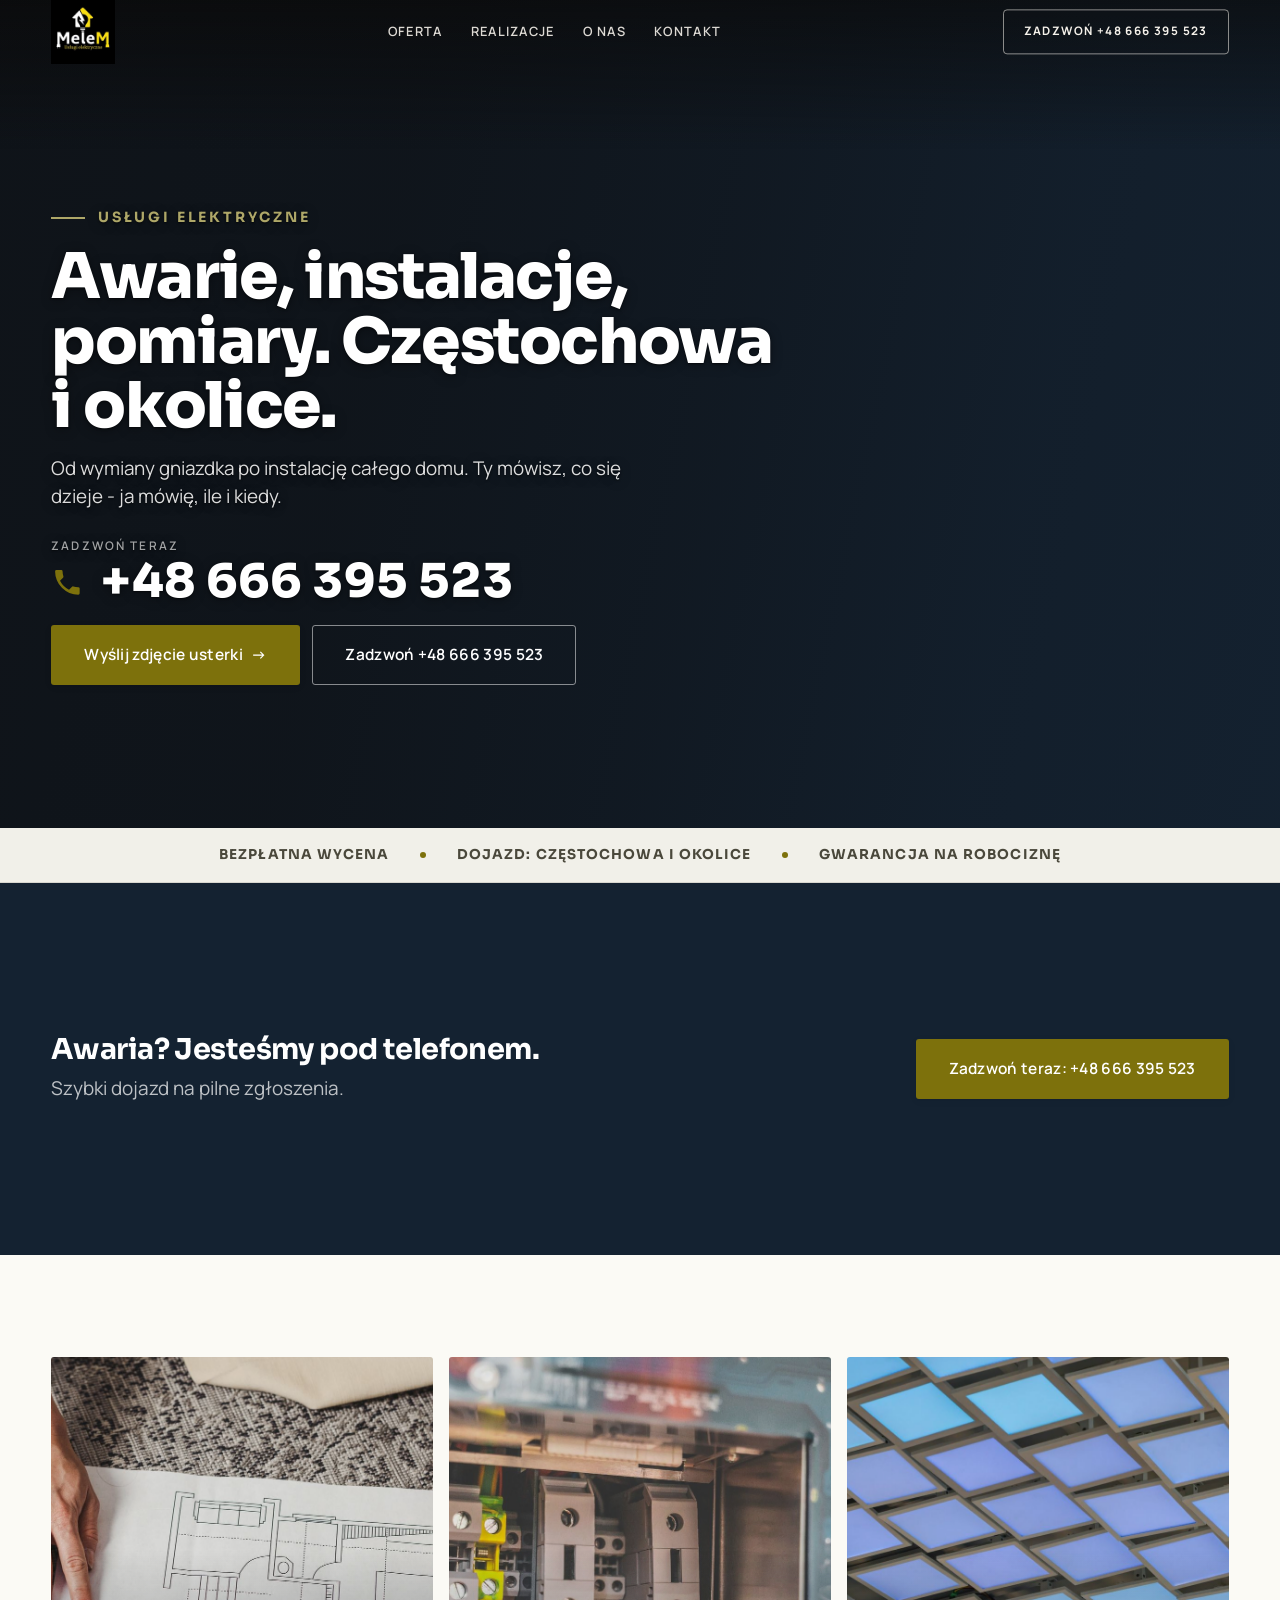
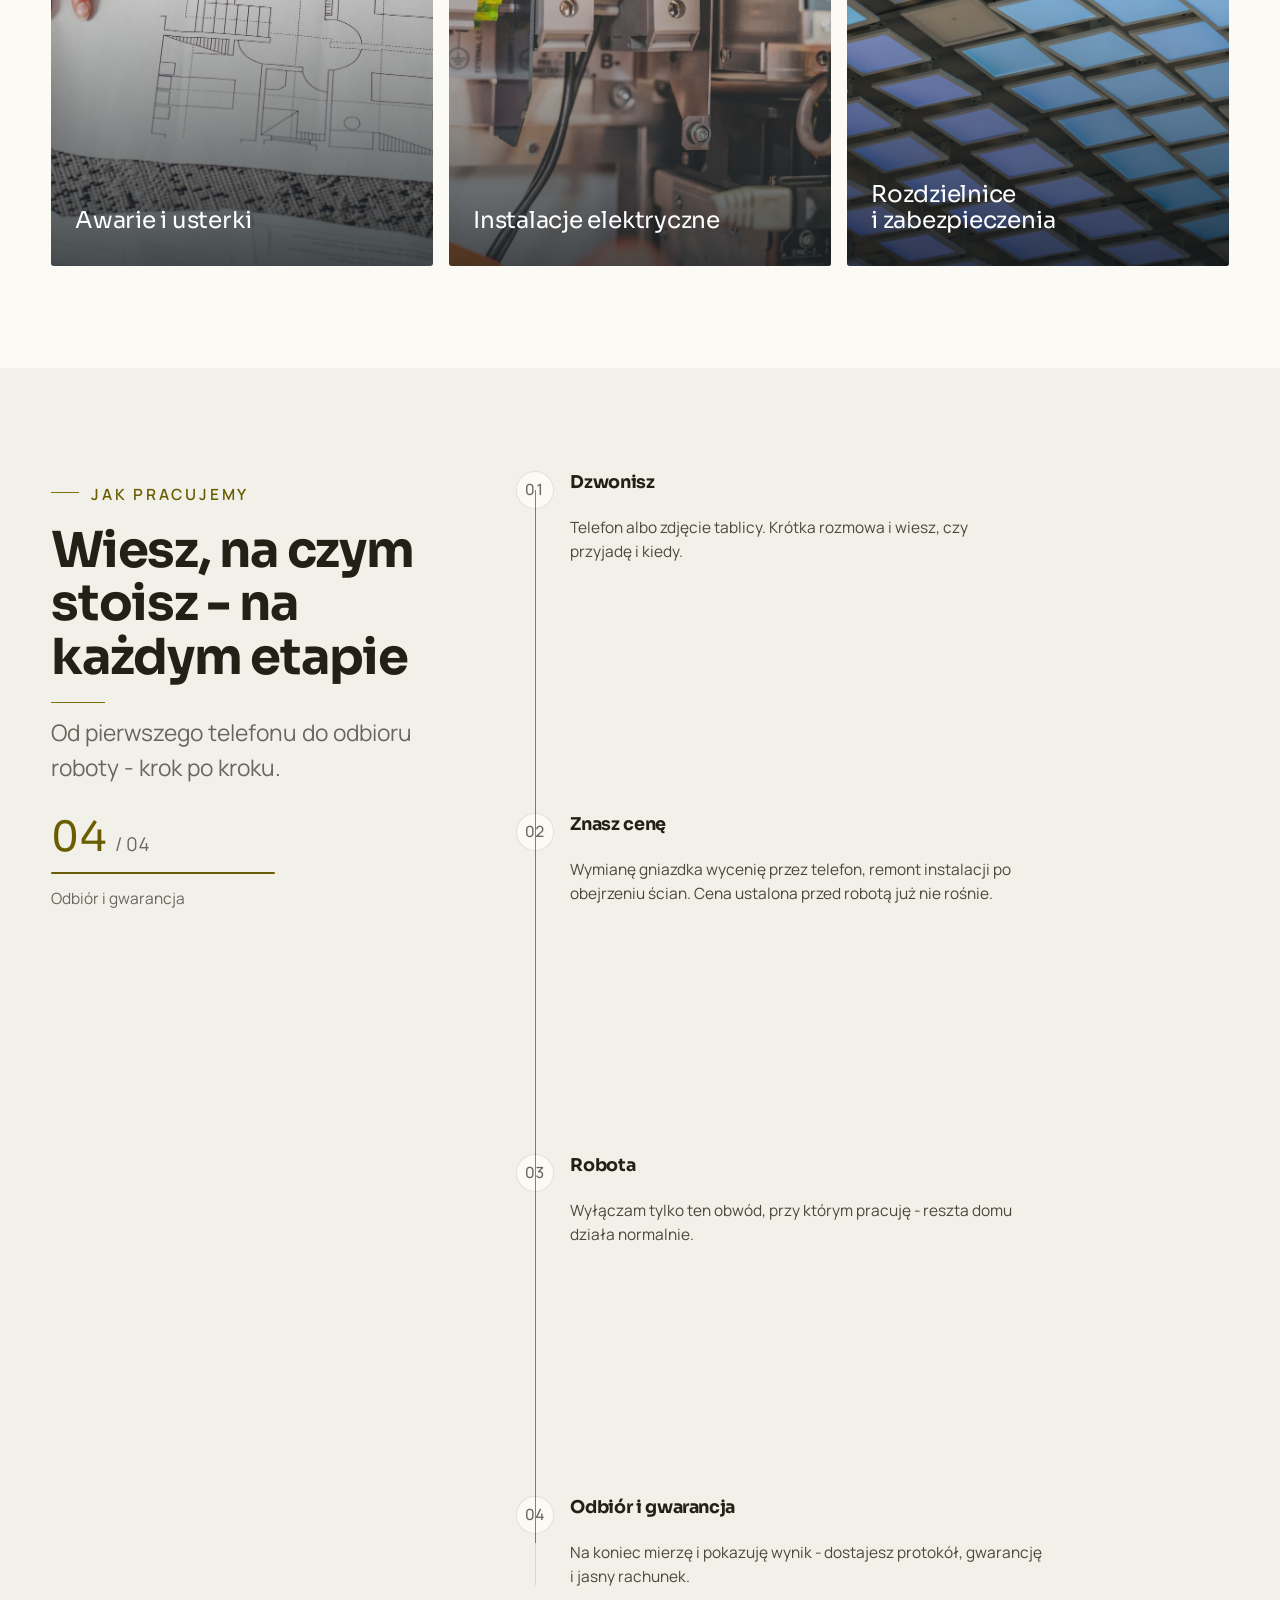
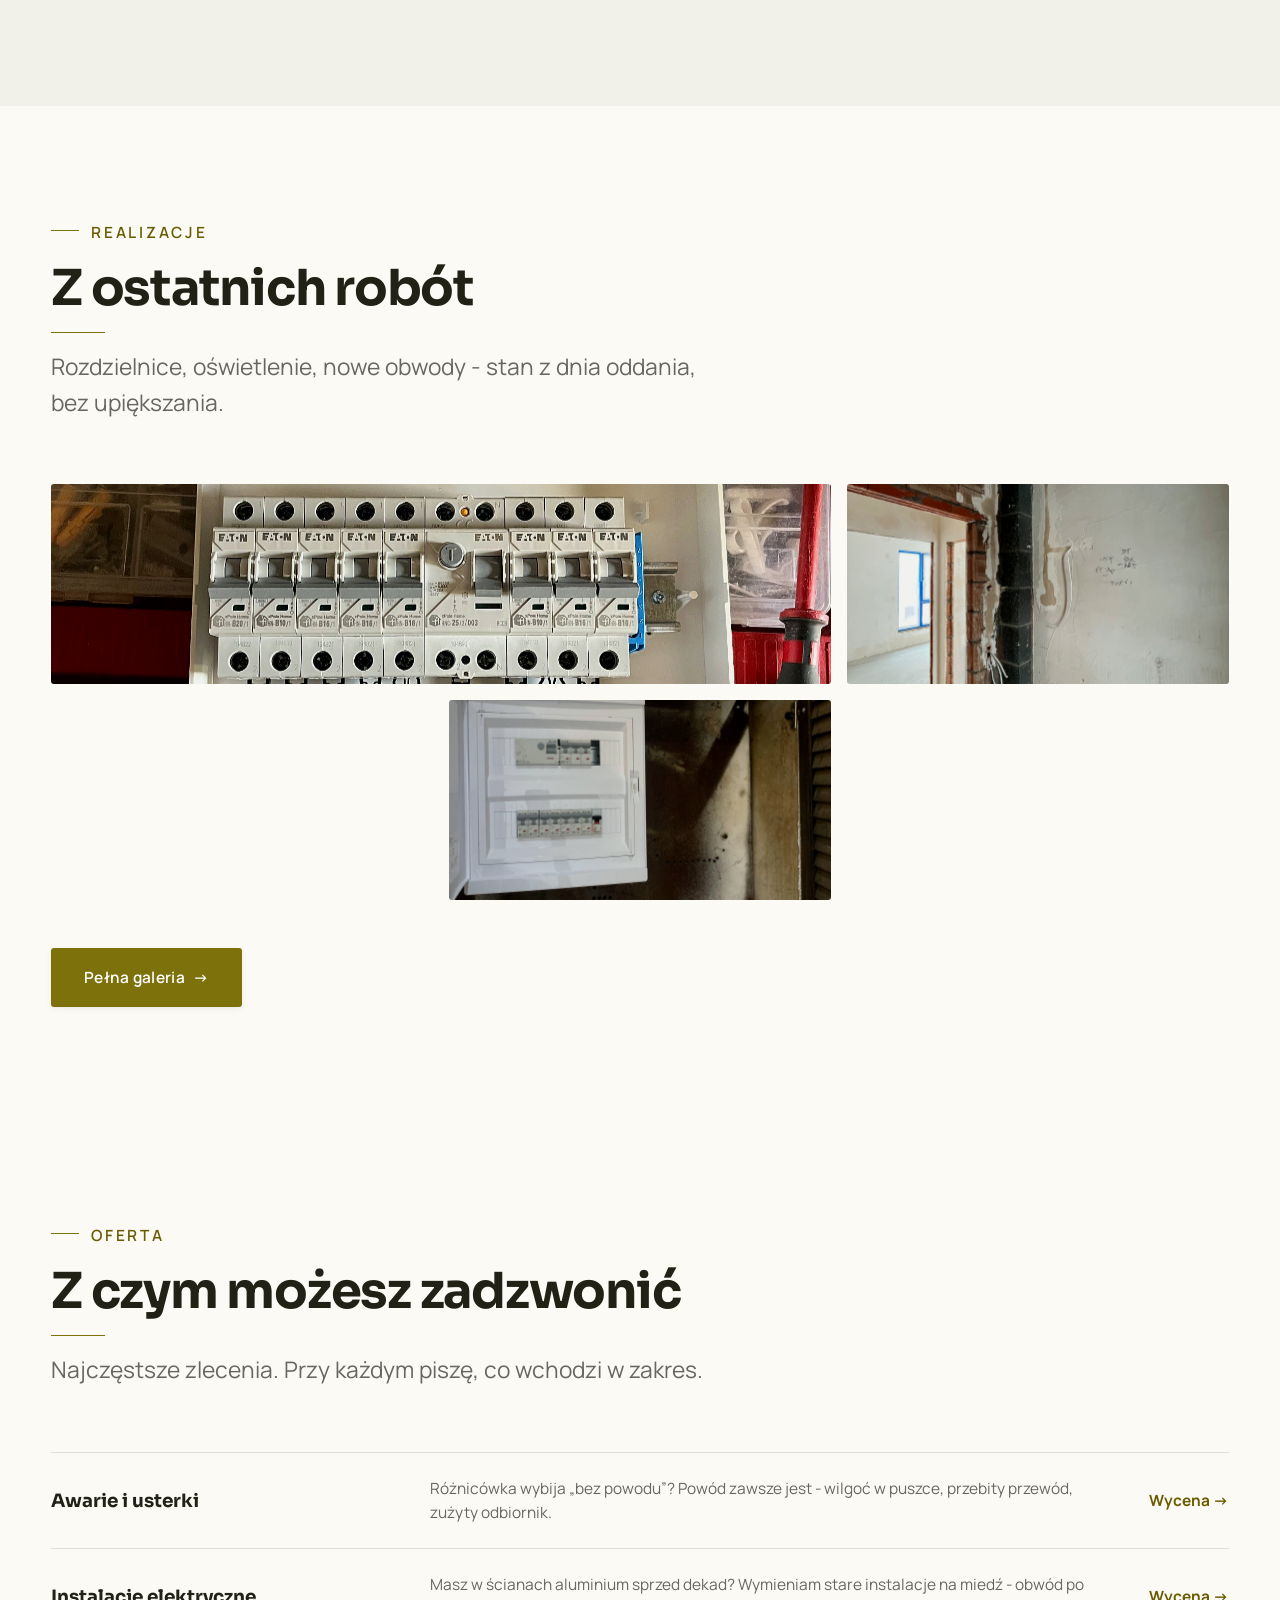
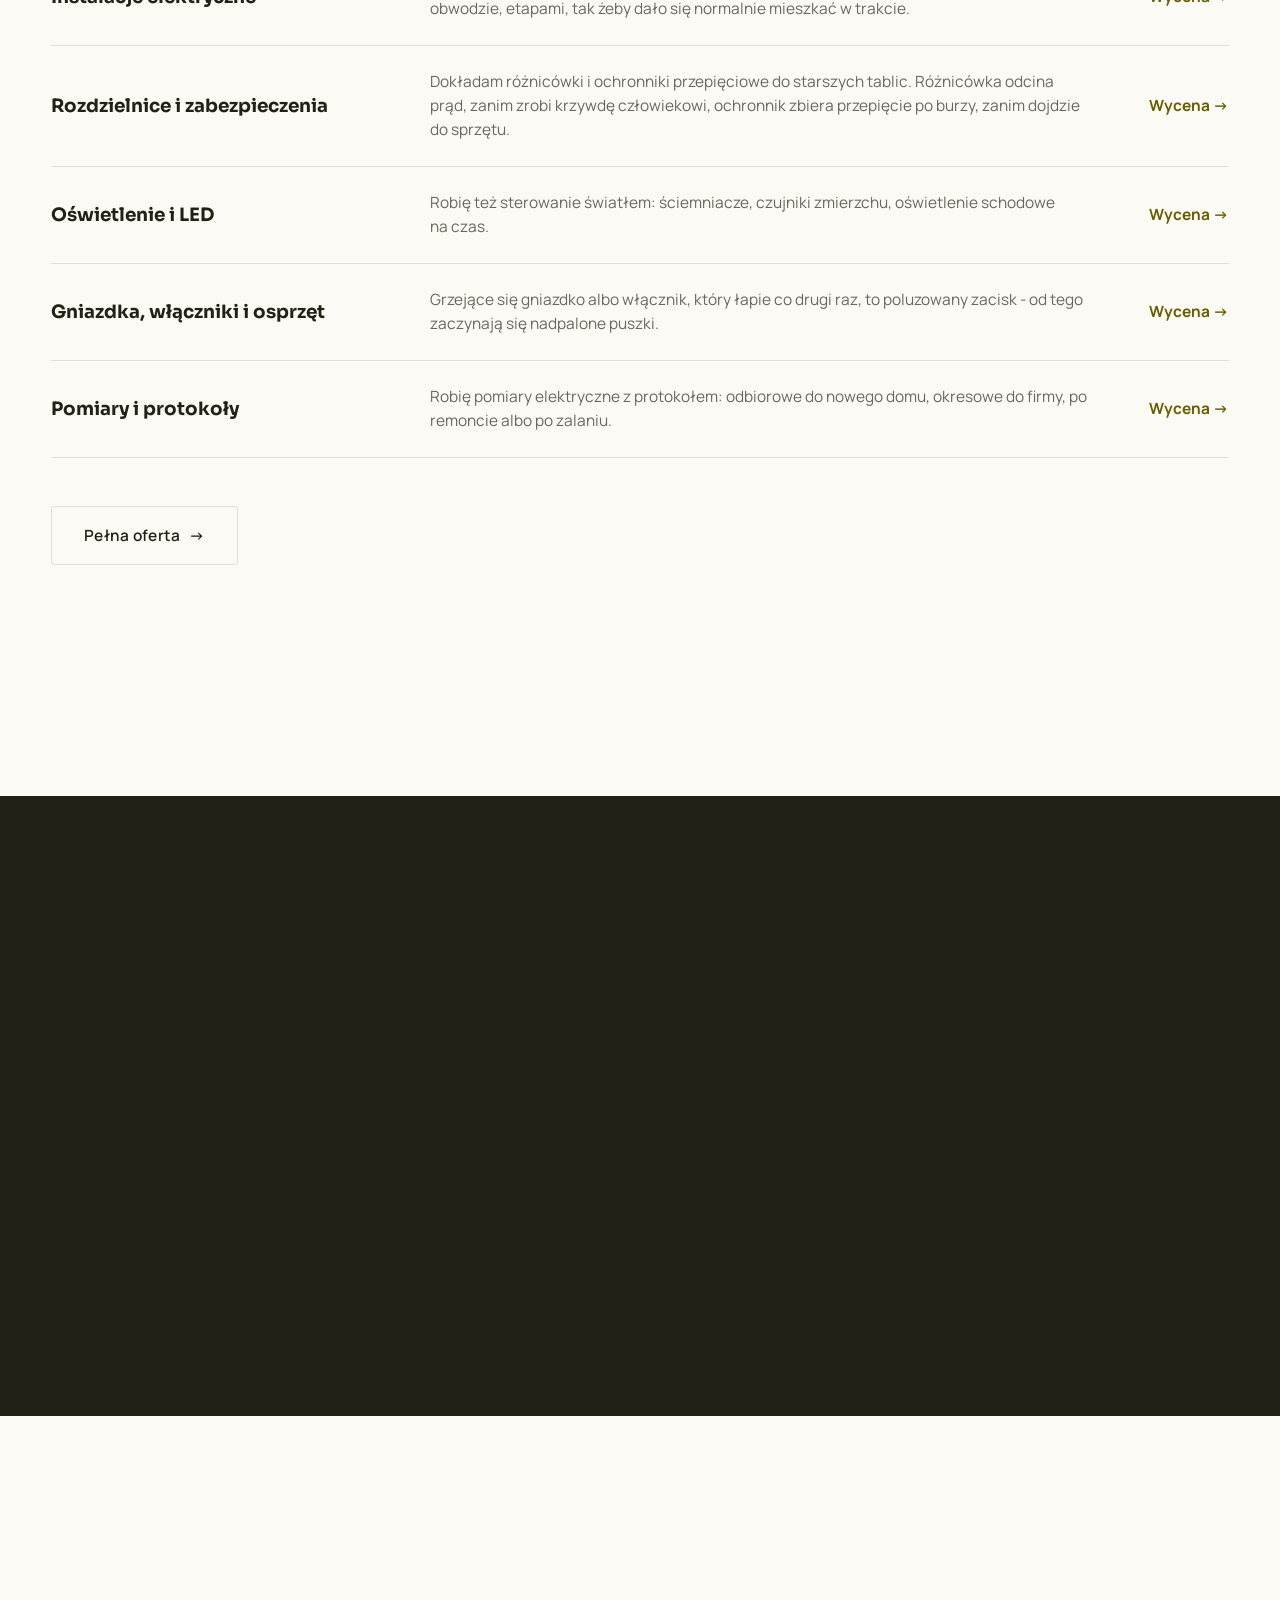
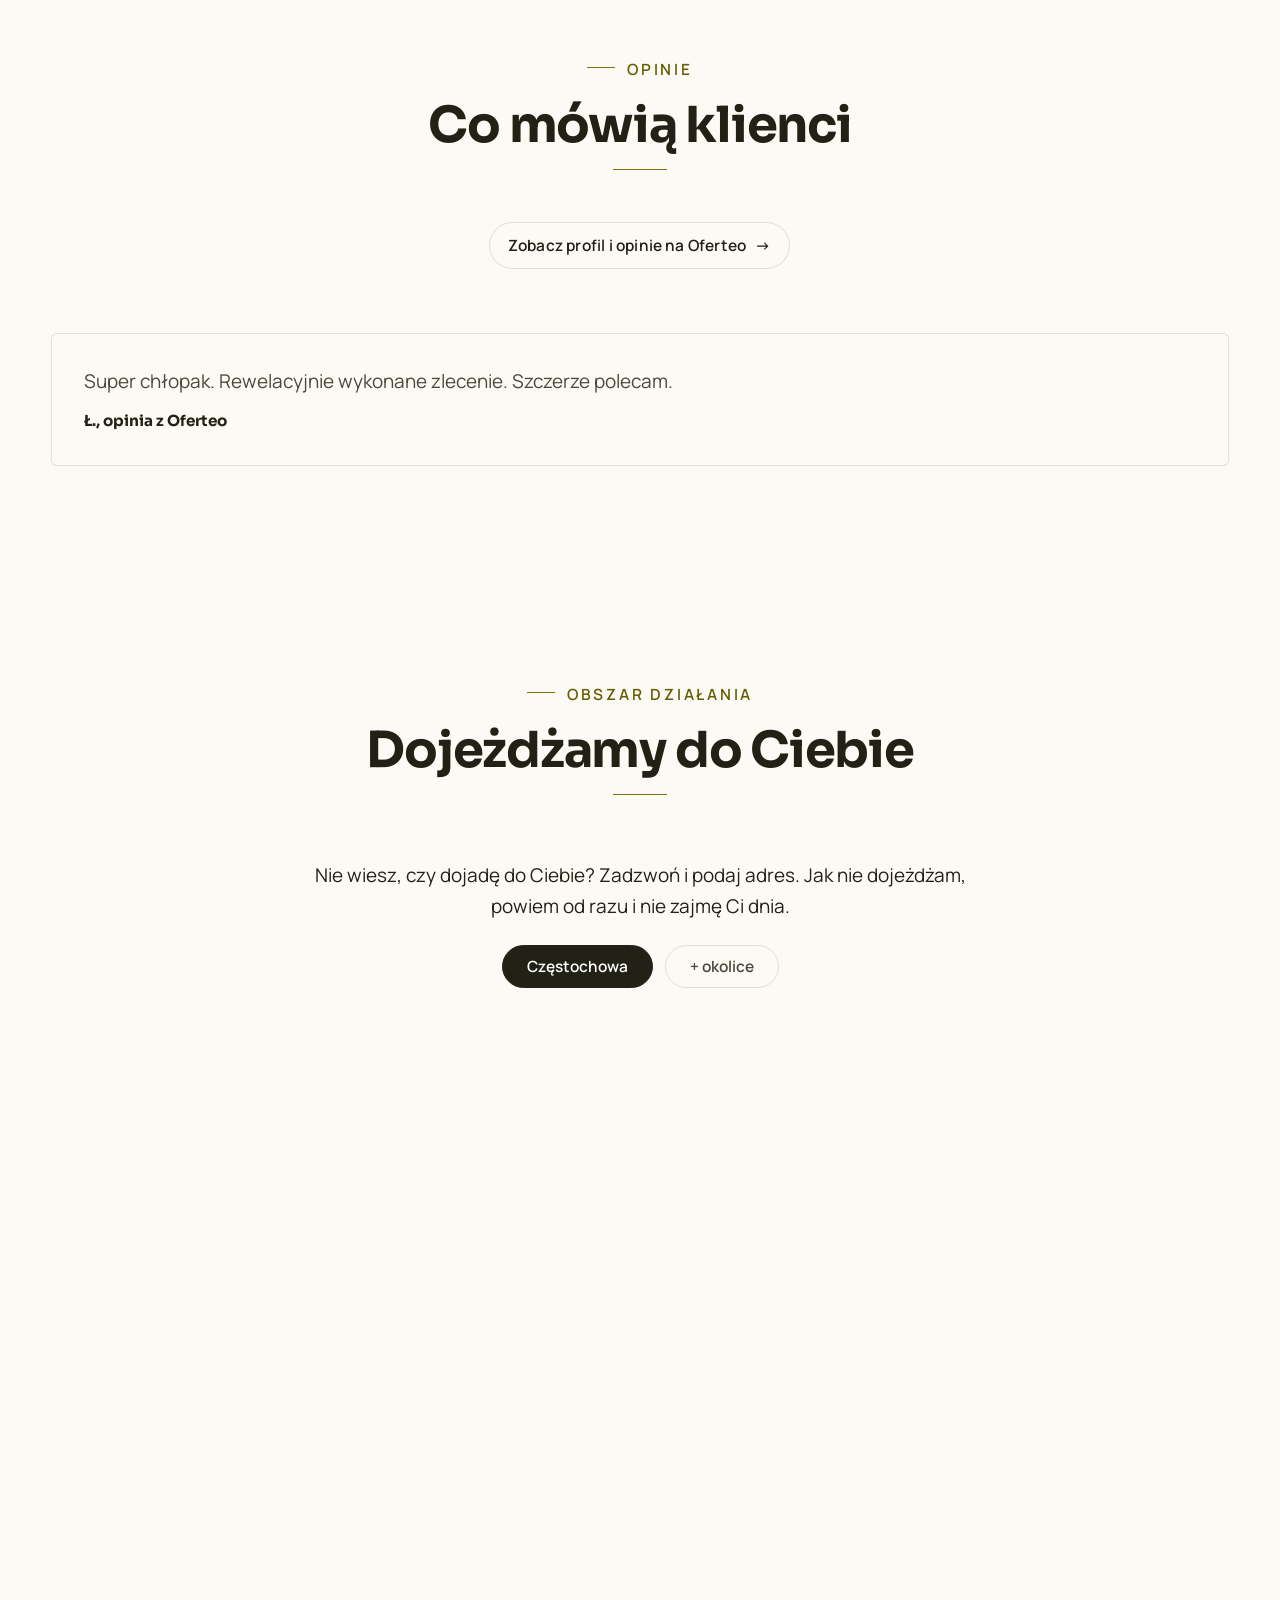
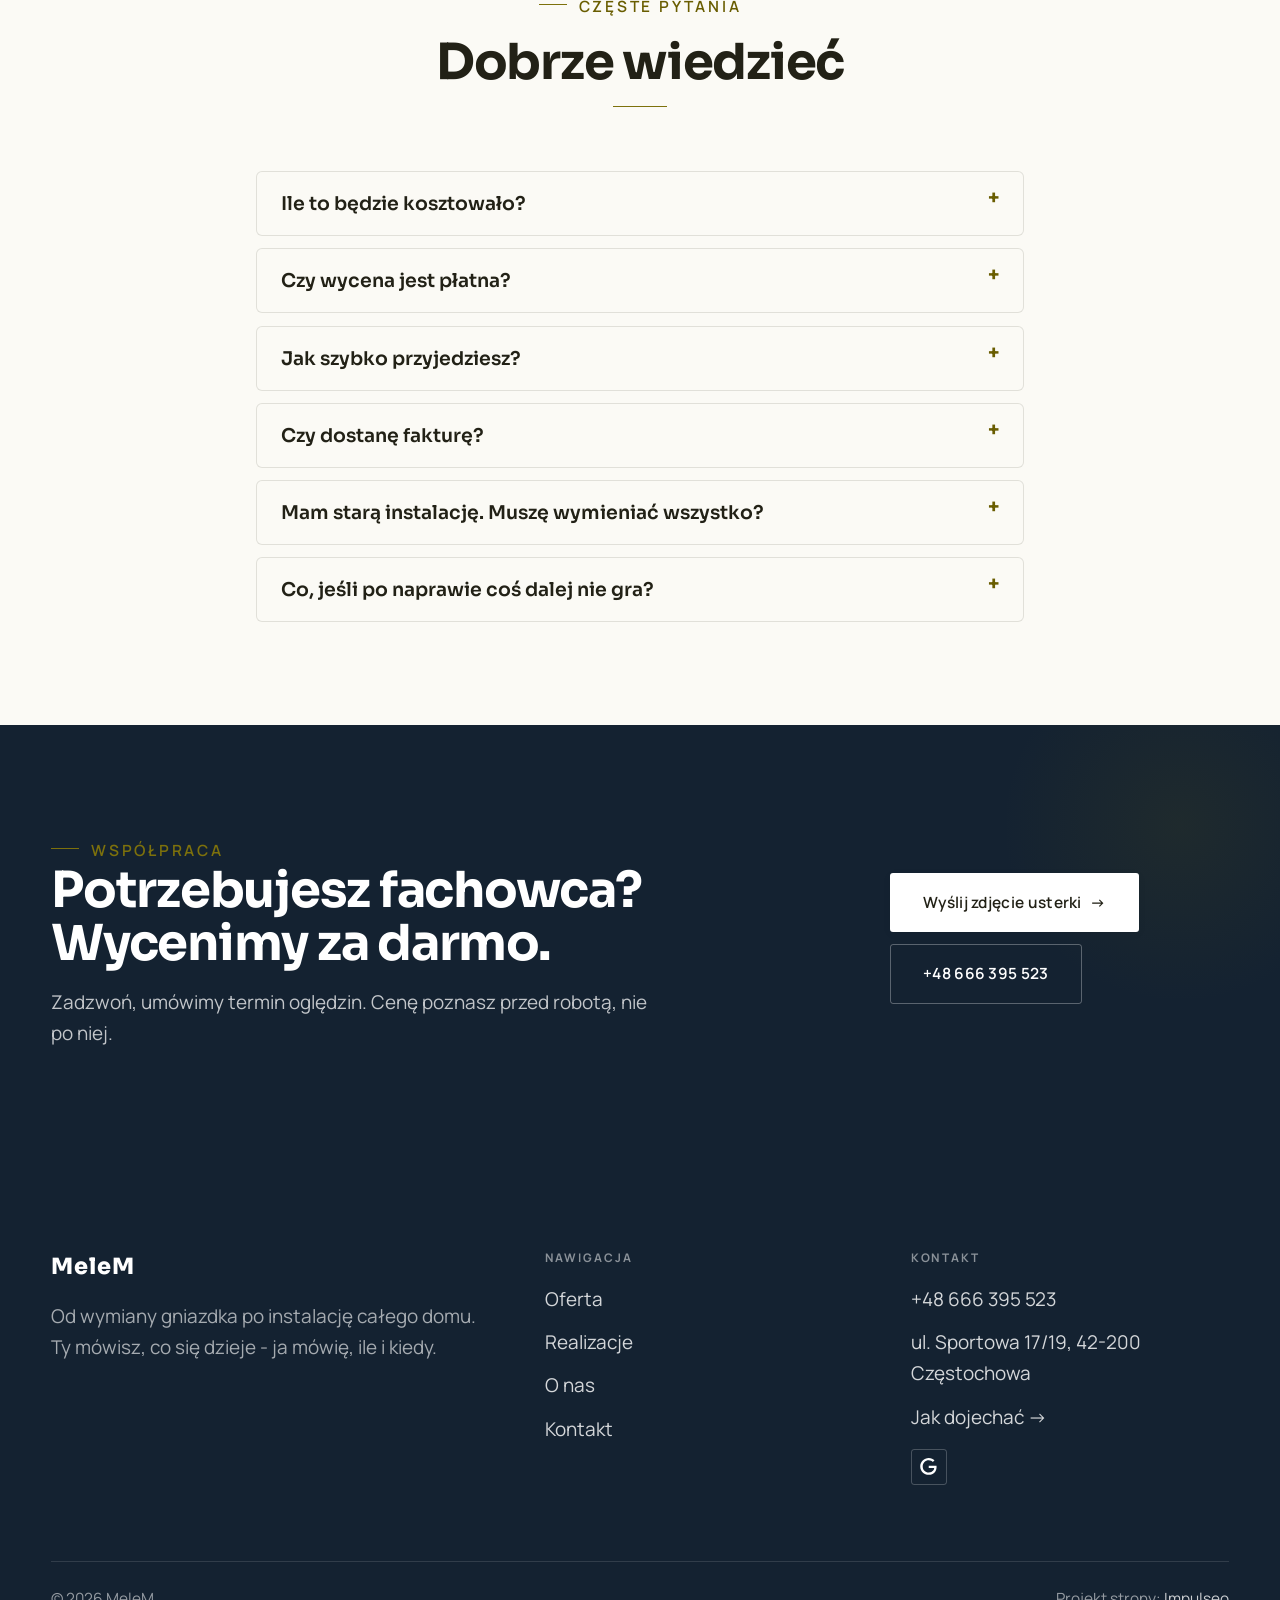
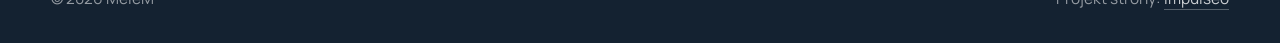
<file: index.html>
<!DOCTYPE html>
<html lang="pl">
<head>
<meta charset="UTF-8">
<meta name="viewport" content="width=device-width, initial-scale=1.0">
<title>MeleM - elektryk, awarie i instalacje</title>
<meta name="description" content="Elektryk w Częstochowie z dojazdem. Awarie, instalacje, rozdzielnice, oświetlenie, pomiary z protokołem. Cenę znasz przed robotą. Zadzwoń: +48 666 395 523.">
<link rel="canonical" href="https://impulseo-pl.github.io/melem/">
<meta name="robots" content="noindex, nofollow">
<meta property="og:type" content="website">
<meta property="og:locale" content="pl_PL">
<meta property="og:site_name" content="MeleM">
<meta property="og:title" content="MeleM - elektryk, awarie i instalacje">
<meta property="og:description" content="Elektryk w Częstochowie z dojazdem. Awarie, instalacje, rozdzielnice, oświetlenie, pomiary z protokołem. Cenę znasz przed robotą. Zadzwoń: +48 666 395 523.">
<meta property="og:url" content="https://impulseo-pl.github.io/melem/">
<meta property="og:image" content="https://impulseo-pl.github.io/melem/img/og.jpg">
<meta property="og:image:width" content="1200">
<meta property="og:image:height" content="630">
<meta name="twitter:card" content="summary_large_image">
<script type="application/ld+json">{"@context": "https://schema.org", "@type": "Electrician", "name": "MeleM", "url": "https://impulseo-pl.github.io/melem/", "telephone": "+48666395523", "image": "https://impulseo-pl.github.io/melem/img/og.jpg", "areaServed": "Częstochowa", "sameAs": ["https://www.google.com/maps/place/MeleM/@50.7802406,19.1270431,17z/data=!3m1!4b1!4m6!3m5!1s0x8725fdcbf746c635:0xc85211309c94ad04!8m2!3d50.7802406!4d19.1270431"]}</script>
<link rel="preconnect" href="https://fonts.googleapis.com">
<link rel="preconnect" href="https://fonts.gstatic.com" crossorigin>
<link href="https://fonts.googleapis.com/css2?family=Sora:wght@600;700;800&family=Manrope:wght@400;500;600&display=swap" rel="stylesheet">
<link rel="stylesheet" href="assets/styles.css?v=df7b6c09">
</head>
<body>

<header class="nav">
  <div class="wrap nav-inner">
    <a class="brand brand-has-logo" href="index.html"><img class="brand-logo" src="img/logo.jpg" alt="MeleM" width="300" height="300" decoding="async"></a>
    <nav class="nav-links">
      <a href="oferta.html">Oferta</a>
      <a href="realizacje.html">Realizacje</a>
      <a href="o-nas.html">O nas</a>
      <a href="kontakt.html">Kontakt</a>
      <a href="tel:+48666395523" class="btn btn-accent">Zadzwoń +48 666 395 523</a>
    </nav>
    <button class="nav-toggle" aria-label="Menu"><span></span><span></span><span></span></button>
  </div>
</header>

<main>
<section class="hero-fach">
  <img class="hf-photo" src="img/hero.jpg" fetchpriority="high" data-rotate="img/g4.jpg|img/g15.jpg" alt="MeleM" width="1880" height="1255">
  <div class="hf-panel">
    <div class="hf-inner">
      <span class="hf-kicker">Usługi elektryczne</span>
      <h1 class="hf-title">Awarie, instalacje, pomiary. Częstochowa i okolice. <em></em></h1>
      <p class="hf-lead">Od wymiany gniazdka po instalację całego domu. Ty mówisz, co się dzieje - ja mówię, ile i kiedy.</p>
      <a class="hf-phone" href="tel:+48666395523"><span class="hf-phone-lab">Zadzwoń teraz</span><span class="hf-phone-num"><svg class="ico-tel" width="16" height="16" viewBox="0 0 24 24" fill="none" aria-hidden="true"><path d="M6.6 10.8a15.5 15.5 0 0 0 6.6 6.6l2.2-2.2a1 1 0 0 1 1-.24 11.4 11.4 0 0 0 3.6.58 1 1 0 0 1 1 1V20a1 1 0 0 1-1 1A17 17 0 0 1 3 4a1 1 0 0 1 1-1h3.5a1 1 0 0 1 1 1c0 1.25.2 2.46.58 3.6a1 1 0 0 1-.25 1l-2.23 2.2Z" fill="currentColor"/></svg> +48 666 395 523</span></a>
      <div class="hf-actions">
        <a href="kontakt.html" class="btn btn-accent">Wyślij zdjęcie usterki <span class="arr">→</span></a>
        <a href="tel:+48666395523" class="btn btn-ghost hf-ghost">Zadzwoń +48 666 395 523</a>
      </div>
    </div>
  </div>
</section>
<section class="fach-promise">
  <div class="wrap">
    <ul class="fp-row reveal"><li>Bezpłatna wycena</li><li>Dojazd: Częstochowa i okolice</li><li>Gwarancja na robociznę</li></ul>
  </div>
</section>
<section class="awaria">
  <div class="wrap">
      <div class="reveal">
        <h3>Awaria? Jesteśmy pod telefonem.</h3>
        <p>Szybki dojazd na pilne zgłoszenia.</p>
      </div>
      <a class="btn btn-accent" href="tel:+48666395523">Zadzwoń teraz: +48 666 395 523</a>
  </div>
</section>
<section class="gateways-band">
  <div class="wrap">
    <div class="gateways">
      <a href="oferta.html" class="gateway reveal"><img src="img/g10.jpg" alt="Awarie i usterki" loading="lazy" width="1880" height="1253" decoding="async"><span class="g-ttl">Awarie i usterki</span></a>
      <a href="oferta.html" class="gateway reveal"><img src="img/g11.jpg" alt="Instalacje elektryczne" loading="lazy" width="1880" height="1253" decoding="async"><span class="g-ttl">Instalacje elektryczne</span></a>
      <a href="oferta.html" class="gateway reveal"><img src="img/g12.jpg" alt="Rozdzielnice i zabezpieczenia" loading="lazy" width="1880" height="1254" decoding="async"><span class="g-ttl">Rozdzielnice i zabezpieczenia</span></a>
    </div>
  </div>
</section>
<section class="proces proces-os fachowcy">
  <div class="wrap proc-grid">
    <div class="proc-side">
      <div class="head reveal">
        <span class="eyebrow">Jak pracujemy</span>
        <h2>Wiesz, na czym stoisz - na każdym etapie</h2>
        <p>Od pierwszego telefonu do odbioru roboty - krok po kroku.</p>
      </div>
      <div class="proc-count" aria-hidden="true"><span class="pc-cur">01</span><span class="pc-all">/ 04</span></div>
      <div class="proc-bar" aria-hidden="true"><i></i></div>
      <p class="proc-now" aria-hidden="true">Dzwonisz</p>
    </div>
    <ol class="proces-line">
      <li class="reveal"><span class="pno">01</span><h3>Dzwonisz</h3><p>Telefon albo zdjęcie tablicy. Krótka rozmowa i wiesz, czy przyjadę i kiedy.</p></li>
      <li class="reveal"><span class="pno">02</span><h3>Znasz cenę</h3><p>Wymianę gniazdka wycenię przez telefon, remont instalacji po obejrzeniu ścian. Cena ustalona przed robotą już nie rośnie.</p></li>
      <li class="reveal"><span class="pno">03</span><h3>Robota</h3><p>Wyłączam tylko ten obwód, przy którym pracuję - reszta domu działa normalnie.</p></li>
      <li class="reveal"><span class="pno">04</span><h3>Odbiór i gwarancja</h3><p>Na koniec mierzę i pokazuję wynik - dostajesz protokół, gwarancję i jasny rachunek.</p></li>
    </ol>
  </div>
</section>
<section>
  <div class="wrap">
    <div class="head reveal">
      <span class="eyebrow">Realizacje</span>
      <h2>Z ostatnich robót</h2>
      <p>Rozdzielnice, oświetlenie, nowe obwody - stan z dnia oddania, bez upiększania.</p>
    </div>
    <div class="gallery">
      <div class="tile t-two3 reveal"><img src="img/g1.jpg" alt="MeleM" loading="lazy" width="1533" height="2048" decoding="async"></div>
      <div class="tile t-third reveal"><img src="img/g2.jpg" alt="MeleM" loading="lazy" width="1533" height="2048" decoding="async"></div>
      <div class="tile t-third reveal"><img src="img/g3.jpg" alt="MeleM" loading="lazy" width="1533" height="2048" decoding="async"></div>
      <div class="tile t-third reveal"><img src="img/g5.jpg" alt="MeleM" loading="lazy" width="1533" height="2048" decoding="async"></div>
      <div class="tile t-third reveal"><img src="img/g6.jpg" alt="MeleM" loading="lazy" width="1530" height="2044" decoding="async"></div>
    </div>
    <div style="margin-top:var(--space-7)" class="reveal"><a href="realizacje.html" class="btn btn-accent">Pełna galeria <span class="arr">→</span></a></div>
  </div>
</section>
<section class="fach-uslugi">
  <div class="wrap">
    <div class="head reveal">
      <span class="eyebrow">Oferta</span>
      <h2>Z czym możesz zadzwonić</h2>
      <p>Najczęstsze zlecenia. Przy każdym piszę, co wchodzi w zakres.</p>
    </div>
    <ul class="fu-list">
      <li class="fu-row reveal"><div class="fu-name">Awarie i usterki</div><div class="fu-desc">Różnicówka wybija „bez powodu”? Powód zawsze jest - wilgoć w puszce, przebity przewód, zużyty odbiornik.</div><a class="fu-cta" href="kontakt.html">Wycena <span class="arr">→</span></a></li>
      <li class="fu-row reveal"><div class="fu-name">Instalacje elektryczne</div><div class="fu-desc">Masz w ścianach aluminium sprzed dekad? Wymieniam stare instalacje na miedź - obwód po obwodzie, etapami, tak żeby dało się normalnie mieszkać w trakcie.</div><a class="fu-cta" href="kontakt.html">Wycena <span class="arr">→</span></a></li>
      <li class="fu-row reveal"><div class="fu-name">Rozdzielnice i zabezpieczenia</div><div class="fu-desc">Dokładam różnicówki i ochronniki przepięciowe do starszych tablic. Różnicówka odcina prąd, zanim zrobi krzywdę człowiekowi, ochronnik zbiera przepięcie po burzy, zanim dojdzie do sprzętu.</div><a class="fu-cta" href="kontakt.html">Wycena <span class="arr">→</span></a></li>
      <li class="fu-row reveal"><div class="fu-name">Oświetlenie i LED</div><div class="fu-desc">Robię też sterowanie światłem: ściemniacze, czujniki zmierzchu, oświetlenie schodowe na czas.</div><a class="fu-cta" href="kontakt.html">Wycena <span class="arr">→</span></a></li>
      <li class="fu-row reveal"><div class="fu-name">Gniazdka, włączniki i osprzęt</div><div class="fu-desc">Grzejące się gniazdko albo włącznik, który łapie co drugi raz, to poluzowany zacisk - od tego zaczynają się nadpalone puszki.</div><a class="fu-cta" href="kontakt.html">Wycena <span class="arr">→</span></a></li>
      <li class="fu-row reveal"><div class="fu-name">Pomiary i protokoły</div><div class="fu-desc">Robię pomiary elektryczne z protokołem: odbiorowe do nowego domu, okresowe do firmy, po remoncie albo po zalaniu.</div><a class="fu-cta" href="kontakt.html">Wycena <span class="arr">→</span></a></li>
    </ul>
    <div style="margin-top:var(--space-7)" class="reveal"><a href="oferta.html" class="btn btn-ghost">Pełna oferta <span class="arr">→</span></a></div>
  </div>
</section>
<section class="stopklatka" aria-hidden="true">
  <div class="stk-bg" style="background-image:url(img/g13.jpg)"></div>
</section>
<section class="opinie">
  <div class="wrap">
    <div class="head center reveal">
      <span class="eyebrow">Opinie</span>
      <h2>Co mówią klienci</h2>
    </div>
    <p class="op-meta reveal"><a class="op-google" href="https://www.oferteo.pl/melem/firma/7462598" target="_blank" rel="noopener"><span>Zobacz profil i opinie na Oferteo</span><span class="arr">→</span></a></p>
    <div class="opinie-grid">
      <figure class="op-card reveal"><blockquote>Super chłopak. Rewelacyjnie wykonane zlecenie. Szczerze polecam.</blockquote><span class="op-autor">Ł., opinia z Oferteo</span></figure>
    </div>
  </div>
</section>
<section class="obszar">
  <div class="wrap">
    <div class="head center reveal">
      <span class="eyebrow">Obszar działania</span>
      <h2>Dojeżdżamy do Ciebie</h2>
    </div>
    <p class="obszar-txt reveal" style="text-align:center;max-width:60ch;margin:0 auto 1.4rem">Nie wiesz, czy dojadę do Ciebie? Zadzwoń i podaj adres. Jak nie dojeżdżam, powiem od razu i nie zajmę Ci dnia.</p>
    <ul class="obszar-list reveal"><li class="is-home">Częstochowa</li><li>+ okolice</li></ul>
    <div class="obszar-mapa reveal" style="margin-top:var(--space-7)">
      <iframe title="Obszar działania - Częstochowa i okolice" src="https://maps.google.com/maps?q=50.7802406%2C19.1270431&amp;z=11&amp;output=embed" loading="lazy" referrerpolicy="no-referrer-when-downgrade" style="width:100%;height:clamp(280px,38vh,420px);border:0;display:block;border-radius:var(--r-md)"></iframe>
    </div>
  </div>
</section>
<section class="faq-klinika">
  <div class="wrap">
    <div class="head center reveal">
      <span class="eyebrow">Częste pytania</span>
      <h2>Dobrze wiedzieć</h2>
    </div>
    <div class="faq-list">
      <details class="faq-item reveal"><summary>Ile to będzie kosztowało?</summary><p>Zależy, co się dzieje - dlatego wypytuję przez telefon i od razu podaję widełki. Ostateczną cenę ustalamy przy oględzinach, zanim zacznę.</p></details>
      <details class="faq-item reveal"><summary>Czy wycena jest płatna?</summary><p>Nie. Przyjazd i wycena w Częstochowie i najbliższej okolicy są bezpłatne - płacisz dopiero za umówioną robotę.</p></details>
      <details class="faq-item reveal"><summary>Jak szybko przyjedziesz?</summary><p>Brak prądu w całym domu to pilny wyjazd - przestawiam grafik. Dołożenie gniazdka spokojnie poczeka na umówiony termin.</p></details>
      <details class="faq-item reveal"><summary>Czy dostanę fakturę?</summary><p>Tak, na firmę albo na osobę prywatną. Dokument dostajesz od razu - razem z protokołem, jeśli robiłem pomiary.</p></details>
      <details class="faq-item reveal"><summary>Mam starą instalację. Muszę wymieniać wszystko?</summary><p>Aluminium w ścianach to jeszcze nie wyrok, ale ma swoje lata i lubi luzujące się zaciski. Mówię wprost, co wymienić od razu, a co można zaplanować - z cenami, żebyś mógł rozłożyć to w czasie.</p></details>
      <details class="faq-item reveal"><summary>Co, jeśli po naprawie coś dalej nie gra?</summary><p>Wracam i mierzę jeszcze raz. Moja wina - poprawiam za darmo; wyszło coś nowego - mówię wprost, co i za ile.</p></details>
    </div>
  </div>
</section>
<section class="cta">
  <div class="wrap">
    <div class="reveal">
      <span class="eyebrow">Współpraca</span>
      <h2>Potrzebujesz fachowca? Wycenimy za darmo.</h2>
      <p>Zadzwoń, umówimy termin oględzin. Cenę poznasz przed robotą, nie po niej.</p>
    </div>
    <div class="cta-actions reveal">
      <a href="kontakt.html" class="btn btn-light">Wyślij zdjęcie usterki <span class="arr">→</span></a>
      <a href="tel:+48666395523" class="btn btn-ghost btn-ghost-cta">+48 666 395 523</a>
    </div>
  </div>
</section>
</main>

<footer>
  <div class="wrap">
    <div class="foot-grid">
      <div class="foot-brand">
        <div class="name">MeleM</div>
        <p>Od wymiany gniazdka po instalację całego domu. Ty mówisz, co się dzieje - ja mówię, ile i kiedy.</p>
      </div>
      <div class="foot-col">
        <h4>Nawigacja</h4>
        <a href="oferta.html">Oferta</a>
        <a href="realizacje.html">Realizacje</a>
        <a href="o-nas.html">O nas</a>
        <a href="kontakt.html">Kontakt</a>
      </div>
      <div class="foot-col">
        <h4>Kontakt</h4>
        <a href="tel:+48666395523">+48 666 395 523</a>
        <p>ul. Sportowa 17/19, 42-200 Częstochowa</p>
        <a href="https://www.google.com/maps/place/MeleM/@50.7802406,19.1270431,17z/data=!3m1!4b1!4m6!3m5!1s0x8725fdcbf746c635:0xc85211309c94ad04!8m2!3d50.7802406!4d19.1270431" target="_blank" rel="noopener">Jak dojechać →</a>
      <div class="foot-soc">
        <a class="soc" href="https://www.google.com/maps/place/MeleM/@50.7802406,19.1270431,17z/data=!3m1!4b1!4m6!3m5!1s0x8725fdcbf746c635:0xc85211309c94ad04!8m2!3d50.7802406!4d19.1270431" target="_blank" rel="noopener" aria-label="Google - MeleM"><svg viewBox="0 0 24 24" aria-hidden="true" focusable="false"><path d="M12.48 10.92v3.28h7.84c-.24 1.84-.853 3.187-1.787 4.133-1.147 1.147-2.933 2.4-6.053 2.4-4.827 0-8.6-3.893-8.6-8.72s3.773-8.72 8.6-8.72c2.6 0 4.507 1.027 5.907 2.347l2.307-2.307C18.747 1.44 16.133 0 12.48 0 5.867 0 .307 5.387.307 12s5.56 12 12.173 12c3.573 0 6.267-1.173 8.373-3.36 2.16-2.16 2.84-5.213 2.84-7.667 0-.76-.053-1.467-.173-2.053H12.48z" fill="currentColor"/></svg></a>
      </div>
      </div>
    </div>
    <div class="foot-bot">
      <span>© 2026 MeleM</span>
      <span>Projekt strony: <a class="foot-credit" href="https://impulseo.pl" target="_blank" rel="noopener">Impulseo</a></span>
    </div>
  </div>
</footer>
<div class="sticky-call"><a class="sc-call" href="tel:+48666395523"><svg class="ico-tel" width="16" height="16" viewBox="0 0 24 24" fill="none" aria-hidden="true"><path d="M6.6 10.8a15.5 15.5 0 0 0 6.6 6.6l2.2-2.2a1 1 0 0 1 1-.24 11.4 11.4 0 0 0 3.6.58 1 1 0 0 1 1 1V20a1 1 0 0 1-1 1A17 17 0 0 1 3 4a1 1 0 0 1 1-1h3.5a1 1 0 0 1 1 1c0 1.25.2 2.46.58 3.6a1 1 0 0 1-.25 1l-2.23 2.2Z" fill="currentColor"/></svg> Zadzwoń</a><a class="sc-quote" href="kontakt.html">Wyślij zdjęcie usterki</a></div>
<div class="demo-wazne" data-do="2026-10-19" data-cykl="3" hidden><svg class="dw-ico" width="13" height="13" viewBox="0 0 24 24" fill="none" aria-hidden="true"><circle cx="12" cy="12" r="8.6" stroke="currentColor" stroke-width="1.8"/><path d="M12 7.2V12l3.3 2" stroke="currentColor" stroke-width="1.8" stroke-linecap="round"/></svg><span class="dw-txt"></span></div>

<script src="assets/main.js"></script>
</body>
</html>
</file>
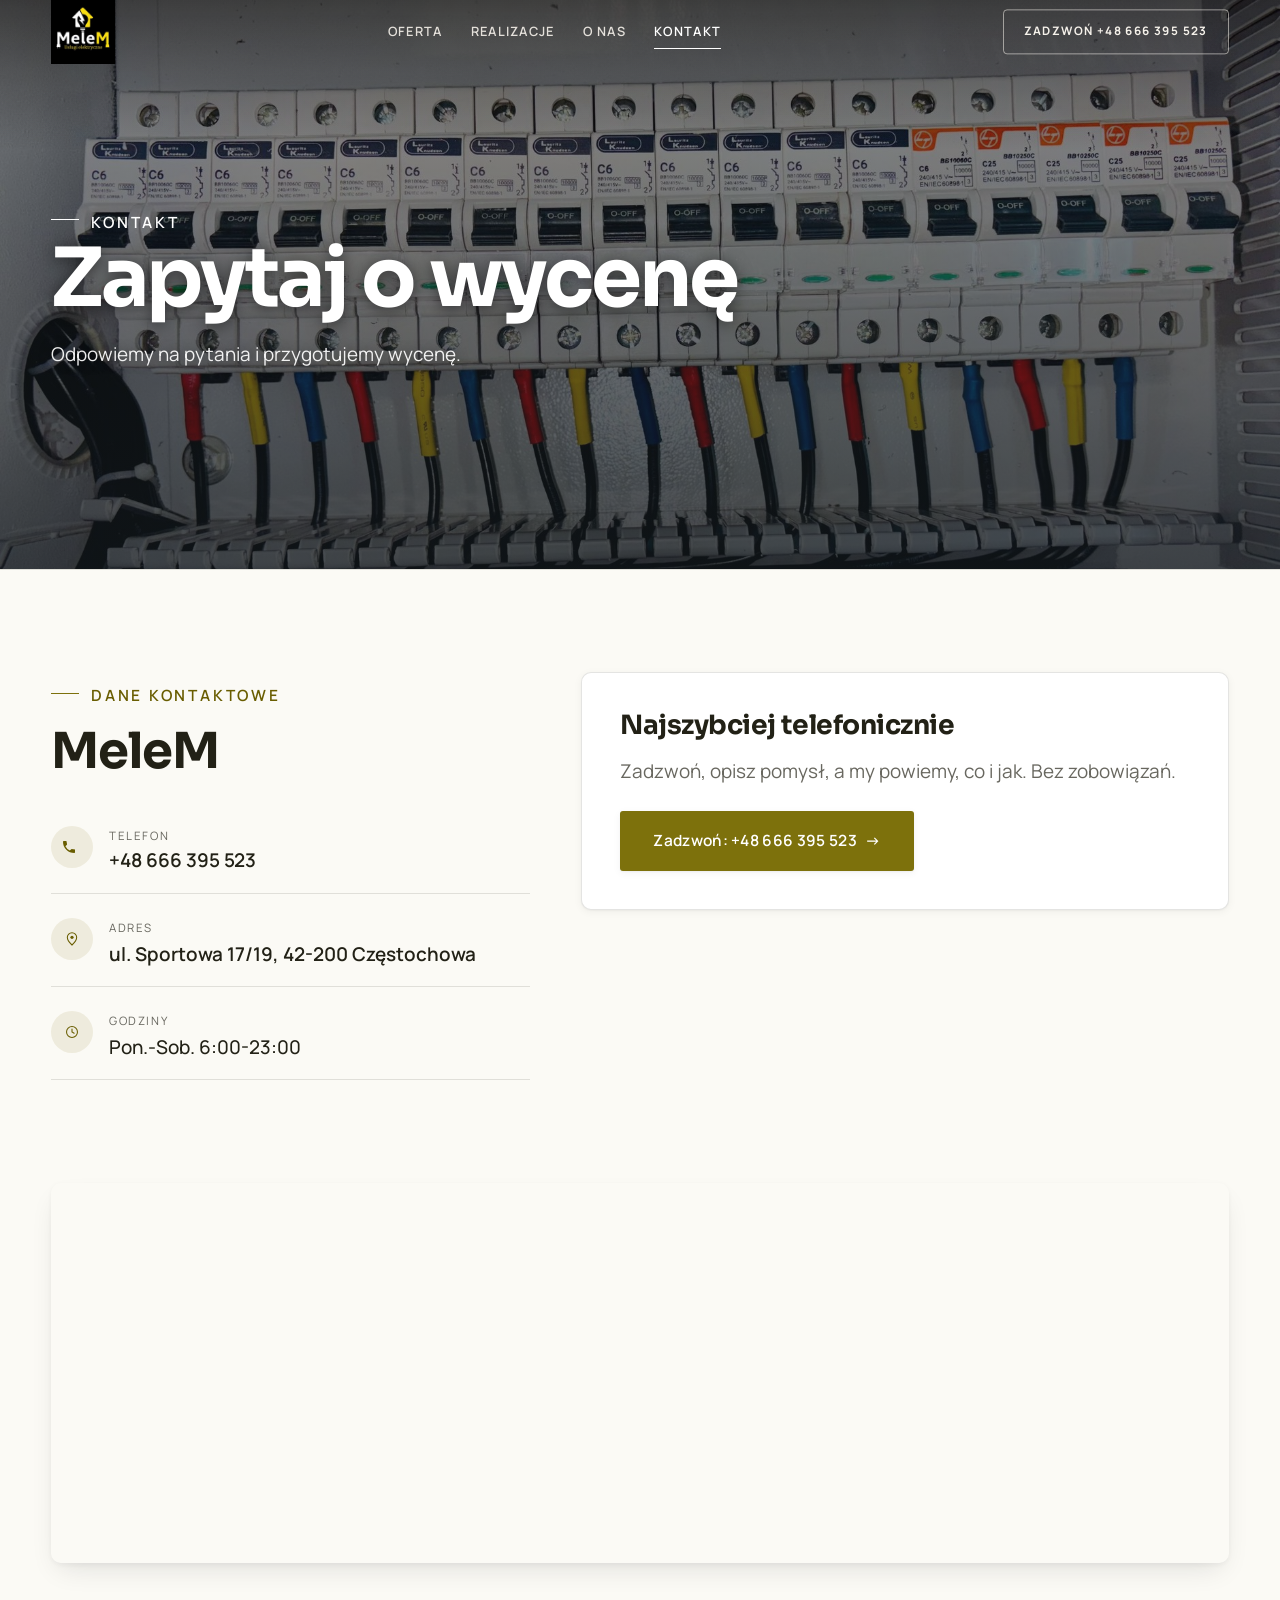
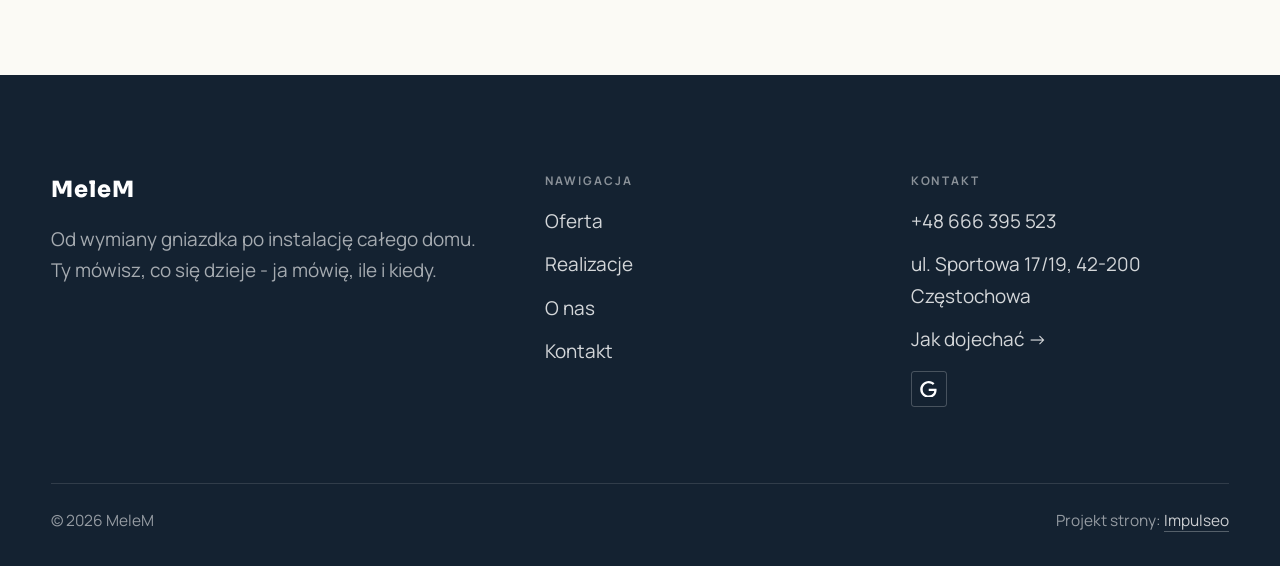
<file: kontakt.html>
<!DOCTYPE html>
<html lang="pl">
<head>
<meta charset="UTF-8">
<meta name="viewport" content="width=device-width, initial-scale=1.0">
<title>Kontakt - MeleM</title>
<meta name="description" content="Kontakt MeleM - ul. Sportowa 17/19, 42-200 Częstochowa">
<link rel="canonical" href="https://impulseo-pl.github.io/melem/kontakt.html">
<meta name="robots" content="noindex, nofollow">
<meta property="og:type" content="website">
<meta property="og:locale" content="pl_PL">
<meta property="og:site_name" content="MeleM">
<meta property="og:title" content="Kontakt - MeleM">
<meta property="og:description" content="Kontakt MeleM - ul. Sportowa 17/19, 42-200 Częstochowa">
<meta property="og:url" content="https://impulseo-pl.github.io/melem/kontakt.html">
<meta property="og:image" content="https://impulseo-pl.github.io/melem/img/og.jpg">
<meta property="og:image:width" content="1200">
<meta property="og:image:height" content="630">
<meta name="twitter:card" content="summary_large_image">
<link rel="preconnect" href="https://fonts.googleapis.com">
<link rel="preconnect" href="https://fonts.gstatic.com" crossorigin>
<link href="https://fonts.googleapis.com/css2?family=Sora:wght@600;700;800&family=Manrope:wght@400;500;600&display=swap" rel="stylesheet">
<link rel="stylesheet" href="assets/styles.css?v=df7b6c09">
</head>
<body>

<header class="nav">
  <div class="wrap nav-inner">
    <a class="brand brand-has-logo" href="index.html"><img class="brand-logo" src="img/logo.jpg" alt="MeleM" width="300" height="300" decoding="async"></a>
    <nav class="nav-links">
      <a href="oferta.html">Oferta</a>
      <a href="realizacje.html">Realizacje</a>
      <a href="o-nas.html">O nas</a>
      <a href="kontakt.html" class="active" aria-current="page">Kontakt</a>
      <a href="tel:+48666395523" class="btn btn-accent">Zadzwoń +48 666 395 523</a>
    </nav>
    <button class="nav-toggle" aria-label="Menu"><span></span><span></span><span></span></button>
  </div>
</header>

<main>
<section class="pagehead">
  <img src="img/g15.jpg" alt="MeleM - Zapytaj o wycenę" width="1880" height="1170" decoding="async">
  <div class="wrap">
    <span class="eyebrow">Kontakt</span>
    <h1>Zapytaj o wycenę</h1>
    <p>Odpowiemy na pytania i przygotujemy wycenę.</p>
  </div>
</section>
<section>
  <div class="wrap contact-grid">
    <div class="reveal">
      <span class="eyebrow">Dane kontaktowe</span>
      <h2 style="margin:var(--space-4) 0 var(--space-6)">MeleM</h2>
      <div class="info-list">
        <div class="info-row"><div class="ic"><svg class="ico-tel" width="16" height="16" viewBox="0 0 24 24" fill="none" aria-hidden="true"><path d="M6.6 10.8a15.5 15.5 0 0 0 6.6 6.6l2.2-2.2a1 1 0 0 1 1-.24 11.4 11.4 0 0 0 3.6.58 1 1 0 0 1 1 1V20a1 1 0 0 1-1 1A17 17 0 0 1 3 4a1 1 0 0 1 1-1h3.5a1 1 0 0 1 1 1c0 1.25.2 2.46.58 3.6a1 1 0 0 1-.25 1l-2.23 2.2Z" fill="currentColor"/></svg></div><div><div class="lbl">Telefon</div><a class="val" href="tel:+48666395523">+48 666 395 523</a></div></div>
        <div class="info-row"><div class="ic"><svg class="ico-pin" width="16" height="16" viewBox="0 0 24 24" fill="none" aria-hidden="true"><path d="M12 21s7-6.1 7-11.5A7 7 0 0 0 5 9.5C5 14.9 12 21 12 21Z" stroke="currentColor" stroke-width="1.6" fill="none"/><circle cx="12" cy="9.5" r="2.4" fill="currentColor"/></svg></div><div><div class="lbl">Adres</div><div class="val">ul. Sportowa 17/19, 42-200 Częstochowa</div></div></div>
        <div class="info-row"><div class="ic"><svg class="ico-clock" width="16" height="16" viewBox="0 0 24 24" fill="none" aria-hidden="true"><circle cx="12" cy="12" r="8.2" stroke="currentColor" stroke-width="1.6"/><path d="M12 7.5V12l3.2 1.9" stroke="currentColor" stroke-width="1.6" stroke-linecap="round"/></svg></div><div><div class="lbl">Godziny</div><div class="val" style="font-weight:500">Pon.-Sob. 6:00-23:00</div></div></div>
      </div>
    </div>
    <div class="reveal">
      <div class="form">
        <h3 style="margin-bottom:var(--space-4)">Najszybciej telefonicznie</h3>
        <p class="muted" style="margin-bottom:var(--space-5)">Zadzwoń, opisz pomysł, a my powiemy, co i jak. Bez zobowiązań.</p>
        <a href="tel:+48666395523" class="btn btn-accent" style="justify-content:center">Zadzwoń: +48 666 395 523 <span class="arr">→</span></a>
      </div>
    </div>
  </div>
</section>
<section style="padding-top:0">
  <div class="wrap reveal">
    <iframe class="map" title="MeleM - Częstochowa" src="https://maps.google.com/maps?q=50.7802406%2C19.1270431&z=15&output=embed" loading="lazy" referrerpolicy="no-referrer-when-downgrade"></iframe>
  </div>
</section>
</main>

<footer>
  <div class="wrap">
    <div class="foot-grid">
      <div class="foot-brand">
        <div class="name">MeleM</div>
        <p>Od wymiany gniazdka po instalację całego domu. Ty mówisz, co się dzieje - ja mówię, ile i kiedy.</p>
      </div>
      <div class="foot-col">
        <h4>Nawigacja</h4>
        <a href="oferta.html">Oferta</a>
        <a href="realizacje.html">Realizacje</a>
        <a href="o-nas.html">O nas</a>
        <a href="kontakt.html">Kontakt</a>
      </div>
      <div class="foot-col">
        <h4>Kontakt</h4>
        <a href="tel:+48666395523">+48 666 395 523</a>
        <p>ul. Sportowa 17/19, 42-200 Częstochowa</p>
        <a href="https://www.google.com/maps/place/MeleM/@50.7802406,19.1270431,17z/data=!3m1!4b1!4m6!3m5!1s0x8725fdcbf746c635:0xc85211309c94ad04!8m2!3d50.7802406!4d19.1270431" target="_blank" rel="noopener">Jak dojechać →</a>
      <div class="foot-soc">
        <a class="soc" href="https://www.google.com/maps/place/MeleM/@50.7802406,19.1270431,17z/data=!3m1!4b1!4m6!3m5!1s0x8725fdcbf746c635:0xc85211309c94ad04!8m2!3d50.7802406!4d19.1270431" target="_blank" rel="noopener" aria-label="Google - MeleM"><svg viewBox="0 0 24 24" aria-hidden="true" focusable="false"><path d="M12.48 10.92v3.28h7.84c-.24 1.84-.853 3.187-1.787 4.133-1.147 1.147-2.933 2.4-6.053 2.4-4.827 0-8.6-3.893-8.6-8.72s3.773-8.72 8.6-8.72c2.6 0 4.507 1.027 5.907 2.347l2.307-2.307C18.747 1.44 16.133 0 12.48 0 5.867 0 .307 5.387.307 12s5.56 12 12.173 12c3.573 0 6.267-1.173 8.373-3.36 2.16-2.16 2.84-5.213 2.84-7.667 0-.76-.053-1.467-.173-2.053H12.48z" fill="currentColor"/></svg></a>
      </div>
      </div>
    </div>
    <div class="foot-bot">
      <span>© 2026 MeleM</span>
      <span>Projekt strony: <a class="foot-credit" href="https://impulseo.pl" target="_blank" rel="noopener">Impulseo</a></span>
    </div>
  </div>
</footer>
<div class="sticky-call"><a class="sc-call" href="tel:+48666395523"><svg class="ico-tel" width="16" height="16" viewBox="0 0 24 24" fill="none" aria-hidden="true"><path d="M6.6 10.8a15.5 15.5 0 0 0 6.6 6.6l2.2-2.2a1 1 0 0 1 1-.24 11.4 11.4 0 0 0 3.6.58 1 1 0 0 1 1 1V20a1 1 0 0 1-1 1A17 17 0 0 1 3 4a1 1 0 0 1 1-1h3.5a1 1 0 0 1 1 1c0 1.25.2 2.46.58 3.6a1 1 0 0 1-.25 1l-2.23 2.2Z" fill="currentColor"/></svg> Zadzwoń</a><a class="sc-quote" href="kontakt.html">Wyślij zdjęcie usterki</a></div>
<div class="demo-wazne" data-do="2026-10-19" data-cykl="3" hidden><svg class="dw-ico" width="13" height="13" viewBox="0 0 24 24" fill="none" aria-hidden="true"><circle cx="12" cy="12" r="8.6" stroke="currentColor" stroke-width="1.8"/><path d="M12 7.2V12l3.3 2" stroke="currentColor" stroke-width="1.8" stroke-linecap="round"/></svg><span class="dw-txt"></span></div>

<script src="assets/main.js"></script>
</body>
</html>
</file>
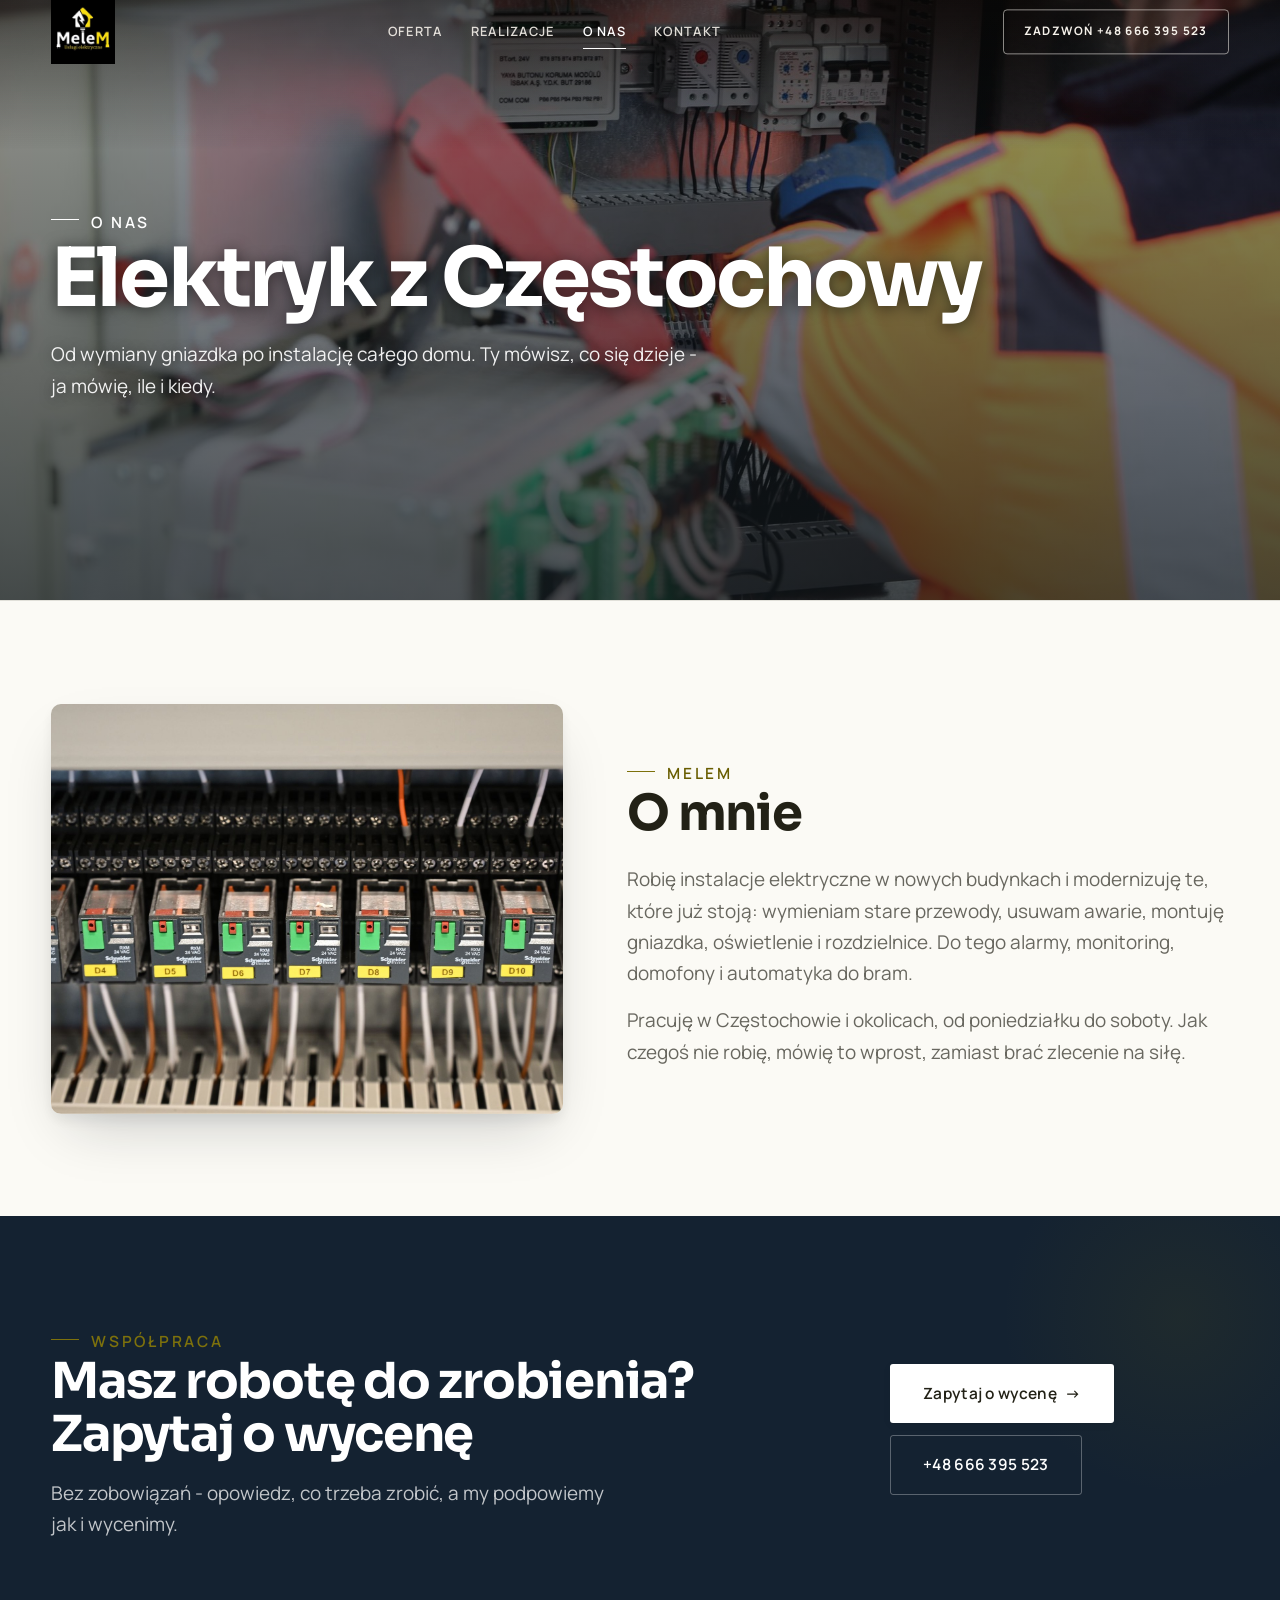
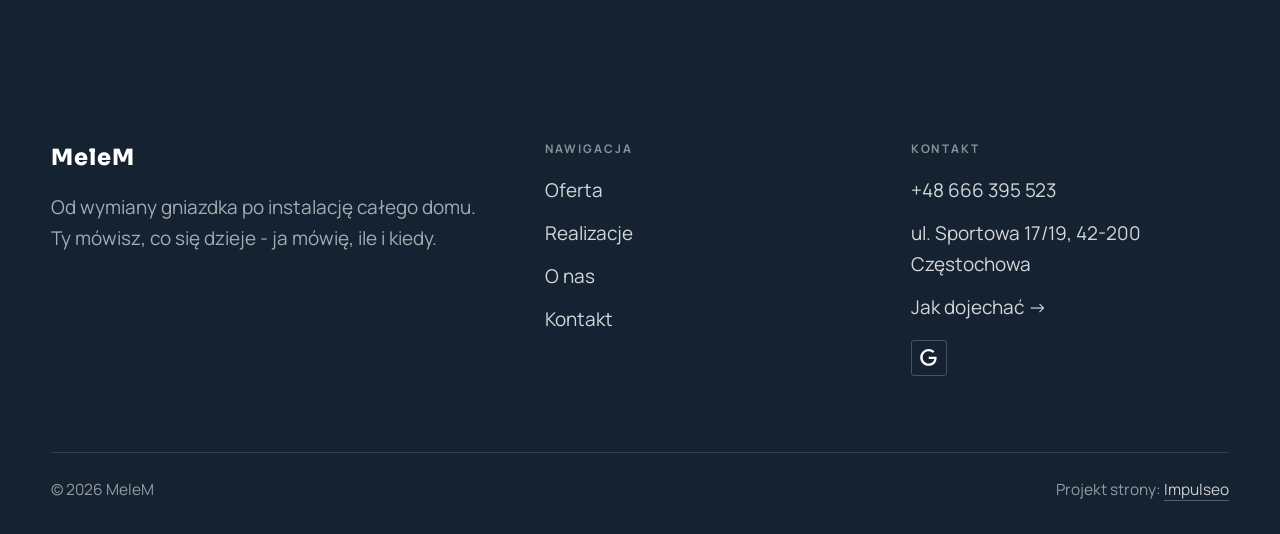
<file: o-nas.html>
<!DOCTYPE html>
<html lang="pl">
<head>
<meta charset="UTF-8">
<meta name="viewport" content="width=device-width, initial-scale=1.0">
<title>O nas - MeleM</title>
<meta name="description" content="Elektryk w Częstochowie z dojazdem. Awarie, instalacje, rozdzielnice, oświetlenie, pomiary z protokołem. Cenę znasz przed robotą. Zadzwoń: +48 666 395 523.">
<link rel="canonical" href="https://impulseo-pl.github.io/melem/o-nas.html">
<meta name="robots" content="noindex, nofollow">
<meta property="og:type" content="website">
<meta property="og:locale" content="pl_PL">
<meta property="og:site_name" content="MeleM">
<meta property="og:title" content="O nas - MeleM">
<meta property="og:description" content="Elektryk w Częstochowie z dojazdem. Awarie, instalacje, rozdzielnice, oświetlenie, pomiary z protokołem. Cenę znasz przed robotą. Zadzwoń: +48 666 395 523.">
<meta property="og:url" content="https://impulseo-pl.github.io/melem/o-nas.html">
<meta property="og:image" content="https://impulseo-pl.github.io/melem/img/og.jpg">
<meta property="og:image:width" content="1200">
<meta property="og:image:height" content="630">
<meta name="twitter:card" content="summary_large_image">
<link rel="preconnect" href="https://fonts.googleapis.com">
<link rel="preconnect" href="https://fonts.gstatic.com" crossorigin>
<link href="https://fonts.googleapis.com/css2?family=Sora:wght@600;700;800&family=Manrope:wght@400;500;600&display=swap" rel="stylesheet">
<link rel="stylesheet" href="assets/styles.css?v=df7b6c09">
</head>
<body>

<header class="nav">
  <div class="wrap nav-inner">
    <a class="brand brand-has-logo" href="index.html"><img class="brand-logo" src="img/logo.jpg" alt="MeleM" width="300" height="300" decoding="async"></a>
    <nav class="nav-links">
      <a href="oferta.html">Oferta</a>
      <a href="realizacje.html">Realizacje</a>
      <a href="o-nas.html" class="active" aria-current="page">O nas</a>
      <a href="kontakt.html">Kontakt</a>
      <a href="tel:+48666395523" class="btn btn-accent">Zadzwoń +48 666 395 523</a>
    </nav>
    <button class="nav-toggle" aria-label="Menu"><span></span><span></span><span></span></button>
  </div>
</header>

<main>
<section class="pagehead">
  <img src="img/g13.jpg" alt="MeleM - usługi elektryczne" width="1880" height="1253" decoding="async">
  <div class="wrap">
    <span class="eyebrow">O nas</span>
    <h1>Elektryk z Częstochowy</h1>
    <p>Od wymiany gniazdka po instalację całego domu. Ty mówisz, co się dzieje - ja mówię, ile i kiedy.</p>
  </div>
</section>
<section>
  <div class="wrap split">
    <div class="split-art reveal"><img src="img/g14.jpg" alt="MeleM" loading="lazy" width="1880" height="1251" decoding="async"></div>
    <div class="split-copy reveal">
      <span class="eyebrow">MeleM</span>
      <h2>O mnie</h2>
      <p class="muted">Robię instalacje elektryczne w nowych budynkach i modernizuję te, które już stoją: wymieniam stare przewody, usuwam awarie, montuję gniazdka, oświetlenie i rozdzielnice. Do tego alarmy, monitoring, domofony i automatyka do bram.</p>
      <p class="muted">Pracuję w Częstochowie i okolicach, od poniedziałku do soboty. Jak czegoś nie robię, mówię to wprost, zamiast brać zlecenie na siłę.</p>
    </div>
  </div>
</section>


<section class="cta">
  <div class="wrap">
    <div class="reveal">
      <span class="eyebrow">Współpraca</span>
      <h2>Masz robotę do zrobienia? Zapytaj o wycenę</h2>
      <p>Bez zobowiązań - opowiedz, co trzeba zrobić, a my podpowiemy jak i wycenimy.</p>
    </div>
    <div class="cta-actions reveal">
      <a href="kontakt.html" class="btn btn-light">Zapytaj o wycenę <span class="arr">→</span></a>
      <a href="tel:+48666395523" class="btn btn-ghost btn-ghost-cta">+48 666 395 523</a>
    </div>
  </div>
</section>
</main>

<footer>
  <div class="wrap">
    <div class="foot-grid">
      <div class="foot-brand">
        <div class="name">MeleM</div>
        <p>Od wymiany gniazdka po instalację całego domu. Ty mówisz, co się dzieje - ja mówię, ile i kiedy.</p>
      </div>
      <div class="foot-col">
        <h4>Nawigacja</h4>
        <a href="oferta.html">Oferta</a>
        <a href="realizacje.html">Realizacje</a>
        <a href="o-nas.html">O nas</a>
        <a href="kontakt.html">Kontakt</a>
      </div>
      <div class="foot-col">
        <h4>Kontakt</h4>
        <a href="tel:+48666395523">+48 666 395 523</a>
        <p>ul. Sportowa 17/19, 42-200 Częstochowa</p>
        <a href="https://www.google.com/maps/place/MeleM/@50.7802406,19.1270431,17z/data=!3m1!4b1!4m6!3m5!1s0x8725fdcbf746c635:0xc85211309c94ad04!8m2!3d50.7802406!4d19.1270431" target="_blank" rel="noopener">Jak dojechać →</a>
      <div class="foot-soc">
        <a class="soc" href="https://www.google.com/maps/place/MeleM/@50.7802406,19.1270431,17z/data=!3m1!4b1!4m6!3m5!1s0x8725fdcbf746c635:0xc85211309c94ad04!8m2!3d50.7802406!4d19.1270431" target="_blank" rel="noopener" aria-label="Google - MeleM"><svg viewBox="0 0 24 24" aria-hidden="true" focusable="false"><path d="M12.48 10.92v3.28h7.84c-.24 1.84-.853 3.187-1.787 4.133-1.147 1.147-2.933 2.4-6.053 2.4-4.827 0-8.6-3.893-8.6-8.72s3.773-8.72 8.6-8.72c2.6 0 4.507 1.027 5.907 2.347l2.307-2.307C18.747 1.44 16.133 0 12.48 0 5.867 0 .307 5.387.307 12s5.56 12 12.173 12c3.573 0 6.267-1.173 8.373-3.36 2.16-2.16 2.84-5.213 2.84-7.667 0-.76-.053-1.467-.173-2.053H12.48z" fill="currentColor"/></svg></a>
      </div>
      </div>
    </div>
    <div class="foot-bot">
      <span>© 2026 MeleM</span>
      <span>Projekt strony: <a class="foot-credit" href="https://impulseo.pl" target="_blank" rel="noopener">Impulseo</a></span>
    </div>
  </div>
</footer>
<div class="sticky-call"><a class="sc-call" href="tel:+48666395523"><svg class="ico-tel" width="16" height="16" viewBox="0 0 24 24" fill="none" aria-hidden="true"><path d="M6.6 10.8a15.5 15.5 0 0 0 6.6 6.6l2.2-2.2a1 1 0 0 1 1-.24 11.4 11.4 0 0 0 3.6.58 1 1 0 0 1 1 1V20a1 1 0 0 1-1 1A17 17 0 0 1 3 4a1 1 0 0 1 1-1h3.5a1 1 0 0 1 1 1c0 1.25.2 2.46.58 3.6a1 1 0 0 1-.25 1l-2.23 2.2Z" fill="currentColor"/></svg> Zadzwoń</a><a class="sc-quote" href="kontakt.html">Wyślij zdjęcie usterki</a></div>
<div class="demo-wazne" data-do="2026-10-19" data-cykl="3" hidden><svg class="dw-ico" width="13" height="13" viewBox="0 0 24 24" fill="none" aria-hidden="true"><circle cx="12" cy="12" r="8.6" stroke="currentColor" stroke-width="1.8"/><path d="M12 7.2V12l3.3 2" stroke="currentColor" stroke-width="1.8" stroke-linecap="round"/></svg><span class="dw-txt"></span></div>

<script src="assets/main.js"></script>
</body>
</html>
</file>
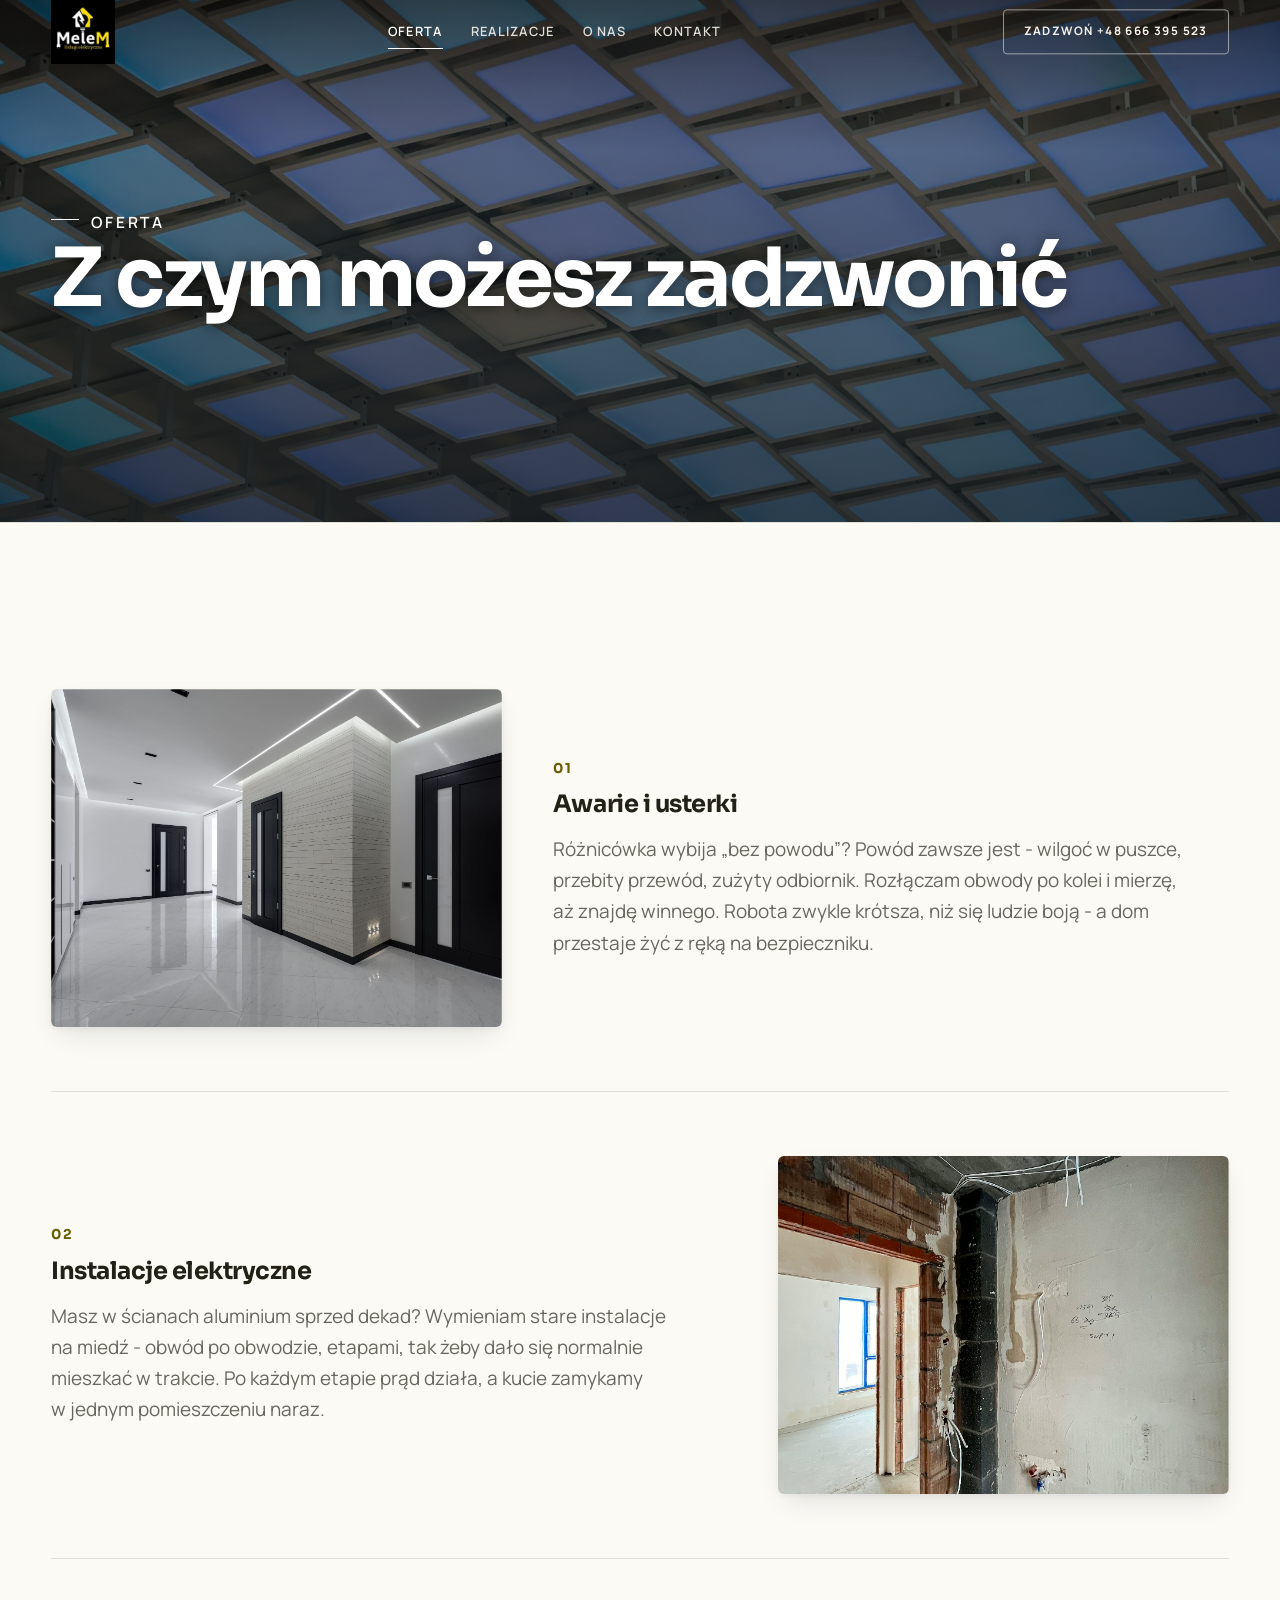
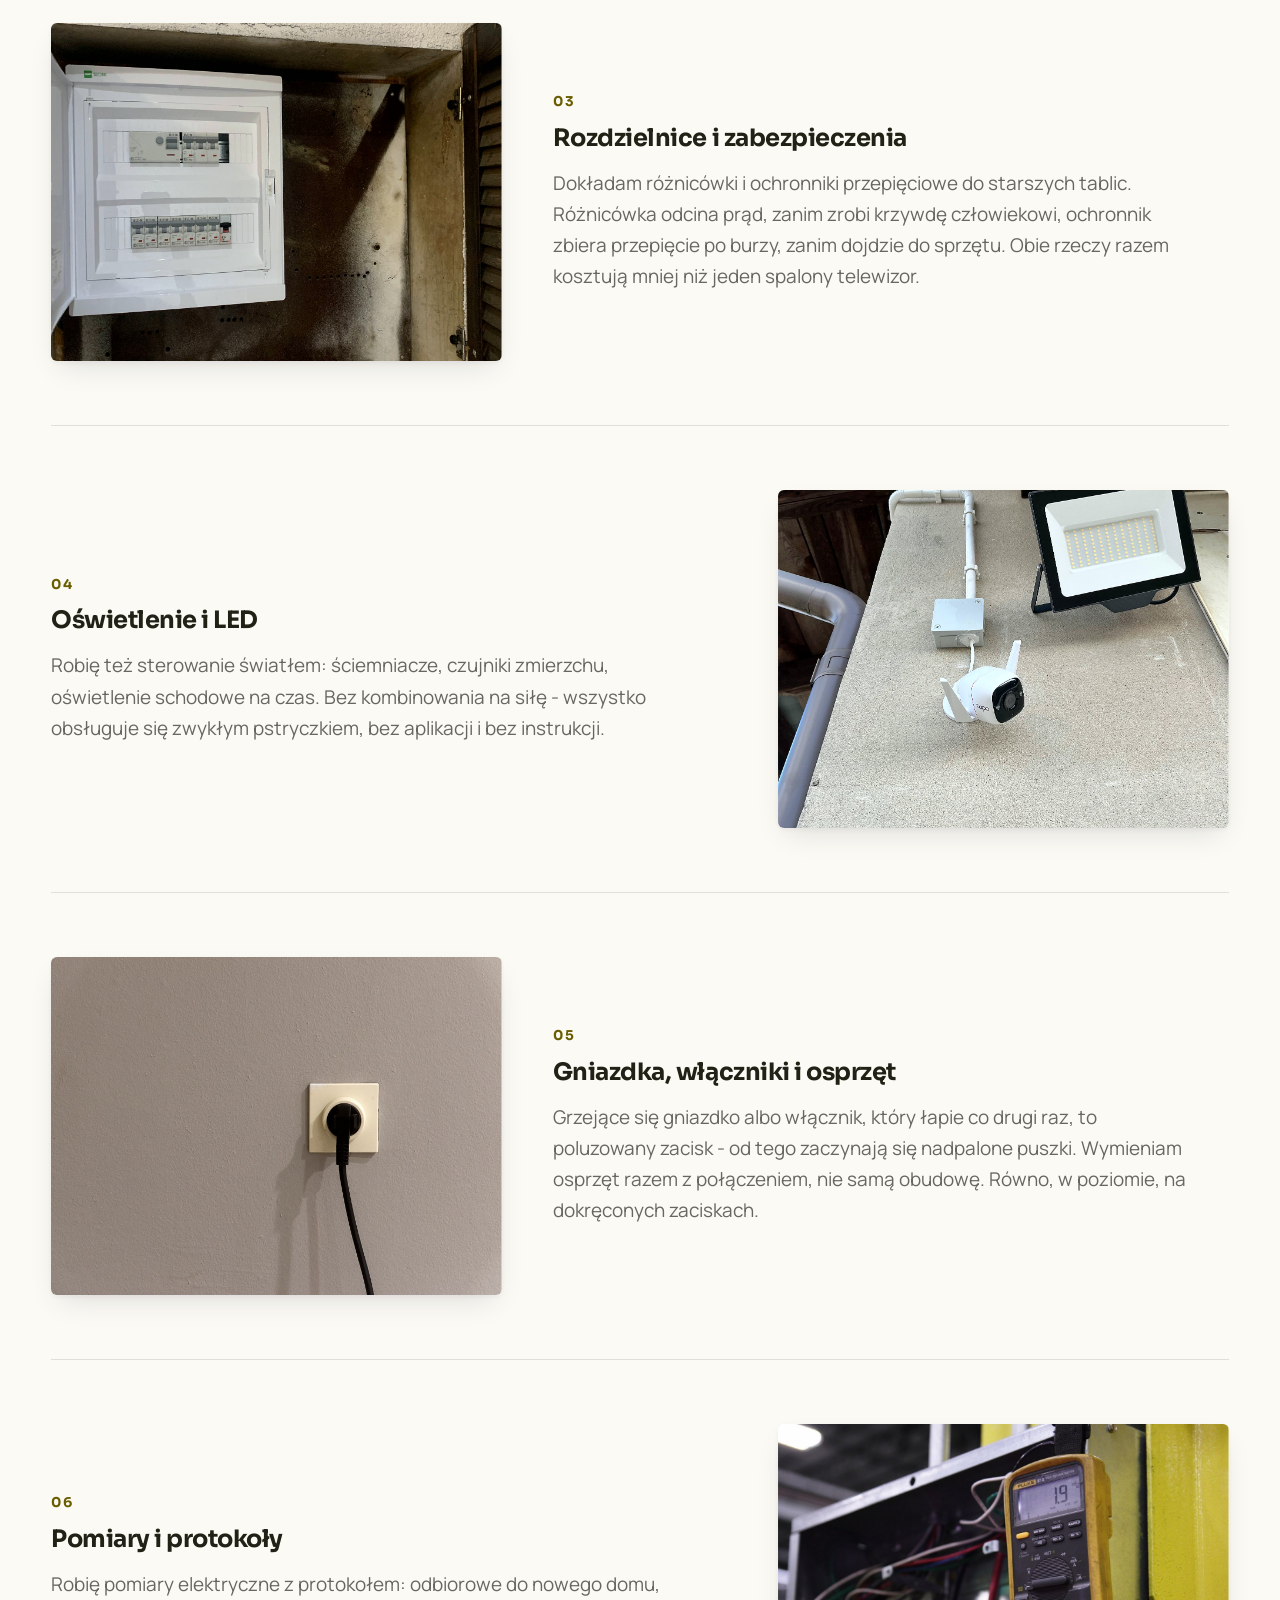
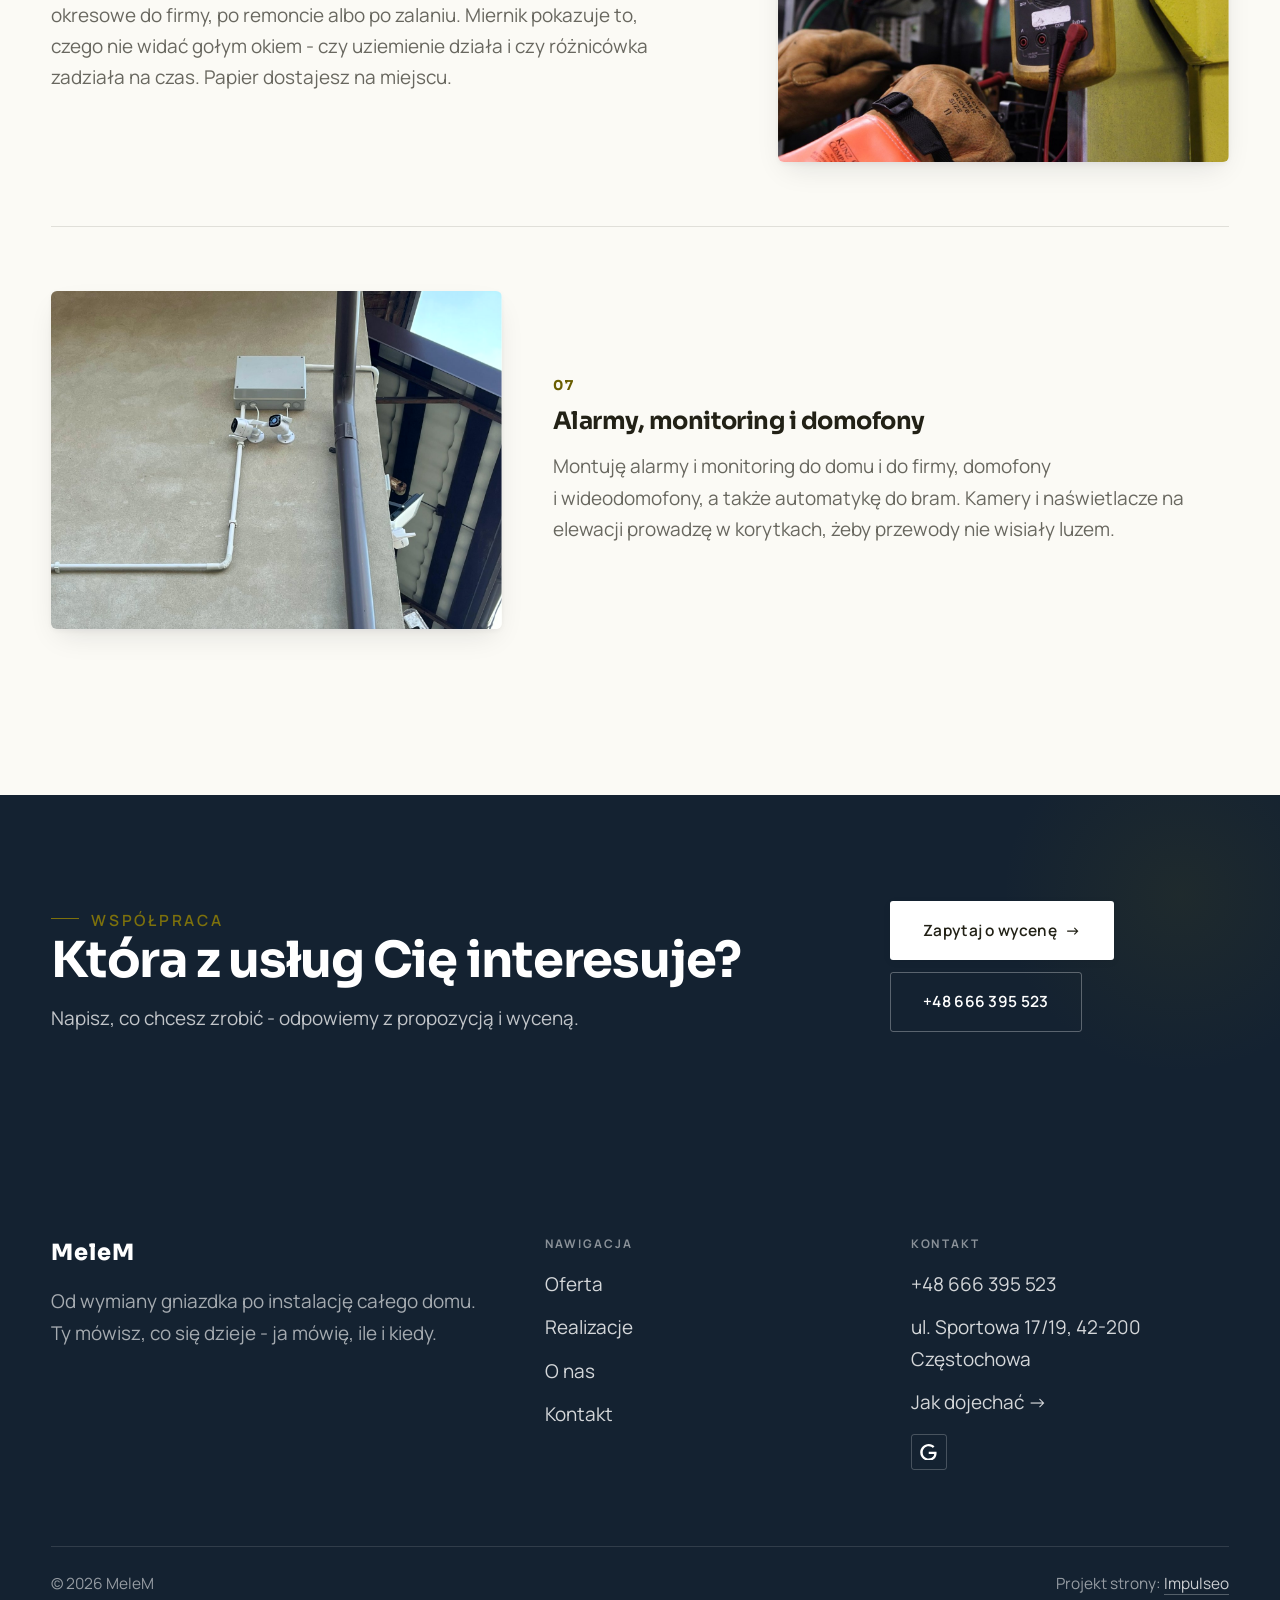
<file: oferta.html>
<!DOCTYPE html>
<html lang="pl">
<head>
<meta charset="UTF-8">
<meta name="viewport" content="width=device-width, initial-scale=1.0">
<title>Oferta - MeleM</title>
<meta name="description" content="Elektryk w Częstochowie z dojazdem. Awarie, instalacje, rozdzielnice, oświetlenie, pomiary z protokołem. Cenę znasz przed robotą. Zadzwoń: +48 666 395 523.">
<link rel="canonical" href="https://impulseo-pl.github.io/melem/oferta.html">
<meta name="robots" content="noindex, nofollow">
<meta property="og:type" content="website">
<meta property="og:locale" content="pl_PL">
<meta property="og:site_name" content="MeleM">
<meta property="og:title" content="Oferta - MeleM">
<meta property="og:description" content="Elektryk w Częstochowie z dojazdem. Awarie, instalacje, rozdzielnice, oświetlenie, pomiary z protokołem. Cenę znasz przed robotą. Zadzwoń: +48 666 395 523.">
<meta property="og:url" content="https://impulseo-pl.github.io/melem/oferta.html">
<meta property="og:image" content="https://impulseo-pl.github.io/melem/img/og.jpg">
<meta property="og:image:width" content="1200">
<meta property="og:image:height" content="630">
<meta name="twitter:card" content="summary_large_image">
<link rel="preconnect" href="https://fonts.googleapis.com">
<link rel="preconnect" href="https://fonts.gstatic.com" crossorigin>
<link href="https://fonts.googleapis.com/css2?family=Sora:wght@600;700;800&family=Manrope:wght@400;500;600&display=swap" rel="stylesheet">
<link rel="stylesheet" href="assets/styles.css?v=df7b6c09">
</head>
<body>

<header class="nav">
  <div class="wrap nav-inner">
    <a class="brand brand-has-logo" href="index.html"><img class="brand-logo" src="img/logo.jpg" alt="MeleM" width="300" height="300" decoding="async"></a>
    <nav class="nav-links">
      <a href="oferta.html" class="active" aria-current="page">Oferta</a>
      <a href="realizacje.html">Realizacje</a>
      <a href="o-nas.html">O nas</a>
      <a href="kontakt.html">Kontakt</a>
      <a href="tel:+48666395523" class="btn btn-accent">Zadzwoń +48 666 395 523</a>
    </nav>
    <button class="nav-toggle" aria-label="Menu"><span></span><span></span><span></span></button>
  </div>
</header>

<main>
<section class="pagehead">
  <img src="img/g12.jpg" alt="MeleM - Z czym możesz zadzwonić" width="1880" height="1254" decoding="async">
  <div class="wrap">
    <span class="eyebrow">Oferta</span>
    <h1>Z czym możesz zadzwonić</h1>
  </div>
</section>
<section>
  <div class="wrap">
    <div class="svc-row reveal">
      <div class="svc-row-art"><img src="img/about.jpg" alt="Awarie i usterki" loading="lazy" width="1880" height="1255" decoding="async"></div>
      <div>
        <span class="num">01</span>
        <h3>Awarie i usterki</h3>
        <p class="muted">Różnicówka wybija „bez powodu”? Powód zawsze jest - wilgoć w puszce, przebity przewód, zużyty odbiornik. Rozłączam obwody po kolei i mierzę, aż znajdę winnego. Robota zwykle krótsza, niż się ludzie boją - a dom przestaje żyć z ręką na bezpieczniku.</p>
      </div>
    </div>
    <div class="svc-row rev reveal">
      <div class="svc-row-art"><img src="img/g2.jpg" alt="Instalacje elektryczne" loading="lazy" width="1533" height="2048" decoding="async"></div>
      <div>
        <span class="num">02</span>
        <h3>Instalacje elektryczne</h3>
        <p class="muted">Masz w ścianach aluminium sprzed dekad? Wymieniam stare instalacje na miedź - obwód po obwodzie, etapami, tak żeby dało się normalnie mieszkać w trakcie. Po każdym etapie prąd działa, a kucie zamykamy w jednym pomieszczeniu naraz.</p>
      </div>
    </div>
    <div class="svc-row reveal">
      <div class="svc-row-art"><img src="img/g5.jpg" alt="Rozdzielnice i zabezpieczenia" loading="lazy" width="1533" height="2048" decoding="async"></div>
      <div>
        <span class="num">03</span>
        <h3>Rozdzielnice i zabezpieczenia</h3>
        <p class="muted">Dokładam różnicówki i ochronniki przepięciowe do starszych tablic. Różnicówka odcina prąd, zanim zrobi krzywdę człowiekowi, ochronnik zbiera przepięcie po burzy, zanim dojdzie do sprzętu. Obie rzeczy razem kosztują mniej niż jeden spalony telewizor.</p>
      </div>
    </div>
    <div class="svc-row rev reveal">
      <div class="svc-row-art"><img src="img/g3.jpg" alt="Oświetlenie i LED" loading="lazy" width="1533" height="2048" decoding="async"></div>
      <div>
        <span class="num">04</span>
        <h3>Oświetlenie i LED</h3>
        <p class="muted">Robię też sterowanie światłem: ściemniacze, czujniki zmierzchu, oświetlenie schodowe na czas. Bez kombinowania na siłę - wszystko obsługuje się zwykłym pstryczkiem, bez aplikacji i bez instrukcji.</p>
      </div>
    </div>
    <div class="svc-row reveal">
      <div class="svc-row-art"><img src="img/osprzet.jpg" alt="Gniazdka, włączniki i osprzęt" loading="lazy" width="1880" height="1255" decoding="async"></div>
      <div>
        <span class="num">05</span>
        <h3>Gniazdka, włączniki i osprzęt</h3>
        <p class="muted">Grzejące się gniazdko albo włącznik, który łapie co drugi raz, to poluzowany zacisk - od tego zaczynają się nadpalone puszki. Wymieniam osprzęt razem z połączeniem, nie samą obudowę. Równo, w poziomie, na dokręconych zaciskach.</p>
      </div>
    </div>
    <div class="svc-row rev reveal">
      <div class="svc-row-art"><img src="img/pomiary.jpg" alt="Pomiary i protokoły" loading="lazy" width="1880" height="992" decoding="async"></div>
      <div>
        <span class="num">06</span>
        <h3>Pomiary i protokoły</h3>
        <p class="muted">Robię pomiary elektryczne z protokołem: odbiorowe do nowego domu, okresowe do firmy, po remoncie albo po zalaniu. Miernik pokazuje to, czego nie widać gołym okiem - czy uziemienie działa i czy różnicówka zadziała na czas. Papier dostajesz na miejscu.</p>
      </div>
    </div>
    <div class="svc-row reveal">
      <div class="svc-row-art"><img src="img/g8.jpg" alt="Alarmy, monitoring i domofony" loading="lazy" width="1438" height="1964" decoding="async"></div>
      <div>
        <span class="num">07</span>
        <h3>Alarmy, monitoring i domofony</h3>
        <p class="muted">Montuję alarmy i monitoring do domu i do firmy, domofony i wideodomofony, a także automatykę do bram. Kamery i naświetlacze na elewacji prowadzę w korytkach, żeby przewody nie wisiały luzem.</p>
      </div>
    </div>
  </div>
</section>

<section class="cta">
  <div class="wrap">
    <div class="reveal">
      <span class="eyebrow">Współpraca</span>
      <h2>Która z usług Cię interesuje?</h2>
      <p>Napisz, co chcesz zrobić - odpowiemy z propozycją i wyceną.</p>
    </div>
    <div class="cta-actions reveal">
      <a href="kontakt.html" class="btn btn-light">Zapytaj o wycenę <span class="arr">→</span></a>
      <a href="tel:+48666395523" class="btn btn-ghost btn-ghost-cta">+48 666 395 523</a>
    </div>
  </div>
</section>
</main>

<footer>
  <div class="wrap">
    <div class="foot-grid">
      <div class="foot-brand">
        <div class="name">MeleM</div>
        <p>Od wymiany gniazdka po instalację całego domu. Ty mówisz, co się dzieje - ja mówię, ile i kiedy.</p>
      </div>
      <div class="foot-col">
        <h4>Nawigacja</h4>
        <a href="oferta.html">Oferta</a>
        <a href="realizacje.html">Realizacje</a>
        <a href="o-nas.html">O nas</a>
        <a href="kontakt.html">Kontakt</a>
      </div>
      <div class="foot-col">
        <h4>Kontakt</h4>
        <a href="tel:+48666395523">+48 666 395 523</a>
        <p>ul. Sportowa 17/19, 42-200 Częstochowa</p>
        <a href="https://www.google.com/maps/place/MeleM/@50.7802406,19.1270431,17z/data=!3m1!4b1!4m6!3m5!1s0x8725fdcbf746c635:0xc85211309c94ad04!8m2!3d50.7802406!4d19.1270431" target="_blank" rel="noopener">Jak dojechać →</a>
      <div class="foot-soc">
        <a class="soc" href="https://www.google.com/maps/place/MeleM/@50.7802406,19.1270431,17z/data=!3m1!4b1!4m6!3m5!1s0x8725fdcbf746c635:0xc85211309c94ad04!8m2!3d50.7802406!4d19.1270431" target="_blank" rel="noopener" aria-label="Google - MeleM"><svg viewBox="0 0 24 24" aria-hidden="true" focusable="false"><path d="M12.48 10.92v3.28h7.84c-.24 1.84-.853 3.187-1.787 4.133-1.147 1.147-2.933 2.4-6.053 2.4-4.827 0-8.6-3.893-8.6-8.72s3.773-8.72 8.6-8.72c2.6 0 4.507 1.027 5.907 2.347l2.307-2.307C18.747 1.44 16.133 0 12.48 0 5.867 0 .307 5.387.307 12s5.56 12 12.173 12c3.573 0 6.267-1.173 8.373-3.36 2.16-2.16 2.84-5.213 2.84-7.667 0-.76-.053-1.467-.173-2.053H12.48z" fill="currentColor"/></svg></a>
      </div>
      </div>
    </div>
    <div class="foot-bot">
      <span>© 2026 MeleM</span>
      <span>Projekt strony: <a class="foot-credit" href="https://impulseo.pl" target="_blank" rel="noopener">Impulseo</a></span>
    </div>
  </div>
</footer>
<div class="sticky-call"><a class="sc-call" href="tel:+48666395523"><svg class="ico-tel" width="16" height="16" viewBox="0 0 24 24" fill="none" aria-hidden="true"><path d="M6.6 10.8a15.5 15.5 0 0 0 6.6 6.6l2.2-2.2a1 1 0 0 1 1-.24 11.4 11.4 0 0 0 3.6.58 1 1 0 0 1 1 1V20a1 1 0 0 1-1 1A17 17 0 0 1 3 4a1 1 0 0 1 1-1h3.5a1 1 0 0 1 1 1c0 1.25.2 2.46.58 3.6a1 1 0 0 1-.25 1l-2.23 2.2Z" fill="currentColor"/></svg> Zadzwoń</a><a class="sc-quote" href="kontakt.html">Wyślij zdjęcie usterki</a></div>
<div class="demo-wazne" data-do="2026-10-19" data-cykl="3" hidden><svg class="dw-ico" width="13" height="13" viewBox="0 0 24 24" fill="none" aria-hidden="true"><circle cx="12" cy="12" r="8.6" stroke="currentColor" stroke-width="1.8"/><path d="M12 7.2V12l3.3 2" stroke="currentColor" stroke-width="1.8" stroke-linecap="round"/></svg><span class="dw-txt"></span></div>

<script src="assets/main.js"></script>
</body>
</html>
</file>
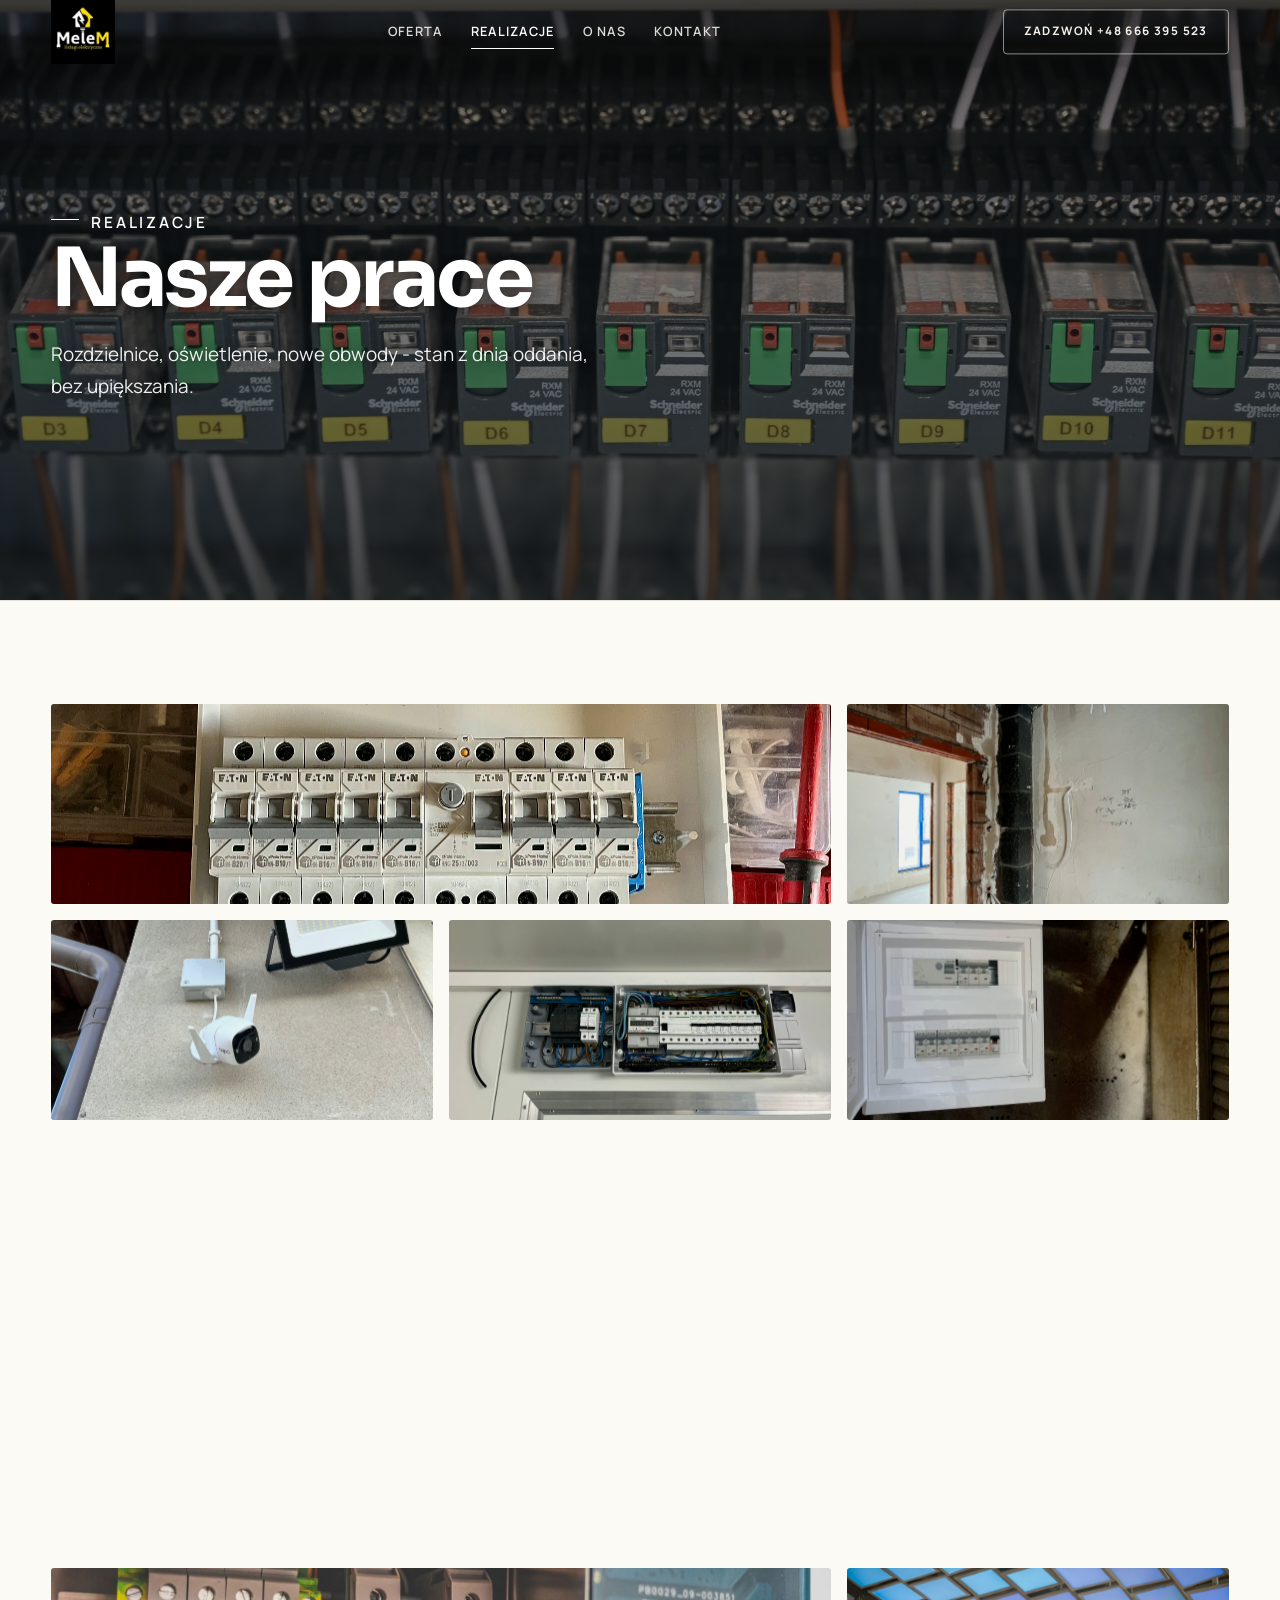
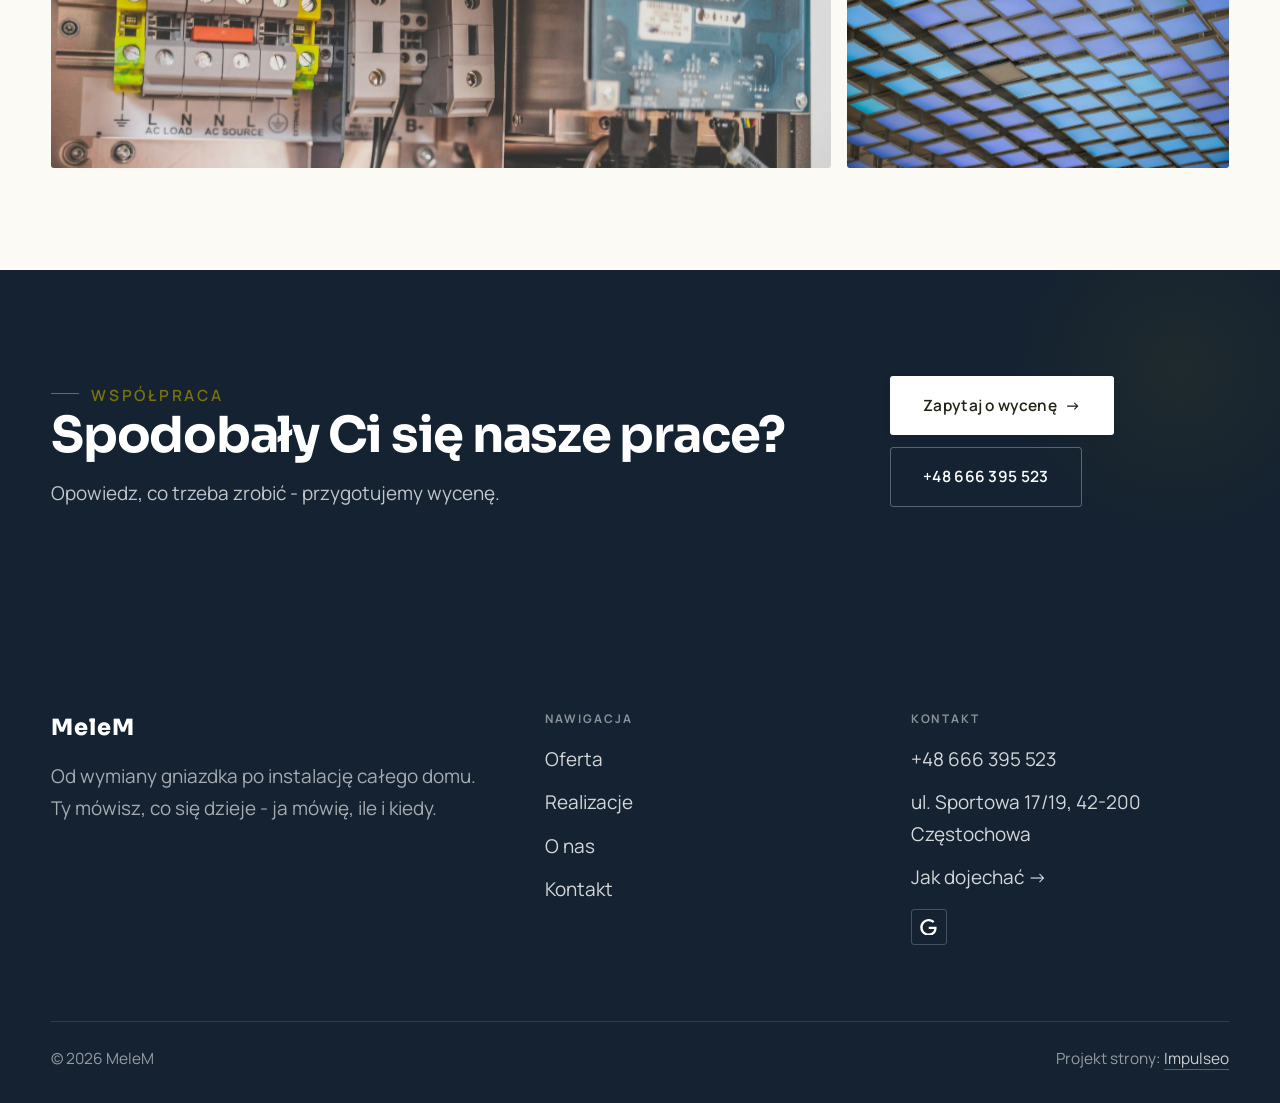
<file: realizacje.html>
<!DOCTYPE html>
<html lang="pl">
<head>
<meta charset="UTF-8">
<meta name="viewport" content="width=device-width, initial-scale=1.0">
<title>Realizacje - MeleM</title>
<meta name="description" content="Realizacje MeleM: Rozdzielnica po modernizacji, Nowa instalacja przed tynkiem, Oświetlenie LED, Osprzęt po wymianie, Pomiary przy odbiorze">
<link rel="canonical" href="https://impulseo-pl.github.io/melem/realizacje.html">
<meta name="robots" content="noindex, nofollow">
<meta property="og:type" content="website">
<meta property="og:locale" content="pl_PL">
<meta property="og:site_name" content="MeleM">
<meta property="og:title" content="Realizacje - MeleM">
<meta property="og:description" content="Realizacje MeleM: Rozdzielnica po modernizacji, Nowa instalacja przed tynkiem, Oświetlenie LED, Osprzęt po wymianie, Pomiary przy odbiorze">
<meta property="og:url" content="https://impulseo-pl.github.io/melem/realizacje.html">
<meta property="og:image" content="https://impulseo-pl.github.io/melem/img/og.jpg">
<meta property="og:image:width" content="1200">
<meta property="og:image:height" content="630">
<meta name="twitter:card" content="summary_large_image">
<link rel="preconnect" href="https://fonts.googleapis.com">
<link rel="preconnect" href="https://fonts.gstatic.com" crossorigin>
<link href="https://fonts.googleapis.com/css2?family=Sora:wght@600;700;800&family=Manrope:wght@400;500;600&display=swap" rel="stylesheet">
<link rel="stylesheet" href="assets/styles.css?v=df7b6c09">
</head>
<body>

<header class="nav">
  <div class="wrap nav-inner">
    <a class="brand brand-has-logo" href="index.html"><img class="brand-logo" src="img/logo.jpg" alt="MeleM" width="300" height="300" decoding="async"></a>
    <nav class="nav-links">
      <a href="oferta.html">Oferta</a>
      <a href="realizacje.html" class="active" aria-current="page">Realizacje</a>
      <a href="o-nas.html">O nas</a>
      <a href="kontakt.html">Kontakt</a>
      <a href="tel:+48666395523" class="btn btn-accent">Zadzwoń +48 666 395 523</a>
    </nav>
    <button class="nav-toggle" aria-label="Menu"><span></span><span></span><span></span></button>
  </div>
</header>

<main>
<section class="pagehead">
  <img src="img/g14.jpg" alt="MeleM - Nasze prace" width="1880" height="1251" decoding="async">
  <div class="wrap">
    <span class="eyebrow">Realizacje</span>
    <h1>Nasze prace</h1>
    <p>Rozdzielnice, oświetlenie, nowe obwody - stan z dnia oddania, bez upiększania.</p>
  </div>
</section>
<section>
  <div class="wrap">
    <div class="gallery">
      <div class="tile t-two3 reveal"><img src="img/g1.jpg" alt="MeleM" loading="lazy" width="1533" height="2048" decoding="async"></div>
      <div class="tile t-third reveal"><img src="img/g2.jpg" alt="MeleM" loading="lazy" width="1533" height="2048" decoding="async"></div>
      <div class="tile t-third reveal"><img src="img/g3.jpg" alt="MeleM" loading="lazy" width="1533" height="2048" decoding="async"></div>
      <div class="tile t-third reveal"><img src="img/g4.jpg" alt="MeleM" loading="lazy" width="1984" height="1464" decoding="async"></div>
      <div class="tile t-third reveal"><img src="img/g5.jpg" alt="MeleM" loading="lazy" width="1533" height="2048" decoding="async"></div>
      <div class="tile t-third reveal"><img src="img/g6.jpg" alt="MeleM" loading="lazy" width="1530" height="2044" decoding="async"></div>
      <div class="tile t-two3 reveal"><img src="img/g7.jpg" alt="MeleM" loading="lazy" width="1533" height="2048" decoding="async"></div>
      <div class="tile t-third reveal"><img src="img/g8.jpg" alt="MeleM" loading="lazy" width="1438" height="1964" decoding="async"></div>
      <div class="tile t-third reveal"><img src="img/g9.jpg" alt="MeleM" loading="lazy" width="1533" height="2048" decoding="async"></div>
      <div class="tile t-third reveal"><img src="img/g10.jpg" alt="MeleM" loading="lazy" width="1880" height="1253" decoding="async"></div>
      <div class="tile t-two3 reveal"><img src="img/g11.jpg" alt="MeleM" loading="lazy" width="1880" height="1253" decoding="async"></div>
      <div class="tile t-third reveal"><img src="img/g12.jpg" alt="MeleM" loading="lazy" width="1880" height="1254" decoding="async"></div>
    </div>
  </div>
</section>
<section class="cta">
  <div class="wrap">
    <div class="reveal">
      <span class="eyebrow">Współpraca</span>
      <h2>Spodobały Ci się nasze prace?</h2>
      <p>Opowiedz, co trzeba zrobić - przygotujemy wycenę.</p>
    </div>
    <div class="cta-actions reveal">
      <a href="kontakt.html" class="btn btn-light">Zapytaj o wycenę <span class="arr">→</span></a>
      <a href="tel:+48666395523" class="btn btn-ghost btn-ghost-cta">+48 666 395 523</a>
    </div>
  </div>
</section>
</main>

<footer>
  <div class="wrap">
    <div class="foot-grid">
      <div class="foot-brand">
        <div class="name">MeleM</div>
        <p>Od wymiany gniazdka po instalację całego domu. Ty mówisz, co się dzieje - ja mówię, ile i kiedy.</p>
      </div>
      <div class="foot-col">
        <h4>Nawigacja</h4>
        <a href="oferta.html">Oferta</a>
        <a href="realizacje.html">Realizacje</a>
        <a href="o-nas.html">O nas</a>
        <a href="kontakt.html">Kontakt</a>
      </div>
      <div class="foot-col">
        <h4>Kontakt</h4>
        <a href="tel:+48666395523">+48 666 395 523</a>
        <p>ul. Sportowa 17/19, 42-200 Częstochowa</p>
        <a href="https://www.google.com/maps/place/MeleM/@50.7802406,19.1270431,17z/data=!3m1!4b1!4m6!3m5!1s0x8725fdcbf746c635:0xc85211309c94ad04!8m2!3d50.7802406!4d19.1270431" target="_blank" rel="noopener">Jak dojechać →</a>
      <div class="foot-soc">
        <a class="soc" href="https://www.google.com/maps/place/MeleM/@50.7802406,19.1270431,17z/data=!3m1!4b1!4m6!3m5!1s0x8725fdcbf746c635:0xc85211309c94ad04!8m2!3d50.7802406!4d19.1270431" target="_blank" rel="noopener" aria-label="Google - MeleM"><svg viewBox="0 0 24 24" aria-hidden="true" focusable="false"><path d="M12.48 10.92v3.28h7.84c-.24 1.84-.853 3.187-1.787 4.133-1.147 1.147-2.933 2.4-6.053 2.4-4.827 0-8.6-3.893-8.6-8.72s3.773-8.72 8.6-8.72c2.6 0 4.507 1.027 5.907 2.347l2.307-2.307C18.747 1.44 16.133 0 12.48 0 5.867 0 .307 5.387.307 12s5.56 12 12.173 12c3.573 0 6.267-1.173 8.373-3.36 2.16-2.16 2.84-5.213 2.84-7.667 0-.76-.053-1.467-.173-2.053H12.48z" fill="currentColor"/></svg></a>
      </div>
      </div>
    </div>
    <div class="foot-bot">
      <span>© 2026 MeleM</span>
      <span>Projekt strony: <a class="foot-credit" href="https://impulseo.pl" target="_blank" rel="noopener">Impulseo</a></span>
    </div>
  </div>
</footer>
<div class="sticky-call"><a class="sc-call" href="tel:+48666395523"><svg class="ico-tel" width="16" height="16" viewBox="0 0 24 24" fill="none" aria-hidden="true"><path d="M6.6 10.8a15.5 15.5 0 0 0 6.6 6.6l2.2-2.2a1 1 0 0 1 1-.24 11.4 11.4 0 0 0 3.6.58 1 1 0 0 1 1 1V20a1 1 0 0 1-1 1A17 17 0 0 1 3 4a1 1 0 0 1 1-1h3.5a1 1 0 0 1 1 1c0 1.25.2 2.46.58 3.6a1 1 0 0 1-.25 1l-2.23 2.2Z" fill="currentColor"/></svg> Zadzwoń</a><a class="sc-quote" href="kontakt.html">Wyślij zdjęcie usterki</a></div>
<div class="demo-wazne" data-do="2026-10-19" data-cykl="3" hidden><svg class="dw-ico" width="13" height="13" viewBox="0 0 24 24" fill="none" aria-hidden="true"><circle cx="12" cy="12" r="8.6" stroke="currentColor" stroke-width="1.8"/><path d="M12 7.2V12l3.3 2" stroke="currentColor" stroke-width="1.8" stroke-linecap="round"/></svg><span class="dw-txt"></span></div>

<script src="assets/main.js"></script>
</body>
</html>
</file>
<file: assets/styles.css>
/* ============================================================
   STOLBASZ — premium, architektoniczny B2B fit-out
   Jasna paleta, zero brązu. System wg premium-web-craft.
   Projekt strony: Impulseo (impulseo.pl)
   ============================================================ */

:root{
  /* PALETA — jasna, architektoniczna, chłodna */
  --paper:#f5f7fa;          /* główne tło */
  --paper-2:#e7edf3;        /* sekcje alternatywne (chłodny jasny szary) */
  --paper-3:#e7edf3;        /* delikatne wypełnienia */
  --ink:#142231;            /* tekst główny — chłodny grafit */
  --ink-soft:#2c3e52;       /* nagłówki drugorzędne */
  --muted:#697785;          /* tekst poboczny */
  --line:rgba(20,34,49,.12);/* hairline */
  --accent:#e8a00c;         /* stonowany petrol-slate — jedyny akcent */
  --accent-d:#c47f06;
  --accent-soft:rgba(232,160,12,.10);
  --dark:#142231;           /* sekcje ciemne (stopka/CTA) */

  /* HOVER ZDJĘĆ — JEDEN standard dla całego silnika (decyzja K. 04.08.2026, artefakt z wariantami).
     AKTUALNE (K.+Szymon 09.08.2026, wybór z artefaktu 6 wariantów): zoom 1.05 przy 1.4s -
     przy tak długim czasie mocniejszy kadr NIE skacze, tylko „oddycha". Poprzedni standard
     (1.02 / .55s z 04.08) odbierany jako dynamiczny i szybki.
     Spoczynek lekko przygaszony, ale TYLKO tam, gdzie jest mysz (@media hover:hover) —
     na telefonie zdjęcia zostają w pełnej jasności. */
  --img-zoom:1.05;                   /* K.+Szymon 09.08: wariant F z artefaktu porównawczego */
  --img-rest:brightness(.95) saturate(.99);
  --img-hot:brightness(1.06) saturate(1.05);
  --img-dur:1.4s;                    /* K.+Szymon 09.08 (wariant F): powoli = elegancko */
  --img-ease:cubic-bezier(.16,.84,.44,1);  /* miękki ogon, efekt „oddychania" */

  /* ODSTĘPY — skala 4/8 */
  --space-1:4px; --space-2:8px; --space-3:12px; --space-4:16px; --space-5:24px;
  --space-6:32px; --space-7:48px; --space-8:64px; --space-9:96px; --space-10:128px;

  /* TYPOGRAFIA — fluid clamp() (skala podbita 16.07.2026: większe, czytelniejsze litery — uwaga Adama) */
  --text-sm:clamp(.9rem,.87rem + .12vw,1rem);
  --text-base:clamp(1.08rem,1.04rem + .18vw,1.2rem);
  --text-lg:clamp(1.24rem,1.15rem + .34vw,1.44rem);
  --text-h3:clamp(1.34rem,1.22rem + .55vw,1.66rem);
  --text-h2:clamp(2.1rem,1.66rem + 2.1vw,3.1rem);
  --text-h1:clamp(2.9rem,2.1rem + 4vw,5.1rem);

  /* PROMIENIE — architektoniczne, raczej ostre */
  --r-sm:3px; --r-md:6px; --r-lg:10px;

  /* RUCH */
  --ease:cubic-bezier(.25,.46,.45,.94); --dur:.24s;

  /* CIENIE — miękkie, warstwowe */
  --sh-sm:0 1px 2px rgba(16,24,32,.04), 0 2px 8px rgba(16,24,32,.05);
  --sh-md:0 2px 6px rgba(16,24,32,.05), 0 12px 28px -8px rgba(16,24,32,.12);
  --sh-lg:0 6px 14px rgba(16,24,32,.07), 0 26px 56px -18px rgba(16,24,32,.22);

  --hairline:1px solid var(--line);

  --font-display:'Sora','Manrope',sans-serif;
  --font-body:'Manrope',sans-serif;
}

*{box-sizing:border-box;margin:0;padding:0}
html{scroll-behavior:smooth}
body{
  font-family:var(--font-body);
  font-size:var(--text-base);
  line-height:1.65;
  color:var(--ink);
  background:var(--paper);
  -webkit-font-smoothing:antialiased;
  text-rendering:optimizeLegibility;
}
img{max-width:100%;height:auto;display:block}  /* height:auto = width/height z atrybutów trzyma proporcje (TOP#12) */
a{color:inherit;text-decoration:none}

.wrap{width:min(92%,1180px);margin-inline:auto}
section{padding-block:clamp(52px,6.5vw,96px)}

h1,h2,h3{font-family:var(--font-display);font-weight:700;line-height:1.08;letter-spacing:-.02em;color:var(--ink)}
h1{font-size:var(--text-h1);letter-spacing:-.035em}
h2{font-size:var(--text-h2);letter-spacing:-.025em}
h3{font-size:var(--text-h3)}
/* MIARA — długość wiersza. WCAG 2.2 SC 1.4.8: max 80 znaków; Butterick: 45–90.
   68ch daje realnie 72–78 znaków polskiego tekstu, czyli z zapasem pod granicą.
   Wcześniej limit miał TYLKO <p> — <li>, <blockquote> i <dd> nie miały żadnego,
   i to jedyny powód, dla którego 23 bloki na dwóch oddanych stronach jadą po
   83–106 znaków w wierszu (pomiar 07.08.2026, bramka `miara`).
   ⚠️ Listy i definicje ograniczamy TYLKO bez klasy: `ul`/`ol` z klasą to u nas
   układ (siatki kafli, menu), a nie tekst ciągły — tam miarę wyznacza układ. */
/* 60ch, nie 68ch (K. 10.08): po zmianie fontów na węższe kroje (DM Sans i spółka)
   w 68ch mieściło się ~90 znaków - bramka pikselowa słusznie zgłaszała przekroczenie
   granicy 80. Pomiar na żywej przeglądarce: 60ch = 90 znaków, 53ch = ~78 znaków, czyli normę WCAG 1.4.8. */
:root{ --miara:53ch }
p{max-width:min(100%,var(--miara))}
blockquote,
ul:not([class])>li, ol:not([class])>li,
dl:not([class])>dd{max-width:min(100%,var(--miara))}

/* ⚠️ Świadomie BEZ wyjątku `.tile p,.card p,.svc p{max-width:none}`, choć nasuwa się sam:
   te akapity BYŁY już ograniczone (stare `p{max-width:65ch}`), więc „wyjątek" nie odblokowałby
   niczego nowego — tylko ROZLUŹNIŁ stan sprzed zmiany na wszystkich demach naraz.
   `figcaption` żadna z reguł wyżej nie dotyczy, więc też nie potrzebuje zwolnienia. */

/* ŁAMANIE. `balance` wyrównuje długości wierszy w nagłówku, `pretty` pilnuje ostatniego
   wiersza akapitu, żeby nie został w nim jeden wyraz. Obsługiwane od Chrome 117 /
   Safari 17.5; starsze przeglądarki po prostu ignorują tę własność.
   `text-wrap:pretty` nie występowało dotąd ANI RAZ w silniku ani w repo klientów. */
h1,h2,h3,.lead,.lede{text-wrap:balance}
p,li,blockquote,dd{text-wrap:pretty}

.eyebrow{
  font-family:var(--font-body);
  font-size:var(--text-sm);
  font-weight:600;
  letter-spacing:.18em;
  text-transform:uppercase;
  color:var(--accent);
  display:inline-flex;align-items:center;gap:var(--space-3);
}
/* flex:none + margin-top = kreska trzyma się PIERWSZEJ linii. Wcześniej align-items:center
   centrowało ją względem całego bloku i przy zawinięciu (długi kicker typu
   „…WNĘTRZ · LESZNO · OD 2019") druga linia lądowała z brzydkim wcięciem. */
.eyebrow{align-items:flex-start}
.eyebrow>*,.eyebrow{text-wrap:balance}   /* dlugi kicker lamal sie na sierote typu samo „2019" w drugiej linii */
.eyebrow::before{content:"";width:28px;height:1px;background:var(--accent);display:inline-block;flex:none;margin-top:.62em}

.muted{color:var(--muted)}
.lead{font-size:var(--text-lg);line-height:1.55;color:var(--ink-soft);max-width:50ch}

/* ---------- BUTTONS ---------- */
.btn{
  display:inline-flex;align-items:center;gap:var(--space-2);
  font-weight:600;font-size:var(--text-sm);letter-spacing:.02em;
  padding:var(--space-4) var(--space-6);
  border-radius:var(--r-sm);
  transition:transform var(--dur) var(--ease),box-shadow var(--dur) var(--ease),background var(--dur) var(--ease);
  cursor:pointer;border:1px solid transparent;
}
.btn-accent{background:var(--accent);color:#fff;box-shadow:var(--sh-sm)}
.btn-accent:hover{background:var(--accent-d);transform:translateY(-2px);box-shadow:var(--sh-md)}
.btn-accent:active{transform:translateY(0);box-shadow:var(--sh-sm)}
.btn-ghost{background:transparent;color:var(--ink);border-color:var(--line)}
.btn-ghost:hover{border-color:var(--accent);color:var(--accent);transform:translateY(-2px)}
.btn-light{background:#fff;color:var(--ink);box-shadow:var(--sh-sm)}
.btn-light:hover{transform:translateY(-2px);box-shadow:var(--sh-md)}
.btn .arr{transition:transform var(--dur) var(--ease)}
.btn:hover .arr{transform:translateX(4px)}

/* ---------- NAV ---------- */
.nav{
  position:sticky;top:0;z-index:50;
  background:color-mix(in srgb,var(--paper) 88%,transparent);
  backdrop-filter:saturate(140%) blur(10px);
  border-bottom:var(--hairline);
}
.nav-inner{display:flex;align-items:center;justify-content:space-between;gap:var(--space-5);height:72px}
/* ANTY-NACHODZENIE (K. 05.08.2026): długa nazwa firmy + przycisk z pełnym numerem nie mieściły się w pasku
   i flex ściskał linki PONIŻEJ ich treści - "Kontakt" wchodził na ramkę "Zadzwoń +48 ...". Teraz ustępuje
   nazwa marki (skrót wielokropkiem), a menu i przycisk nigdy się nie kurczą ani nie zachodzą na siebie. */
.brand{display:flex;flex-direction:column;line-height:1;min-width:0;flex:0 1 auto}
.brand .name{font-family:var(--font-display);font-weight:800;font-size:1.35rem;letter-spacing:.04em;white-space:nowrap;overflow:hidden;text-overflow:ellipsis}
.brand .sub{font-size:.62rem;letter-spacing:.34em;text-transform:uppercase;color:var(--muted);margin-top:5px;white-space:nowrap;overflow:hidden;text-overflow:ellipsis}
.nav-links{display:flex;align-items:center;gap:var(--space-6);flex:0 0 auto}
.nav-links a{font-size:var(--text-sm);font-weight:500;color:var(--ink-soft);position:relative;padding-block:4px;white-space:nowrap;transition:color var(--dur) var(--ease)}
.nav-links a::after{content:"";position:absolute;left:0;bottom:0;width:0;height:1.5px;background:var(--accent);transition:width var(--dur) var(--ease)}
.nav-links a:hover,.nav-links a.active{color:var(--ink)}
.nav-links a:hover::after,.nav-links a.active::after{width:100%}
.nav-links .btn{padding:var(--space-2) var(--space-5)}
/* przyciski w nav: właściwy kolor (przebij .nav-links a) + bez podkreślenia */
.nav-links a.btn-accent{color:#fff}
.nav-links a.btn-ghost,.nav-links a.btn-light{color:var(--ink)}
/* CTA w pasku: NIE podkreślenie spod linków menu, ale ten sam przelatujący błysk,
   co na wszystkich innych przyciskach (zgłoszenie K. 13.08.2026 - „na hero jest efekt
   światła przechodzącego przez przycisk, na navbarze go nie ma, a mają być identyczne").
   Reguła `.nav-links a::after` jest silniejsza od `.btn::after`, więc trzeba jej
   geometrię wyzerować i wpisać połysk z nazwy - samo `display:none` gasiło efekt. */
.nav-links a.btn::after{
  display:block;content:"";position:absolute;inset:0;z-index:-1;pointer-events:none;
  width:auto;height:auto;border-radius:inherit;   /* kasuje geometrię podkreślenia (width:0;height:1.5px) */
  background:linear-gradient(100deg,transparent 32%,rgba(255,255,255,.20) 50%,transparent 68%);
  translate:-120% 0}
@media (prefers-reduced-motion:no-preference){
  .nav-links a.btn:hover::after{translate:120% 0;transition:translate .75s var(--mt-ease,cubic-bezier(.16,.84,.44,1))}
}
.nav-toggle{display:none;background:none;border:none;cursor:pointer;flex-direction:column;gap:5px;padding:8px}
.nav-toggle span{width:24px;height:2px;background:var(--ink);transition:var(--dur)}
/* Ciasny zakres MIĘDZY menu mobilnym a pełnym pulpitem: zbijamy odstępy i nazwę marki,
   żeby wszystko zmieściło się naturalnie, zanim w ogóle dojdzie do skracania wielokropkiem. */
@media(max-width:1280px) and (min-width:921px){
  .nav-links{gap:var(--space-4)}
  .nav-links .btn{padding:var(--space-2) var(--space-4)}
  .brand .name{font-size:1.15rem}
}

/* ---------- HERO (split) ---------- */
.hero{position:relative;overflow:hidden;border-bottom:var(--hairline)}
.hero-grid{display:grid;grid-template-columns:1.05fr .95fr;gap:clamp(24px,4vw,60px);align-items:center;
  padding-block:clamp(36px,4.5vw,64px)}
.hero-copy .eyebrow{margin-bottom:var(--space-5)}
.hero-copy h1{margin-bottom:var(--space-5)}
.hero-copy .lead{margin-bottom:var(--space-7)}
.hero-actions{display:flex;flex-wrap:wrap;gap:var(--space-4)}
.hero-art{position:relative;aspect-ratio:4/3;border-radius:var(--r-lg);overflow:hidden;box-shadow:var(--sh-lg)}
.hero-art img{width:100%;height:100%;object-fit:cover}
.hero-art::after{content:"";position:absolute;inset:0;background:linear-gradient(180deg,transparent 55%,rgba(18,24,28,.28))}
.hero-badge{position:absolute;left:var(--space-5);bottom:var(--space-5);z-index:2;
  background:rgba(252,252,251,.94);backdrop-filter:blur(4px);
  border-radius:var(--r-md);padding:var(--space-4) var(--space-5);box-shadow:var(--sh-md);max-width:78%}
.hero-badge strong{display:block;font-family:var(--font-display);font-size:1rem;letter-spacing:-.01em}
.hero-badge span{font-size:var(--text-sm);color:var(--muted)}

/* ---------- HERO duży / kinowy (strona główna) ---------- */
.hero-cine{position:relative;min-height:clamp(560px,82vh,840px);min-height:clamp(560px,82svh,840px);display:flex;align-items:center;overflow:hidden;border-bottom:var(--hairline)}
.hero-cine>img{position:absolute;inset:0;width:100%;height:100%;object-fit:cover;z-index:0}
.hero-cine::after{content:"";position:absolute;inset:0;z-index:1;
  background:linear-gradient(95deg,rgba(13,18,23,.86) 0%,rgba(13,18,23,.64) 32%,rgba(13,18,23,.24) 62%,rgba(13,18,23,.04) 100%)}
.hero-cine .wrap{position:relative;z-index:2;padding-block:var(--space-8)}
.hero-cine .hero-copy{max-width:660px}
.hero-cine .eyebrow{color:#fff;margin-bottom:var(--space-5)}
.hero-cine .eyebrow::before{background:#fff}
.hero-cine h1{color:#fff;margin-bottom:var(--space-5);font-size:clamp(2.9rem,2rem + 4.4vw,5.2rem);text-wrap:balance}
.hero-cine .lead{color:rgba(255,255,255,.92);max-width:48ch;margin-bottom:var(--space-7)}
.hero-cine .hero-actions{display:flex;flex-wrap:wrap;gap:var(--space-4)}
/* NISKIE OKNO (laptop z dokiem i paskami przeglądarki ma ~700-780 px wysokości widoku):
   H1 do 5.2rem + długi lead nie mieściły się i przyciski wypadały POD krawędź ekranu -
   klient widział stronę bez ani jednego CTA. Skalujemy w dół, zamiast przycinać treść. */
@media(min-width:821px) and (max-height:820px){
  .hero-cine{min-height:clamp(520px,94svh,780px)}
  .hero-cine .wrap{padding-block:var(--space-6)}
  .hero-cine h1{font-size:clamp(2.2rem,1.5rem + 2.6vw,3.6rem);margin-bottom:var(--space-4)}
  .hero-cine .eyebrow{margin-bottom:var(--space-4)}
  .hero-cine .lead{margin-bottom:var(--space-5);max-width:44ch}
}
@media(max-width:680px){
  .hero-cine{min-height:clamp(520px,76vh,640px);min-height:clamp(520px,76svh,640px);align-items:flex-end}
  .hero-cine::after{background:linear-gradient(0deg,rgba(13,18,23,.9) 6%,rgba(13,18,23,.45) 55%,rgba(13,18,23,.25) 100%)}
  .hero-cine .wrap{padding-bottom:var(--space-9)}
  /* TELEFON (~90% oglądających): lead potrafił zająć 8 linii i zepchnąć CTA poza pierwszy ekran.
     Zwężamy interlinię i skalę - treści nie ucinamy, bo to ona sprzedaje. */
  .hero-cine .lead{font-size:.98rem;line-height:1.5;margin-bottom:var(--space-5)}
  .hero-cine .eyebrow{font-size:.72rem;letter-spacing:.13em;margin-bottom:var(--space-4)}
  .hero-cine .eyebrow::before{width:20px}
  .hero-cine h1{margin-bottom:var(--space-4)}
}

/* full-bleed hero variant (podstrony) */
.pagehead{position:relative;min-height:46vh;min-height:46svh;display:flex;align-items:flex-end;overflow:hidden;border-bottom:var(--hairline)}
.pagehead img{position:absolute;inset:0;width:100%;height:100%;object-fit:cover}
/* 10.08.2026 (decyzja K.): mocniejsze przyciemnienie + cień pod tekstem. Bramka mierzyła na
   nagłówkach podstron 3,38-3,43:1 przy wymaganych 4,5 — jasne zdjęcie (hala, śnieg, niebo)
   podchodziło pod biały tekst. Zdjęcia klientów są różne, więc kontrast musi dawać WARSTWA,
   a nie szczęśliwy dobór kadru. */
.pagehead::after{content:"";position:absolute;inset:0;background:linear-gradient(180deg,rgba(18,24,28,.40),rgba(18,24,28,.76))}
.pagehead .wrap{position:relative;z-index:2;padding-block:var(--space-9);color:#fff}
.pagehead h1{color:#fff;max-width:18ch;text-shadow:0 2px 16px rgba(0,0,0,.55)}
.pagehead .eyebrow{color:#fff}
.pagehead .eyebrow::before{background:#fff}
.pagehead p{color:rgba(255,255,255,.92);margin-top:var(--space-4);max-width:54ch;text-shadow:0 1px 12px rgba(0,0,0,.5)}

/* ---------- STRIP (pasek skrótów / liczby) ---------- */
.strip{background:var(--dark);color:#fff}
/* PASEK HASEŁ — standard 04.08.2026 (decyzja K.): 5 haseł w JEDNYM rzędzie, tekst WYŚRODKOWANY,
   węższe marginesy boczne niż reszta strony (pasek ma iść szerzej), równe wysokości kolumn. */
.strip .wrap{width:min(96%,1440px);display:grid;grid-template-columns:repeat(5,1fr);
  gap:var(--space-5);padding-block:var(--space-7);align-items:stretch}
.strip .item .k{font-family:var(--font-display);font-size:clamp(1.05rem,.82rem + .85vw,1.55rem);
  font-weight:800;letter-spacing:-.02em;color:#fff;line-height:1.18;text-wrap:balance}
.strip .item .v{font-size:var(--text-sm);color:rgba(255,255,255,.66);margin-top:var(--space-2);line-height:1.4}
.strip .item{border-left:2px solid var(--accent);padding-inline:var(--space-4);
  text-align:center;display:flex;flex-direction:column;justify-content:center}
/* liczba kolumn = liczba haseł, żeby ostatnie nie zostawało samo w drugim rzędzie.
   Klasę n-N nadaje multipage.py; domyślnie (bez klasy) pasek jest 5-kolumnowy. */
.strip.n-2 .wrap{grid-template-columns:repeat(2,1fr)}
.strip.n-3 .wrap{grid-template-columns:repeat(3,1fr)}
.strip.n-4 .wrap{grid-template-columns:repeat(4,1fr);gap:var(--space-6)}
.strip.n-4 .item .k{font-size:clamp(1.3rem,1rem + 1.1vw,2rem)}
.strip.n-6 .wrap{grid-template-columns:repeat(6,1fr);gap:var(--space-4)}
.strip.n-6 .item .k{font-size:clamp(.98rem,.8rem + .7vw,1.35rem)}
/* równe łamanie: zamiast "długa linia + jedno słowo" obie linie zbliżonej długości */
.strip .item .k{text-wrap:balance}

/* ---------- SECTION HEAD ---------- */
.head{max-width:48rem;margin-bottom:var(--space-8)}
.head.center{margin-inline:auto;text-align:center}
.head .eyebrow{margin-bottom:var(--space-4)}
.head h2{margin-bottom:var(--space-4)}
.head p{color:var(--muted);font-size:var(--text-lg);line-height:1.55}
.head.center p{margin-inline:auto}

/* ---------- INTRO SPLIT ---------- */
.split{display:grid;grid-template-columns:.92fr 1.08fr;gap:clamp(28px,5vw,80px);align-items:center}
.split.rev{grid-template-columns:1.08fr .92fr}
.split.rev .split-art{order:-1}
.split-art{position:relative;aspect-ratio:5/4;border-radius:var(--r-lg);overflow:hidden;box-shadow:var(--sh-lg)}
.split-art img{width:100%;height:100%;object-fit:cover}
.split-copy h2{margin-bottom:var(--space-5)}
.split-copy p+p{margin-top:var(--space-4)}
.split-copy .btn{margin-top:var(--space-6)}

/* ---------- SERVICES (zakres) ---------- */
.svc-grid{display:grid;grid-template-columns:repeat(auto-fit,minmax(280px,1fr));gap:var(--space-5)}
.svc{background:#fff;border:var(--hairline);border-radius:var(--r-md);padding:var(--space-7) var(--space-6);
  transition:transform var(--dur) var(--ease),box-shadow var(--dur) var(--ease),border-color var(--dur) var(--ease);
  position:relative;overflow:hidden}
.svc::before{content:"";position:absolute;left:0;top:0;width:3px;height:0;background:var(--accent);transition:height var(--dur) var(--ease)}
.svc:hover{transform:translateY(-4px);box-shadow:var(--sh-md);border-color:transparent}
.svc:hover::before{height:100%}
.svc .ic{font-family:var(--font-display);font-size:.8rem;font-weight:700;letter-spacing:.12em;color:var(--accent);margin-bottom:var(--space-4)}
.svc h3{margin-bottom:var(--space-3);font-size:1.22rem}
.svc p{color:var(--muted);font-size:var(--text-base);line-height:1.6}

/* big detailed service rows */
.svc-row{display:grid;grid-template-columns:.8fr 1.2fr;gap:clamp(20px,4vw,60px);align-items:center;padding-block:var(--space-8)}
.svc-row+.svc-row{border-top:var(--hairline)}
.svc-row.rev{grid-template-columns:1.2fr .8fr}
/* Naprzemienny układ wierszy oferty: co drugi wiersz ma zdjęcie po PRAWEJ.
   Było `order:-1` — martwy kod, bo zdjęcie i tak jest pierwszym dzieckiem w HTML,
   więc wszystkie wiersze wyglądały identycznie (zdjęcie zawsze z lewej), a `rev`
   zmieniało tylko szerokość kolumn. Znalezione 29.07.2026 przy różnicowaniu kierunków
   animacji (pomiar pozycji: art.mid 390/502 przy row.mid 756 — zawsze lewa strona). */
.svc-row.rev .svc-row-art{order:2}
.svc-row-art{aspect-ratio:4/3;border-radius:var(--r-md);overflow:hidden;box-shadow:var(--sh-md)}
.svc-row-art img{width:100%;height:100%;object-fit:cover}
.svc-row h3{font-size:1.5rem;margin-bottom:var(--space-4)}
.svc-row .num{font-family:var(--font-display);font-size:.85rem;font-weight:700;letter-spacing:.14em;color:var(--accent);display:block;margin-bottom:var(--space-3)}
.svc-row ul{list-style:none;margin-top:var(--space-4);display:flex;flex-direction:column;gap:var(--space-2)}
.svc-row li{position:relative;padding-left:var(--space-5);color:var(--muted);font-size:var(--text-base)}
.svc-row li::before{content:"";position:absolute;left:0;top:.62em;width:8px;height:1px;background:var(--accent)}

/* ---------- GALLERY (realizacje) ---------- */
.gallery{display:grid;grid-template-columns:repeat(12,1fr);gap:var(--space-4);grid-auto-rows:200px}
/* GALERIA MASONRY — pionowe zdjęcia (portrety beauty/wellness) bez przycinania: kolumny, height auto */
.gallery-masonry{column-count:3;column-gap:var(--space-4)}
@media(max-width:900px){.gallery-masonry{column-count:2}}
@media(max-width:560px){.gallery-masonry{column-count:1}}
.gallery-masonry .m-tile{break-inside:avoid;margin:0 0 var(--space-4);padding:0;position:relative;overflow:hidden;border-radius:var(--r-md);border:1px solid var(--line)}
.gallery-masonry .m-tile img{width:100%;height:auto;display:block}
.gallery-masonry .m-tile .cap{position:absolute;left:0;right:0;bottom:0;padding:var(--space-4);color:#fff;background:linear-gradient(0deg,rgba(0,0,0,.55),transparent);font-size:var(--text-sm)}
.gallery-masonry .m-tile .cap small{display:block;font-weight:400;opacity:.78;letter-spacing:.04em;text-transform:uppercase;font-size:.66rem;margin-top:3px}
.tile{position:relative;overflow:hidden;border-radius:var(--r-md);box-shadow:var(--sh-sm);
  transition:transform var(--dur) var(--ease),box-shadow var(--dur) var(--ease)}
.tile img{width:100%;height:100%;object-fit:cover;
  transition:transform var(--img-dur) var(--img-ease),filter var(--img-dur) var(--img-ease)}
.tile:hover{box-shadow:var(--sh-md)}
.tile .cap{position:absolute;left:0;right:0;bottom:0;padding:var(--space-5) var(--space-4) var(--space-4);
  /* mocniejszy spad + cien pod tekstem: na JASNYCH zdjeciach klienta (biale fronty, sciany)
     slaby gradient dawal kontrast ~1.5:1 zamiast wymaganych 3.6:1 (bramka wygladu, 10.08.2026) */
  background:linear-gradient(transparent 10%,rgba(18,24,28,.55) 40%,rgba(18,24,28,.88) 68%,rgba(18,24,28,.99));color:#fff;
  text-shadow:0 1px 2px rgba(0,0,0,.85),0 2px 10px rgba(0,0,0,.55);
  font-size:var(--text-sm);font-weight:600;letter-spacing:.01em;
  opacity:0;transform:translateY(8px);transition:var(--dur) var(--ease)}
.tile:hover .cap{opacity:1;transform:translateY(0)}
.tile .cap small{display:block;font-weight:400;opacity:.78;letter-spacing:.04em;text-transform:uppercase;font-size:.66rem;margin-top:3px}
/* bento spans */
.t-wide{grid-column:span 6}
.t-tall{grid-column:span 6;grid-row:span 2}
.t-std{grid-column:span 6}
.t-third{grid-column:span 4}
.t-two3{grid-column:span 8}

/* ---------- TRUST / WIARYGODNOŚĆ ---------- */
.trust{background:var(--paper-2)}
.trust-grid{display:grid;grid-template-columns:repeat(auto-fit,minmax(240px,1fr));gap:var(--space-5);margin-top:var(--space-7)}
.trust-card{background:#fff;border-radius:var(--r-md);padding:var(--space-7) var(--space-6);box-shadow:var(--sh-sm);border-top:3px solid var(--accent)}
.trust-card .big{font-family:var(--font-display);font-size:clamp(1.8rem,1.3rem + 1.6vw,2.6rem);font-weight:800;letter-spacing:-.02em;color:var(--ink);line-height:1}
.trust-card h3{font-size:1.12rem;margin:var(--space-3) 0 var(--space-2)}
.trust-card p{color:var(--muted);font-size:var(--text-base);line-height:1.55}

/* ---------- CTA band ---------- */
.cta{background:var(--dark);color:#fff;position:relative;overflow:hidden}
/* telefon w CTA: na ciemnym tle biały (domyślnie), rodziny z JASNYM tłem CTA
   nadpisują to u siebie - wcześniej kolor siedział w stylu inline i wygrywał z rodziną. */
.cta .btn-ghost-cta{color:#fff;border-color:rgba(255,255,255,.3)}
.cta .wrap{display:grid;grid-template-columns:1.4fr .6fr;gap:var(--space-7);align-items:center;position:relative;z-index:2}
.cta h2{color:#fff;max-width:20ch}
.cta p{color:rgba(255,255,255,.74);margin-top:var(--space-4)}
.cta-actions{display:flex;flex-direction:column;gap:var(--space-3);align-items:flex-start}
.cta::before{content:"";position:absolute;right:-80px;top:-80px;width:360px;height:360px;border-radius:50%;
  background:radial-gradient(circle,var(--accent-soft),transparent 70%)}

/* ---------- CONTACT ---------- */
.contact-grid{display:grid;grid-template-columns:.85fr 1.15fr;gap:clamp(28px,4vw,56px);align-items:start}
.info-list{display:flex;flex-direction:column;gap:var(--space-2)}
.info-row{display:flex;gap:var(--space-4);align-items:flex-start;padding-block:var(--space-4);border-bottom:var(--hairline)}
.info-row .ic{flex:none;width:42px;height:42px;display:grid;place-items:center;border-radius:50%;
  background:var(--accent-soft);color:var(--accent);font-size:1.05rem}
.info-row .lbl{font-size:.72rem;letter-spacing:.14em;text-transform:uppercase;color:var(--muted)}
.info-row .val{font-weight:600;font-size:var(--text-base);margin-top:2px}
.info-row a.val:hover{color:var(--accent)}
.map{border:none;border-radius:var(--r-lg);box-shadow:var(--sh-md);width:100%;height:100%;min-height:380px;filter:grayscale(.2) contrast(1.02)}
.form{background:#fff;border:var(--hairline);border-radius:var(--r-lg);padding:clamp(24px,3vw,40px);box-shadow:var(--sh-sm)}
.form .fld{margin-bottom:var(--space-5)}
.form label{display:block;font-size:var(--text-sm);font-weight:600;margin-bottom:var(--space-2)}
.form input,.form textarea{width:100%;font-family:inherit;font-size:var(--text-base);color:var(--ink);
  padding:var(--space-4);border:var(--hairline);border-radius:var(--r-sm);background:var(--paper);transition:border-color var(--dur)}
.form input:focus,.form textarea:focus{outline:none;border-color:var(--accent);background:#fff}
.form textarea{resize:vertical;min-height:120px}
.form .note{font-size:var(--text-sm);color:var(--muted);margin-top:var(--space-3)}

/* ---------- FOOTER ---------- */
footer{background:var(--dark);color:#fff;padding-block:var(--space-9) var(--space-6)}
.foot-grid{display:grid;grid-template-columns:1.4fr 1fr 1fr;gap:var(--space-7);margin-bottom:var(--space-8)}
.foot-brand .name{font-family:var(--font-display);font-weight:800;font-size:1.4rem;letter-spacing:.04em}
.foot-brand p{color:rgba(255,255,255,.62);margin-top:var(--space-4);font-size:var(--text-base);max-width:38ch}
.foot-col h4{font-size:.74rem;letter-spacing:.16em;text-transform:uppercase;color:rgba(255,255,255,.5);margin-bottom:var(--space-4)}
.foot-col a,.foot-col p{display:block;color:rgba(255,255,255,.82);font-size:var(--text-base);margin-bottom:var(--space-3)}
.foot-col a:hover{color:#fff}
.foot-bot{border-top:1px solid rgba(255,255,255,.12);padding-top:var(--space-5);display:flex;justify-content:space-between;flex-wrap:wrap;gap:var(--space-3);
  font-size:var(--text-sm);color:rgba(255,255,255,.55)}
.foot-bot a:hover{color:#fff}
/* Podpis w stopce = klikalny link do impulseo.pl (31.07.2026). Ma być WIDOCZNIE klikalny,
   ale nie krzyczeć - stąd sam kolor jaśniejszy + delikatne podkreślenie na najeździe. */
.foot-bot a.foot-credit{color:rgba(255,255,255,.78);text-decoration:none;border-bottom:1px solid rgba(255,255,255,.28)}
.foot-bot a.foot-credit:hover{color:#fff;border-bottom-color:#fff}

/* ---------- REVEAL ---------- */
.reveal{opacity:0;transform:translateY(22px);transition:opacity .6s var(--ease),transform .6s var(--ease)}
.reveal.in{opacity:1;transform:none}

/* ---------- RESPONSIVE ---------- */
@media(max-width:920px){
  .hero-grid,.split,.split.rev,.svc-row,.svc-row.rev,.cta .wrap,.contact-grid,.foot-grid{grid-template-columns:1fr}
  .split.rev .split-art,.svc-row.rev .svc-row-art{order:0}
  .hero-art{aspect-ratio:16/10;max-height:420px}
  .strip .wrap,.strip.n-2 .wrap,.strip.n-3 .wrap,.strip.n-4 .wrap,.strip.n-6 .wrap{grid-template-columns:repeat(2,1fr);gap:var(--space-6)}
  .strip .item .k,.strip.n-6 .item .k{font-size:clamp(1.3rem,1.1rem + 1vw,2rem)}
  .gallery{grid-auto-rows:180px}
  .t-wide,.t-tall,.t-std,.t-third,.t-two3{grid-column:span 6}
  .t-tall{grid-row:span 1}
  .cta-actions{flex-direction:row;flex-wrap:wrap}
  .foot-grid{gap:var(--space-6)}
}
@media(max-width:680px){
  .nav-links{position:fixed;inset:72px 0 auto 0;background:var(--paper);flex-direction:column;align-items:stretch;
    gap:0;padding:var(--space-4) 6%;border-bottom:var(--hairline);box-shadow:var(--sh-md);
    transform:translateY(-120%);transition:transform var(--dur) var(--ease)}
  .nav-links.open{transform:translateY(0)}
  .nav-links a{padding-block:var(--space-4);border-bottom:var(--hairline)}
  .nav-links .btn{margin-top:var(--space-3);justify-content:center}
  .nav-toggle{display:flex}
  .strip .wrap,.strip.n-2 .wrap,.strip.n-3 .wrap,.strip.n-4 .wrap,.strip.n-6 .wrap{grid-template-columns:1fr}
  .gallery{grid-template-columns:repeat(6,1fr)}
  .foot-grid{grid-template-columns:1fr}
}
@media(prefers-reduced-motion:reduce){
  /* audyt 09.08 TOP#14: samo skrócenie duration przy animacji INFINITE = stroboskop
     (pętla .01ms miga ekranem); iteration-count:1 gasi pętlę naprawdę. Pseudoelementy
     też - tła hero (gastro/studio) animują ::before/img, blanket na * ich nie łapał. */
  *,*::before,*::after{animation-duration:.01ms!important;animation-iteration-count:1!important;animation-delay:0s!important;transition:none!important}
  .reveal{opacity:1!important;transform:none!important}
  html{scroll-behavior:auto}
}

/* ============================================================
   PREMIUM LAYER — destylat deep-researchu branż (anty-AI, spokój).
   Zmienne STOLBASZ (--accent/--ink/--paper/--line/--dark). Ruch ledwo
   zauważalny, krzywa cubic-bezier(.16,.84,.44,1); prefers-reduced-motion
   pokryte blanketem wyżej. Karty hairline zamiast cieni = #1 sygnał „nie-AI".
   ============================================================ */

/* więcej oddechu między sekcjami (liderzy: 110-130px) */
section{padding-block:clamp(64px,8vw,128px)}

/* 1) Aksamitny reveal — dłuższa, miękka krzywa zamiast „skoku" */
.reveal{transition:opacity .9s cubic-bezier(.16,.84,.44,1),transform .9s cubic-bezier(.16,.84,.44,1);will-change:opacity,transform}
/* stagger TYLKO w galerii (tam pozycja = porządek dzieci) */
.gallery .reveal:nth-child(2){transition-delay:.07s}
.gallery .reveal:nth-child(3){transition-delay:.14s}
.gallery .reveal:nth-child(4){transition-delay:.21s}
.gallery .reveal:nth-child(5){transition-delay:.28s}
.gallery .reveal:nth-child(6){transition-delay:.35s}

/* 2) Hero STATYCZNY na .hero-cine — Ken Burns CAŁKIEM WYŁĄCZONY 26.06 (3. zgłoszenie Szymona).
   GENEZA: animowanie scale na <img> hero z teksturami (cegły/framugi) re-samplinguje obraz
   klatka po klatce → na części ekranów drobne drganie/shimmer = „heroshot się trzęsie".
   translateY usunięto wcześniej, scale-only + will-change/GPU NIE wystarczyły do GWARANCJI gładkości.
   Krzysztof zażądał pewności („make sure, że błąd się nie pojawi") > efekt. Zero animacji = 0% drgania.
   Delikatny zoom zostaje TYLKO w pełnoekranowych hero gastro/studio (hg-bg/hs-bg — tło, inny
   mechanizm, chwalone, nigdy nie zgłaszane). NIE wracać do KB na .hero-cine bez realnego testu
   na sprzęcie klienta — to ryzyko regresji „trzęsienia”. */
/* BEZPIECZNY "wow" na hero = jednorazowy FADE-IN (opacity), nie zoom.
   opacity nie dotyka bitmapy → gładkie na KAŻDYM zdjęciu/ekranie/GPU, zero ryzyka migotania.
   Geometryczny ruch (scale/translate) na .hero-cine jest ZAKAZANY (bramka pilnuje). */
@keyframes heroFade{from{opacity:0}to{opacity:1}}
.hero-cine>img{transform:none;animation:heroFade 1.1s ease-out both}

/* 3) Akcentowy hairline pod nagłówkiem sekcji, który „rysuje się" przy wejściu */
.head h2{position:relative;padding-bottom:18px}
.head h2::after{content:"";position:absolute;left:0;bottom:0;height:1px;width:0;background:var(--accent);transition:width 1s cubic-bezier(.16,.84,.44,1) .15s}
.head.center h2::after{left:50%;transform:translateX(-50%)}
.head.reveal.in h2::after,.head.center.reveal.in h2::after{width:54px}

/* 4) Karty HAIRLINE zamiast cieni/zaokrągleń (najmocniejszy anty-AI detal) */
.svc{background:transparent;border:1px solid var(--line);border-radius:var(--r-sm);box-shadow:none}
.svc:hover{box-shadow:none;border-color:var(--accent);transform:translateY(-3px)}
.trust-card{background:transparent;box-shadow:none;border:1px solid var(--line);border-top:2px solid var(--accent);border-radius:var(--r-sm)}
.tile{box-shadow:none;border-radius:var(--r-sm)}
.tile:hover{box-shadow:none}

/* 5) Sticky-nav kondensuje się po przewinięciu (sygnał dopracowania) */
.nav{transition:box-shadow .4s ease,background .4s ease}
.nav.is-stuck{box-shadow:0 1px 0 var(--line),0 14px 30px -24px rgba(0,0,0,.45)}
.nav-inner{transition:height .35s var(--ease)}
.nav.is-stuck .nav-inner{height:60px}

/* 6) MANIFESTO — pełnoekranowy cytat-bohater (zastępuje generyczne „Dlaczego my") */
.manifesto{background:var(--paper-2);text-align:center}
.manifesto .wrap{max-width:60rem}
.manifesto p{font-family:var(--font-display);font-style:italic;font-size:clamp(1.6rem,1rem + 2.4vw,2.8rem);line-height:1.32;color:var(--ink-soft);margin-inline:auto;max-width:26ch;position:relative;padding-top:var(--space-8)}
.manifesto p::before{content:"";position:absolute;top:0;left:50%;transform:translateX(-50%);width:54px;height:1px;background:var(--accent)}
.manifesto p span{color:var(--accent);font-style:italic}

/* 7) GATEWAYS — 3 duże bramy-zdjęcia (zamiast paska menu usług) */
.gateways{display:grid;grid-template-columns:repeat(3,1fr);gap:var(--space-4)}
.gateway{position:relative;aspect-ratio:3/4;overflow:hidden;border-radius:var(--r-sm);display:block}
.gateway img{width:100%;height:100%;object-fit:cover;
  transition:transform var(--img-dur) var(--img-ease),filter var(--img-dur) var(--img-ease)}
.gateway::after{content:"";position:absolute;inset:0;background:linear-gradient(180deg,transparent 38%,rgba(18,24,28,.74))}
/* ===== HOVER ZDJĘĆ — jedno miejsce dla WSZYSTKICH kafli ze zdjęciem (K. 04.08.2026) ===== */
@media(hover:hover){
  .tile img,.gateway img,.m-tile img{filter:var(--img-rest)}
  .tile:hover img,
  .gateway:hover img,
  .m-tile:hover img{transform:scale(var(--img-zoom));filter:var(--img-hot)}
}
.m-tile img{transition:transform var(--img-dur) var(--img-ease),filter var(--img-dur) var(--img-ease)}
.gateway .g-ttl{position:absolute;left:0;right:0;bottom:0;z-index:2;padding:var(--space-6) var(--space-5);color:#fff;font-family:var(--font-display);font-size:1.45rem;letter-spacing:-.01em;line-height:1.15}
.gateway .g-ttl small{display:block;font-family:var(--font-body);font-size:var(--text-sm);font-weight:400;opacity:.82;letter-spacing:.03em;margin-top:5px}
@media(max-width:760px){.gateways{grid-template-columns:1fr}.gateway{aspect-ratio:16/10}}

/* 8) LOGO klienta w nagłówku (gdy podane --logo) */
/* 52px domyślnie (feedback Bartka 06.07.2026: 40px ginęło, uwaga padła 3x; ~56px sprawdzone na żywym demie anna-borowiec-makeup) */
.brand-logo{height:64px;width:auto;max-width:300px;object-fit:contain;display:block}
.nav.is-stuck .brand-logo{height:52px}
@media(max-width:680px){.brand-logo{height:46px;max-width:210px}}


/* === RWD: nagłówki na wąskich ekranach (dodane 17.07.2026 razem z fixem clamp) ===
   Po przywróceniu działania clamp() dolna granica --text-h1 (2.9rem) rozpychała
   dokument przy długich polskich słowach na telefonach. Tu ją zjeżdżamy. */
@media (max-width:560px){
  :root{
    --text-h1:clamp(1.9rem, 1.15rem + 4.4vw, 2.7rem);
    --text-h2:clamp(1.5rem, 1rem + 3vw, 2.1rem);
  }
  .hero-cine h1{font-size:clamp(1.9rem, 1.15rem + 4.4vw, 2.7rem)}
  h1,h2{overflow-wrap:break-word}
}

/* GODZINY (godziny_grid z briefu) — dzień po lewej, godziny po prawej. Wcześniej BRAK stylu
   powodował sklejenie "Poniedziałek-Piątek8:00-20:00" (dodane 2026-07-21). Neutralne dla dem bez grafiku. */
.godz{display:flex;flex-direction:column;gap:2px;max-width:440px;margin-top:8px}
.godz-row{display:flex;justify-content:space-between;align-items:baseline;gap:24px;padding:10px 0;border-bottom:1px solid var(--line)}
.godz-row:last-child{border-bottom:0}
.godz-row b{font-weight:600;color:var(--ink)}
.godz-row span{color:var(--muted);white-space:nowrap}

/* === FAQ (lekcja 08.08.2026) ===
   Sekcja faq_klinika() trafia NIE tylko do rodziny „klinika" (multipage.py: także układ FACHOWCY),
   a style leżały wyłącznie w families/klinika.css — u hydraulika/dekarza FAQ renderowało się jako
   goła lista <details> z domyślnym trójkącikiem przeglądarki (wpadka: demo Instalatorstwo Gała).
   Dlatego baza. Rodzina może to nadpisać na wierzchu. */
.faq-list{max-width:48rem;margin:var(--space-8) auto 0;display:flex;flex-direction:column;gap:var(--space-3)}
.faq-item{border:1px solid var(--line);border-radius:var(--r-md);background:var(--paper);padding:var(--space-4) var(--space-5)}
.faq-item summary{font-family:var(--font-display);font-weight:600;color:var(--ink);cursor:pointer;list-style:none;display:flex;justify-content:space-between;gap:1rem}
.faq-item summary::-webkit-details-marker{display:none}
.faq-item summary::after{content:"+";color:var(--accent-d);font-weight:700;font-size:1.2rem;line-height:1}
.faq-item[open] summary::after{content:"-"}
.faq-item p{color:var(--ink-soft);font-size:var(--text-base);line-height:1.6;margin:var(--space-3) 0 0}

/* === LICZBA OPINII PRZY SEKCJI OPINII (08.08.2026, wzorzec irismeble.pl, decyzja K.) ===
   Trzy cytaty bez kontekstu czyta się jak „firma ma trzy opinie". Ta linijka mówi wprost,
   ile ich jest naprawdę - dane i tak przychodzą z reconu i szły dotąd wyłącznie do hero.
   Baza, nie rodzina: sekcja opinii renderuje się we WSZYSTKICH układach, a style opinii
   leżą per rodzina - bez tego u części rodzin linijka byłaby gołym tekstem (ta sama pułapka
   co z FAQ wyżej). Rodzina może nadpisać na wierzchu. */
.op-meta{
  text-align:center;margin:calc(var(--space-3) * -1) 0 var(--space-6);
  color:var(--muted);font-size:var(--text-base);letter-spacing:.01em;
}
.op-meta .ico-star{color:var(--accent-d);margin-right:2px}

/* --- licznik ważności DEMA (pomysł K. 09.08) - tylko wersje pokazowe --- */
.demo-wazne{position:fixed;top:calc(var(--nav-h, 64px) + 14px);right:14px;z-index:95;
  display:inline-flex;align-items:center;gap:.45em;
  background:rgba(21,25,28,.82);color:#fff;font-size:.72rem;font-weight:600;letter-spacing:.01em;
  padding:.42em .8em .42em .62em;border-radius:999px;backdrop-filter:saturate(140%) blur(8px);
  border:1px solid rgba(255,255,255,.14);box-shadow:0 10px 24px -14px rgba(0,0,0,.6);
  pointer-events:none;
  /* NIE pokazuje się przy wejściu (K. 09.08) - wjeżdża dopiero po zejściu z hero */
  opacity:0;transform:translateY(-10px);
  transition:opacity .7s var(--ease),transform .7s var(--ease)}
.demo-wazne.is-on{opacity:1;transform:none}
.demo-wazne .dw-ico{flex:none;opacity:.85}
.demo-wazne b{font-weight:700;font-variant-numeric:tabular-nums;color:#FFD9A3}
.demo-wazne .dw-zeg{font-variant-numeric:tabular-nums;font-feature-settings:"tnum";
  opacity:.72;margin-left:.15em;letter-spacing:.01em}
.demo-wazne.is-pilne{background:rgba(150,32,28,.9);border-color:rgba(255,255,255,.2)}
.demo-wazne .dw-pilne{color:#FFE0DE}
@media(max-width:820px){.demo-wazne{top:auto;bottom:70px;right:10px}}

/* --- pasek mini-opinii pod hero (audyt 09.08 TOP#27) - tylko przy realnych recenzjach --- */
.opinie-mini{padding-block:0;border-bottom:var(--hairline)}
.opinie-mini .om-row{display:grid;grid-template-columns:repeat(3,1fr);gap:var(--space-6);padding-block:var(--space-5)}
.opinie-mini .om-item blockquote{font-size:var(--text-sm);color:var(--ink-soft);line-height:1.5;margin:0}
.opinie-mini .om-autor{display:block;margin-top:var(--space-2);font-size:.78rem;font-weight:600;color:var(--muted);letter-spacing:.04em}
@media(max-width:820px){.opinie-mini .om-row{grid-template-columns:1fr;gap:var(--space-4)}
  .opinie-mini .om-item:nth-child(n+3){display:none}}

/* --- AKCENT-TEKST (audyt 09.08 TOP#11/12, decyzja K.) ---------------------------
   Kolor firmowy jest jasny, dopóki nie musi być literą. --accent zostaje żywy
   (kreski, przyciski, pasek haseł); litera akcentowa na JASNYM tle bierze
   --accent-text (dokleja palette_auto; domyślnie accent-d). Tylko color -
   border/background/pseudo zostają żywe. Ciemna sekcja CTA = wyjątek. */
:root{--accent-text:var(--accent-d)}
.eyebrow, .svc .ic, .svc-row .num, .info-row .ic, .info-row a.val:hover,
.manifesto p span, .faq-item summary::after, .op-meta .ico-star, .op-star,
.fu-cta, .obszar-list li:hover, .btn-ghost:hover, .nav.nav-solid .brand .sub,
.proces-os .pc-cur, .os-on .proces-os .proces-line > li.os-done .pno { color:var(--accent-text) }
.cta .eyebrow { color:var(--accent) }

/* --- dostępność (audyt 09.08 TOP#23, podzbiór bezpieczny) --- */
html{scroll-padding-top:84px}                       /* kotwice nie chowają się pod sticky-nav */
:focus-visible{outline:2px solid var(--accent-text);outline-offset:2px}  /* widoczny fokus tylko z klawiatury */
main{display:block}

/* --- kafelek „Zobacz opinie w Google" (K. 09.08) - znak marki zamiast gołego linku --- */
.op-meta{text-align:center;max-width:none;margin-inline:auto}
.op-google{display:inline-flex;align-items:center;gap:.6em;
  padding:.62em 1.15em;border:1px solid var(--line);border-radius:999px;
  background:var(--paper);color:var(--ink);font-size:var(--text-sm);font-weight:600;
  transition:border-color var(--dur) var(--ease),box-shadow var(--dur) var(--ease),transform var(--dur) var(--ease)}
.op-google .op-g-ico{flex:none}                        /* oficjalny 4-kolorowy znak Google */
.op-google .arr{transition:transform var(--dur) var(--ease)}
.op-google:hover{border-color:var(--accent);box-shadow:var(--sh-sm);transform:translateY(-1px)}
.op-google:hover .arr{transform:translateX(3px)}

/* ============================================================
   HOVER KART I KAFLI - JEDEN STANDARD DLA WSZYSTKICH RODZIN (K. 10.08:
   „każde demo ma wyglądać tak premium"). Wcześniej premium-hover miała tylko
   rodzina fachowców (.fu-row), reszta rodzin renderowała karty bez reakcji.
   Zasada ta sama: reakcja NATYCHMIAST (0s), gaśnięcie łagodne; ledwie widoczne
   tło, kreska akcentu z lewej, strzałka rusza. Zero cieni-poduszek.
   ⛔ Świadomie POMIJAMY kafle ze zdjęciem (.tile/.gateway/.m-tile) - tam działa
   już zoom 1.05/1.4s i dokładanie ramek by go zabiło.
   ============================================================ */
.card, .svc, .gateway-txt, .menu-cat, .prod-card, .pak-card, .faq-item, .obj-tile{
  position:relative;transition:background .22s ease-out,border-color .22s ease-out}
.card::before, .menu-cat::before, .prod-card::before, .pak-card::before{
  content:"";position:absolute;left:0;top:0;bottom:0;width:3px;background:var(--accent);
  transform:scaleY(0);transform-origin:top;transition:transform .09s ease-out;border-radius:2px}
@media(hover:hover){
  .card:hover, .svc:hover, .menu-cat:hover, .prod-card:hover, .pak-card:hover{
    background:color-mix(in srgb,var(--accent) 9%,transparent);
    border-color:color-mix(in srgb,var(--accent) 45%,var(--line));
    transition-duration:0s}
  .card:hover::before, .menu-cat:hover::before,
  .prod-card:hover::before, .pak-card:hover::before{transform:scaleY(1)}
  .card:hover .arr, .svc:hover .arr, .menu-cat:hover .arr{transform:translateX(.3rem)}
}
.card .arr, .svc .arr, .menu-cat .arr{display:inline-block;transition:transform .1s ease-out}

/* ============================================================
   PLAKIETKA OPINII GOOGLE (K. 13.08.2026, wzór od Marcelego)
   Jedna forma we WSZYSTKICH układach hero (hg/hk/hs/ha/hd/tb/kt) zamiast
   gołego tekstu „★ Ocena 4,4 w Google · 7 opinii". Cudza ocena to najmocniejszy
   dowód zaufania na stronie - ma wyglądać jak odznaka, nie jak podpis.
   Tło i obwódka liczone z KOLORU TEKSTU, więc ta sama plakietka działa na
   ciemnym zdjęciu (biały napis → jasna mgiełka) i na jasnej sekcji (ciemny
   napis → delikatny szary). Zero osobnych wariantów do utrzymania.
   ============================================================ */
.g-badge{
  display:inline-flex;align-items:center;gap:.62em;
  padding:.52em 1em;border-radius:999px;
  background:color-mix(in srgb,currentColor 8%,transparent);
  border:1px solid color-mix(in srgb,currentColor 20%,transparent);
  -webkit-backdrop-filter:blur(6px);backdrop-filter:blur(6px);
  font-size:.98rem;line-height:1;font-weight:500;letter-spacing:.01em;
  white-space:nowrap;vertical-align:middle;max-width:100%}
.g-badge .gb-ico,.g-badge .gb-stars{flex:none}
.g-badge .gb-ocena{font-weight:700;font-size:1.08em;letter-spacing:.01em}
.g-badge .gb-txt{opacity:.92}
@media(max-width:560px){
  .g-badge{gap:.45em;padding:.45em .8em;font-size:.86rem}
  .g-badge .gb-stars{width:62px;height:12.4px}
  .g-badge .gb-ico{width:16px;height:16px}
}

/* === rodzina: fachowcy === */
/* ============================================================
   RODZINA: FACHOWCY (hydraulik/elektryk/remont/brukarstwo/ogrodzenia)
   Doklejane NA WIERZCH base.css. Dziedziczy paletę/fonty skórki (trade/elektryk).
   Filozofia: telefon-bohater + zaufanie + „bezpłatna wycena". Spokój, nie krzyk.
   (count-up i podwójny iframe mapy świadomie pominięte - krytyka blueprintu.)
   ============================================================ */

/* --- PROCES - oś „jak pracujemy" (podpis rodziny, czego nie ma w meblach) --- */
.proces{background:var(--paper-2)}
.proces-line{list-style:none;display:grid;grid-template-columns:repeat(4,1fr);gap:var(--space-5);position:relative;margin:0;padding:0}
.proces-line li{position:relative;padding-top:var(--space-7)}
.proces-line li::before{content:"";position:absolute;top:14px;left:0;right:0;height:1px;background:var(--line)}
.proces-line li:last-child::before{right:50%}
.proces-line li:first-child::before{left:50%}
.proces-line li::after{content:"";position:absolute;top:9px;left:calc(50% - 6px);width:11px;height:11px;border-radius:50%;background:var(--accent);box-shadow:0 0 0 4px var(--paper-2)}
.proces-line .pno{font-family:var(--font-display);font-weight:800;font-size:1.5rem;color:var(--accent);letter-spacing:-.02em;display:block;margin-bottom:var(--space-3);text-align:center}
.proces-line h3{font-size:1.1rem;margin-bottom:var(--space-2);text-align:center}
.proces-line p{color:var(--muted);font-size:var(--text-sm);line-height:1.5;text-align:center;max-width:26ch;margin-inline:auto}
@media(max-width:820px){
  .proces-line{grid-template-columns:1fr;gap:0}
  .proces-line li{padding:var(--space-5) 0 var(--space-5) var(--space-7)}
  .proces-line li::before{left:5px;right:auto;top:0;bottom:0;width:1px;height:auto}
  .proces-line li:first-child::before,.proces-line li:last-child::before{left:5px;right:auto}
  .proces-line li::after{top:var(--space-6);left:0}
  .proces-line .pno,.proces-line h3,.proces-line p{text-align:left;margin-inline:0}
}

/* --- OBSZAR DZIAŁANIA - lokalność (chipy z REALNEGO miasta, bez drugiego iframe) --- */
.obszar .head{text-align:center;margin-inline:auto}
.obszar .head .eyebrow{justify-content:center}
.obszar-list{list-style:none;display:flex;flex-wrap:wrap;justify-content:center;gap:var(--space-3);margin:0;padding:0;max-width:60rem;margin-inline:auto}
.obszar-list li{border:1px solid var(--line);border-radius:999px;padding:var(--space-2) var(--space-5);
  font-size:var(--text-sm);font-weight:600;color:var(--ink-soft);transition:border-color .24s var(--ease),color .24s var(--ease)}
.obszar-list li:hover{border-color:var(--accent);color:var(--accent)}
.obszar-list li.is-home{background:var(--accent);border-color:var(--accent);color:#fff}

/* --- STICKY-CALL - dolny pasek mobile (najważniejszy konwerter tej rodziny) --- */
.sticky-call{display:none}
@media(max-width:820px){
  .sticky-call{display:grid;grid-template-columns:1fr 1fr;gap:1px;position:fixed;left:0;right:0;bottom:0;z-index:90;
    background:var(--line);box-shadow:0 -6px 20px -10px rgba(0,0,0,.4);padding-bottom:env(safe-area-inset-bottom,0px);transition:transform .25s ease,opacity .25s ease}
  .sticky-call.schowany{transform:translateY(110%);opacity:0;pointer-events:none}
  .sticky-call a{padding:15px 8px;text-align:center;font-weight:700;font-size:.95rem;letter-spacing:.01em}
  .sc-call{background:var(--accent);color:#fff}
  .sc-quote{background:var(--paper);color:var(--ink)}
  body{padding-bottom:calc(64px + env(safe-area-inset-bottom,0px))}
}

/* --- Blok „Awaria? Dzwoń” (opcjonalny, hydraulik/elektryk) --- */
.awaria{background:var(--dark);color:#fff}
.awaria .wrap{display:flex;flex-wrap:wrap;align-items:center;justify-content:space-between;gap:var(--space-5);padding-block:var(--space-7)}
.awaria h3{color:#fff;font-size:clamp(1.3rem,1rem + 1.2vw,1.8rem)}
.awaria p{color:rgba(255,255,255,.72);margin-top:var(--space-2)}
.awaria .btn-accent{white-space:nowrap}

/* === CERTYFIKATY / CZYM PRACUJEMY (gated: renderuje sie tylko gdy brief poda certy/marki/gwarancja) - mocny lever dla dekarzy === */
.auto-marki .marki-list{display:flex;flex-wrap:wrap;justify-content:center;gap:clamp(.8rem,2.5vw,1.6rem);list-style:none;margin:var(--space-7) 0 0;padding:0}
.auto-marki .marki-list li{font-family:var(--font-display);text-transform:uppercase;letter-spacing:.12em;font-weight:600;
  font-size:clamp(.82rem,1.5vw,1rem);color:var(--ink-soft);padding:.5rem 1rem;border:1px solid var(--line);border-radius:var(--r-sm)}
.marki-gwar{text-align:center;color:var(--muted);font-size:var(--text-sm);margin-top:var(--space-6)}

/* ============================================================
   FAZA 3 - OSOBNY UKŁAD FACHOWCY (research wf_e4ed63db + krytyka z policzonym WCAG). Doklejane na wierzch.
   Tożsamość: ZAUFANIE + DUŻY TELEFON + DOWÓD. Dwublok hero (zdjęcie | lity panel), bezpośrednio, solidnie.
   ============================================================ */

/* --- P0 KONTRAST: bursztyn jako TEKST na jasnym = 2.0 FAIL (policzone). Naprawy (bursztyn->ciemny tekst / ink). --- */
.btn-accent{color:#14171c}                                  /* bursztyn + ciemny tekst = 8.28 PASS */
.sticky-call .sc-call{color:#14171c}                        /* sticky bursztyn + ciemny tekst */
.obszar-list li.is-home{background:var(--ink);border-color:var(--ink);color:#fff}  /* było bursztyn+biel 2.17 -> ink+biel 16.29 */
.proces-line .pno{color:var(--ink-soft)}                    /* numery procesu: było bursztyn 2.0 -> ink-soft (czytelne); kropka osi zostaje bursztyn (grafika) */

/* --- Ikona telefonu (uzywana w hero hf-phone-num; nav styluje silnik NAV NOBU) --- */
.ico-tel{vertical-align:-2px;margin-right:.3em}

/* === HERO FACHOWCY — WARIANT A „PEŁNY EKRAN" (wybór K. 27.07.2026; zastąpił dwublok 46%/54%).
   Powód zmiany: stary dwublok nie dobijał do końca ekranu (zostawał pusty pas nad promise-bar),
   zdjęcie było ucięte w wąski pasek, a dowód (ocena/gwarancja) siedział dopiero niżej w trust-bar.
   Teraz: zdjęcie na pełny ekran + gradient od lewej (tekst czytelny NIE przez wycięty panel,
   tylko przez policzony overlay), gigant-telefon, dowód w pierwszym ekranie.
   Zdjęcie zostaje PIERWSZYM dzieckiem sekcji (blur-guard + mobilny fallback). STATYCZNE, bez Ken Burns.
   Poprzednia wersja: fachowcy.css.bak-20260727-201952-przed-heroA === */
.hero-fach{position:relative;isolation:isolate;display:flex;align-items:center;
  min-height:clamp(560px,92vh,900px);min-height:clamp(560px,92svh,900px)}
.hf-photo{position:absolute;inset:0;width:100%;height:100%;object-fit:cover;display:block;
  background:var(--dark);z-index:-2}                          /* EAGER, bez animacji (zero janku) */
/* Gradient trzyma ciemno DO ~62% szerokości, bo dotąd sięga najdłuższa linia tekstu (.hf-inner 46rem).
   Wcześniejsza wersja jaśniała już od 34% i końcówki linii lądowały na jasnym tle. */
/* 08.08.2026 (lekcja 2026-08-08-010, K.: „czemu hero jest takie ciemne?"): zasłona rozjaśniona.
   Poprzednio 0.95→0.26 przykrywało CAŁY kadr i zdjęcie było ledwo widoczne — a lekcja 2026-08-06-004
   mówi wprost: „nigdy pełne przyciemnienie zdjęcia, zabija kadr". Teraz ciemno tylko POD TEKSTEM
   (lewa część, gdzie stoi .hf-inner), prawa strona prawie odsłonięta. Czytelność napisów dokłada
   text-shadow niżej — cień zamiast koca na całym zdjęciu. */
.hero-fach::after{content:"";position:absolute;inset:0;z-index:-1;
  background:linear-gradient(102deg,rgba(14,17,21,.86) 0%,rgba(14,17,21,.78) 30%,rgba(14,17,21,.52) 55%,rgba(14,17,21,.2) 78%,rgba(14,17,21,.06) 100%)}
/* Cień pod napisami hero — pozwala trzymać zasłonę lekką, a tekst nadal czytelny na jaśniejszym kadrze. */
.hf-kicker,.hf-title,.hf-lead,.hf-phone,.hf-trust{text-shadow:0 1px 2px rgba(0,0,0,.55),0 2px 12px rgba(0,0,0,.35)}
.hf-panel{width:min(92%,1180px);margin-inline:auto;color:#fff;   /* ta sama miara co .wrap w base.css */
  padding:clamp(6.5rem,13vh,9rem) 0 clamp(2.6rem,6vh,3.6rem)}
.hf-inner{max-width:46rem}
/* Akcent SKÓRKI rozjaśniony do czytelności na ciemnym tle. NIE hardkodować bursztynu:
   każda skórka ma swój akcent (elektryk=niebieski, dach=czerwony...), a stały kolor rozjeżdżał
   się z przyciskami. Pierwsza deklaracja = fallback dla przeglądarek bez color-mix.
   Dwa poziomy, bo WCAG stawia różne progi: --accent-lit dla MAŁEGO tekstu (kicker, próg 4.5:1;
   62% daje 7.5 na tle hero), --accent-strong dla DUŻEGO (akcent w H1, próg 3:1; 74% daje 6.1
   i jest wyraźnie widoczny - przy 62% ginął i wyglądał po prostu na biały). Policzone, nie na oko. */
.hero-fach{--accent-lit:rgba(255,255,255,.92);--accent-strong:rgba(255,255,255,.96)}
@supports (color:color-mix(in srgb,red,#fff)){
  .hero-fach{--accent-lit:color-mix(in srgb,var(--accent) 62%,#fff);
             --accent-strong:color-mix(in srgb,var(--accent) 74%,#fff)}
}
.hf-kicker{font-family:var(--font-display);font-weight:700;text-transform:uppercase;letter-spacing:.2em;
  font-size:clamp(.74rem,1.4vw,.88rem);color:var(--accent-lit);display:flex;align-items:center;gap:.8rem}
.hf-kicker::before{content:"";width:34px;height:2px;background:var(--accent-lit);flex:none}
.hf-title{color:#fff;font-family:var(--font-display);font-weight:800;line-height:1.02;letter-spacing:-.022em;
  font-size:clamp(2.3rem,1.6rem + 3.2vw,4.3rem);margin:var(--space-4) 0 var(--space-4);text-wrap:balance}
.hf-title em{font-style:normal;color:var(--accent-strong)}        /* druga część H1 = akcent skórki, rozjaśniony */
.hf-lead{color:rgba(255,255,255,.86);font-size:clamp(1rem,.96rem + .3vw,1.18rem);line-height:1.6;max-width:38rem}
.hf-phone{display:inline-flex;flex-direction:column;gap:.2rem;margin:var(--space-6) 0 var(--space-5);width:fit-content}
.hf-phone-lab{font-size:.74rem;text-transform:uppercase;letter-spacing:.18em;color:rgba(255,255,255,.62);font-weight:600}
.hf-phone-num{font-family:var(--font-display);font-weight:800;color:#fff;font-variant-numeric:tabular-nums;white-space:nowrap;
  font-size:clamp(2rem,1.5rem + 2.4vw,3.05rem);line-height:1;display:inline-flex;align-items:center}
.hf-phone-num .ico-tel{width:.7em;height:.7em;color:var(--accent);margin-right:.35em}   /* ikona bursztyn, cyfry białe */
.hf-phone:hover .hf-phone-num{color:var(--accent-lit)}
.hf-actions{display:flex;flex-wrap:wrap;gap:var(--space-3)}
.hf-ghost{color:#fff;border-color:rgba(255,255,255,.5)}
.hf-trust{margin-top:var(--space-6);padding-top:var(--space-4);border-top:1px solid rgba(255,255,255,.18);
  color:rgba(255,255,255,.9);font-weight:600;font-size:var(--text-sm);letter-spacing:.01em;max-width:38rem}
@media(max-width:820px){
  .hero-fach{min-height:clamp(520px,88svh,760px)}
  /* 08.08.2026: na telefonie było .72→.95, czyli zdjęcia praktycznie nie było widać. Teraz góra kadru
     zostaje odsłonięta, ciemnieje dopiero pod tekstem (tekst na telefonie stoi na dole). */
  .hero-fach::after{background:linear-gradient(178deg,rgba(14,17,21,.28) 0%,rgba(14,17,21,.6) 55%,rgba(14,17,21,.86) 100%)}
  .hf-panel{padding-top:clamp(5.5rem,16vh,7rem)}
  .hf-lead{font-size:1rem}
}
@media(prefers-reduced-motion:reduce){.hero-fach *{animation:none!important}}

/* === PROMISE BAR: zawsze-obecna sygnatura usługowa (anty recon-collapse) === */
.fach-promise{background:var(--paper-2);border-bottom:var(--hairline);padding-block:0}
.fach-promise .wrap{padding-block:var(--space-4)}
.fp-row{list-style:none;margin:0;padding:0;display:flex;flex-wrap:wrap;justify-content:center;align-items:center;gap:clamp(.6rem,2.4vw,2rem)}
.fp-row li{font-family:var(--font-display);font-weight:700;text-transform:uppercase;letter-spacing:.08em;
  font-size:clamp(.72rem,1.3vw,.85rem);color:var(--ink-soft);display:flex;align-items:center}
.fp-row li:not(:last-child)::after{content:"";width:6px;height:6px;border-radius:50%;background:var(--accent);margin-left:clamp(.6rem,2.4vw,2rem)}

/* === TRUST BAR (gated): jasne pasmo, cyfry INK (NIE bursztyn=2.0 FAIL), bursztyn jako kreska pod liczbą === */
.trust-bar{background:var(--paper);border-bottom:var(--hairline)}
.trust-bar .wrap{display:flex;flex-wrap:wrap;align-items:center;justify-content:center;gap:clamp(1rem,3vw,2.6rem);padding-block:var(--space-7)}
.tb-stats{display:flex;flex-wrap:wrap;gap:clamp(1rem,3vw,2.6rem)}
.tb-stat{display:flex;flex-direction:column;align-items:center;text-align:center;padding-bottom:var(--space-2);border-bottom:3px solid var(--accent)}
.tb-num{font-family:var(--font-display);font-weight:800;font-size:clamp(2rem,3vw,2.8rem);line-height:1;color:var(--ink);font-variant-numeric:tabular-nums}
.tb-lab{font-size:.74rem;text-transform:uppercase;letter-spacing:.08em;color:var(--muted);margin-top:.3rem}
.tb-google{font-weight:700;color:var(--ink);font-size:var(--text-base);background:var(--paper-2);border:var(--hairline);border-radius:999px;padding:.5rem 1.1rem;font-variant-numeric:tabular-nums}
.tb-seal{font-family:var(--font-display);font-weight:700;text-transform:uppercase;letter-spacing:.06em;font-size:.85rem;
  color:var(--ink);border:1px solid var(--accent);border-radius:var(--r-sm);padding:.5rem 1rem}

/* === LISTA USŁUG (zamiast bram-nastrojowych): konkret "co + zakres + wycena" === */
.fach-uslugi .fu-list{list-style:none;margin:var(--space-8) 0 0;padding:0;display:flex;flex-direction:column}
.fu-row{display:grid;grid-template-columns:minmax(11rem,1fr) 2fr auto;gap:clamp(1rem,3vw,2.5rem);align-items:center;
  padding-block:var(--space-5);border-top:1px solid var(--line)}
.fu-row:last-child{border-bottom:1px solid var(--line)}
.fu-name{font-family:var(--font-display);font-weight:700;font-size:1.15rem;color:var(--ink)}
.fu-desc{color:var(--muted);font-size:var(--text-sm);line-height:1.55}
.fu-cta{font-weight:700;font-size:var(--text-sm);color:var(--accent-text);white-space:nowrap}
.fu-cta .arr{display:inline-block;transition:transform .1s ease-out}

/* HOVER WIERSZA USŁUGI (K. 09.08: „żeby więcej się działo, ale nie do przesady").
   Cały wiersz jest linkiem, więc reaguje CAŁY: ledwo widoczne rozjaśnienie tła, nazwa
   przesuwa się o włos w stronę czytania, kreska akcentu wjeżdża z lewej, strzałka rusza.
   Zero cieni i ramek - premium to spokojny ruch, nie podświetlony kafel. */
/* reakcja NATYCHMIASTOWA (K. 09.08: „mniejsze opóźnienie") - kursor jest na wierszu,
   więc podświetlenie ma nadążać za palcem; powolne tempo zostaje dla ZDJĘĆ, nie dla UI */
/* Podświetlenie zapala się NATYCHMIAST (0s) i gaśnie łagodnie (.22s) - klasyczny chwyt
   z dobrych interfejsów: reakcja ma wyprzedzać oko, a znikanie nie może mrugać.
   Szybciej już się nie da - to jest zero. */
.fu-row{position:relative;transition:background .22s ease-out}
.fu-row::before{content:"";position:absolute;left:0;top:-1px;bottom:0;width:3px;
  background:var(--accent);transform:scaleY(0);transform-origin:top;
  transition:transform .09s ease-out}
.fu-row .fu-name{transition:transform .1s ease-out,color .1s ease-out}
@media(hover:hover){
  .fu-row:hover{background:color-mix(in srgb,var(--accent) 11%,transparent);transition-duration:0s}
  .fu-row:hover::before{transform:scaleY(1)}
  .fu-row:hover .fu-name{transform:translateX(.42rem)}
  .fu-row:hover .fu-cta{color:var(--accent-text)}
  .fu-row:hover .fu-cta .arr{transform:translateX(.3rem)}
}
.fu-row:focus-within{background:color-mix(in srgb,var(--accent) 11%,transparent)}
.fu-row:focus-within::before{transform:scaleY(1)}
@media(max-width:760px){.fu-row{grid-template-columns:1fr;gap:var(--space-2)}.fu-cta{justify-self:start}}

/* === OPINIE (gated): realne cytaty z reconu === */
.opinie-grid{display:grid;grid-template-columns:repeat(auto-fit,minmax(16rem,1fr));gap:var(--space-6);margin-top:var(--space-8)}
.op-card{margin:0;background:var(--paper);border:1px solid var(--line);border-radius:var(--r-md);padding:var(--space-6);display:flex;flex-direction:column;gap:var(--space-3)}
.op-star{color:var(--accent-d);letter-spacing:.1em;font-size:.95rem}
.op-card blockquote{margin:0;color:var(--ink-soft);font-size:var(--text-base);line-height:1.6}
.op-autor{font-family:var(--font-display);font-weight:700;color:var(--ink);font-size:.95rem}

/* === SUWAK PRZED/PO (kopia z auto.css - CSS nie dziedziczy się między rodzinami; krytyka 5b) === */
.auto-ba .ba-slider{position:relative;--ba-pos:50%;max-width:62rem;margin:var(--space-8) auto 0;aspect-ratio:16/9;
  overflow:hidden;border-radius:var(--r-sm);border:1px solid var(--line);touch-action:none;user-select:none;cursor:ew-resize}
.ba-slider img{position:absolute;inset:0;width:100%;height:100%;object-fit:cover;display:block}
.ba-before-wrap{position:absolute;inset:0;clip-path:inset(0 calc(100% - var(--ba-pos)) 0 0)}
.ba-lab{position:absolute;top:var(--space-4);z-index:3;font-family:var(--font-display);text-transform:uppercase;
  letter-spacing:.1em;font-size:.7rem;color:#fff;background:rgba(10,12,15,.6);padding:.3rem .6rem;border-radius:2px}
.ba-lab-l{left:var(--space-4)}
.ba-lab-r{right:var(--space-4)}
.ba-handle{position:absolute;top:0;bottom:0;left:var(--ba-pos);width:2px;background:var(--accent);transform:translateX(-1px);z-index:4;pointer-events:none}
.ba-handle span{position:absolute;top:50%;left:50%;transform:translate(-50%,-50%);width:38px;height:38px;border-radius:50%;
  background:var(--accent);box-shadow:0 2px 12px rgba(0,0,0,.4);display:flex;align-items:center;justify-content:center}
.ba-handle span::before,.ba-handle span::after{content:"";position:absolute;width:0;height:0;border-block:5px solid transparent}
.ba-handle span::before{left:9px;border-right:6px solid #14171c}
.ba-handle span::after{right:9px;border-left:6px solid #14171c}
.ba-podpis{text-align:center;color:var(--muted);font-size:var(--text-sm);margin-top:var(--space-5)}

/* ============================================================
   SEKCJA OBJAWÓW "Co się dzieje?" (audyt 09.08 TOP#31, klepnięta przez K.).
   Kafle-objawy pod paskiem obietnic; GATED na pack["objawy"].
   ZERO wypełnień kolorem - akcent tylko jako kreska i strzałka.
   Dół 0: odstęp do pasa zdjęć robi padding kolejnej sekcji.
   ============================================================ */
.objawy{padding-block:clamp(48px,6vw,80px) 0}
.objawy .obj-grid{display:grid;grid-template-columns:repeat(3,1fr);gap:var(--space-4)}
.obj-tile{display:flex;flex-direction:column;gap:var(--space-4);
  min-height:6.6rem;padding:var(--space-5);
  background:#fff;border:1px solid var(--line);border-radius:var(--r-md);
  color:var(--ink);text-decoration:none;
  transition:border-color var(--dur) var(--ease),box-shadow var(--dur) var(--ease),transform var(--dur) var(--ease)}
.obj-tile::before{content:"";width:22px;height:1px;background:var(--accent);flex:none;
  transition:width var(--dur) var(--ease)}
.ot-row{margin-top:auto;display:flex;align-items:flex-end;justify-content:space-between;gap:var(--space-4)}
.ot-name{font-family:var(--font-display);font-weight:700;font-size:1.08rem;line-height:1.25;
  letter-spacing:-.01em;text-wrap:balance}
.ot-arr{flex:none;color:var(--accent-text);font-size:1.05rem;line-height:1.25;
  transition:transform var(--dur) var(--ease)}
.obj-tile:hover{border-color:var(--accent);box-shadow:var(--sh-sm);transform:translateY(-2px)}
.obj-tile:hover::before{width:100%}   /* K. 09.08: kreska ma przejechać cały kafel, nie drgnąć */
.obj-tile:hover .ot-arr{transform:translateX(4px)}
.obj-tile:focus-visible{outline:2px solid var(--accent);outline-offset:3px}
@media(max-width:900px){
  .objawy .obj-grid{grid-template-columns:repeat(2,1fr)}
  .obj-tile{min-height:6.4rem}
}

/* === NAV NOBU (silnik): fachowcy === */
.nav{position:fixed;left:0;right:0;backdrop-filter:none;border-bottom:1px solid transparent;z-index:100;transition:transform .35s var(--ease),background .35s ease,box-shadow .35s ease}
.nav.nav-hidden{transform:translateY(-100%)}
.nav.is-stuck{background:transparent;box-shadow:none;border-bottom-color:transparent}
.nav.is-stuck .nav-inner{height:64px}
.nav .brand{flex-direction:row;align-items:baseline;gap:.6rem;line-height:1}
.nav .brand .name{font-family:var(--font-display);font-weight:600;font-size:1.5rem;text-transform:uppercase;letter-spacing:.14em}
.nav .brand .sub{margin-top:0;padding-left:.65rem;border-left:1px solid currentColor;font-size:.66rem;font-weight:600;letter-spacing:.22em;text-transform:uppercase}
.nav .nav-links a{font-size:.8rem;font-weight:600;text-transform:uppercase;letter-spacing:.1em;padding-block:6px}
.nav .nav-links a::after{height:1px}
.nav .nav-links a.btn-accent{font-size:.73rem;font-weight:700;text-transform:uppercase;letter-spacing:.12em;padding:.5rem 1.1rem;border-radius:4px;box-shadow:none}
.nav .nav-links a.btn-accent{background:var(--accent);border:1px solid var(--accent);color:#14171c}
.nav .nav-links a.btn-accent:hover{background:var(--accent);border-color:var(--accent);color:#14171c;filter:brightness(1.07)}
.nav{background:transparent}
.nav::after{content:"";position:absolute;left:0;right:0;top:0;height:150px;z-index:-1;pointer-events:none;transition:opacity .35s ease;background:linear-gradient(180deg,rgba(8,6,4,.55) 0%,rgba(8,6,4,0) 100%)}
.nav.nav-solid::after{opacity:0}
.nav .brand .name{color:#f5f1ea}
.nav .brand .sub{color:rgba(245,241,234,.82)}
.nav .nav-links a:not(.btn-accent){color:rgba(245,241,234,.9)}
.nav .nav-links a:not(.btn-accent):hover,.nav .nav-links a.active:not(.btn-accent){color:#fff}
.nav .nav-links a:not(.btn-accent)::after{background:#fff}
.nav .nav-toggle span{background:#f5f1ea}
.nav.nav-solid{background:color-mix(in srgb,var(--paper) 94%,transparent);backdrop-filter:saturate(140%) blur(10px);border-bottom:var(--hairline)}
.nav.nav-solid .brand .name{color:var(--ink)}
.nav.nav-solid .brand .sub{color:var(--accent-d)}
.nav.nav-solid .nav-links a:not(.btn-accent){color:var(--ink-soft)}
.nav.nav-solid .nav-links a:not(.btn-accent):hover,.nav.nav-solid .nav-links a.active:not(.btn-accent){color:var(--ink)}
.nav.nav-solid .nav-links a:not(.btn-accent)::after{background:var(--accent-d)}
.nav.nav-solid .nav-toggle span{background:var(--ink)}
.nav.nav-solid.nav-hidden{background:transparent;box-shadow:none;border-bottom-color:transparent}
@media(min-width:681px){
.nav .nav-inner{position:relative;height:64px}
.nav .nav-links{flex:1;justify-content:center;gap:clamp(1rem,2.2vw,1.9rem);padding-right:15.5rem}
.nav .nav-links a.btn-accent{position:absolute;right:0;top:50%;transform:translateY(-50%);--klocek-stoi:translateY(-50%);margin:0}
.nav:not(.nav-solid) .nav-links a.btn-accent{background:transparent;border-color:rgba(245,241,234,.55);color:#f5f1ea}
.nav:not(.nav-solid) .nav-links a.btn-accent:hover{background:var(--accent);border-color:var(--accent);color:#14171c;transform:translateY(-50%)}
}
@media(max-width:680px){
.nav .nav-links:not(.open){transform:translateY(-160%);visibility:hidden}
.nav .nav-links.open{visibility:visible}
.nav .brand .name{font-size:1.12rem;letter-spacing:.1em;line-height:1.15}
.nav .brand .sub{display:none}
.nav .brand{min-width:0;overflow:hidden;padding-right:.6rem}
.nav .nav-links{background:var(--paper)}
.nav .nav-links a:not(.btn-accent){color:var(--ink-soft)}
.nav .nav-links a:not(.btn-accent):hover,.nav .nav-links a.active:not(.btn-accent){color:var(--ink)}
}
@media(max-width:430px){
.nav .brand .name{font-size:.95rem;letter-spacing:.06em}
}

/* === WARSTWA PREMIUM (silnik, 08.08.2026) === */
/* ============================================================
   OŚ PROCESU „PREMIUM" + OKNO NA NIERUCHOME TŁO + ODZNAKI + POWRÓT NA GÓRĘ
   (08.08.2026 — wdrożenie decyzji K. z warsztatu ruchu II)

   ⚠️ TEN PLIK JEST DOKLEJANY **PO** PLIKU RODZINY.
   Powód: strukturę `.proces-line` stylują cztery rodziny (fachowcy, dom, klinika,
   studio) jako poziomy rząd kart. Nowy układ musi je nadpisać, a base.css ładuje
   się PRZED rodziną, więc tam by przegrał. Kolejność w multipage.py:
       base.css → rodzina → TEN PLIK → motion.css → hero-fit.css

   ZASADA BEZPIECZEŃSTWA (jak w całej warstwie ruchu):
   stany „ukryte" nadaje WYŁĄCZNIE JavaScript przez klasę na <html>. Bez skryptu
   albo przy jego błędzie strona wygląda jak przed tą zmianą — nigdy pusty ekran.
   ============================================================ */

/* ---------------- 1) OŚ PROCESU ---------------- */
.proces-os .proc-grid{
  display:grid;grid-template-columns:34% 1fr;gap:var(--space-8);align-items:start;
}
.proces-os .proc-side{position:sticky;top:calc(72px + var(--space-6))}
.proces-os .proc-side .head{text-align:left;margin:0}
.proces-os .proc-side .head h2{margin-bottom:var(--space-3)}
.proces-os .proc-side .head p{margin:0}

.proces-os .proc-count{display:flex;align-items:baseline;gap:var(--space-2);margin-top:var(--space-6)}
.proces-os .pc-cur{
  font-family:var(--font-display);font-size:2.6rem;line-height:1;color:var(--accent-d);
  font-variant-numeric:tabular-nums;
}
.proces-os .pc-all{font-size:var(--text-base);color:var(--muted);font-variant-numeric:tabular-nums}
.proces-os .proc-bar{
  height:2px;background:var(--line);border-radius:2px;overflow:hidden;
  max-width:14rem;margin-top:var(--space-3);
}
.proces-os .proc-bar > i{display:block;height:100%;width:0;background:var(--accent-d)}
.proces-os .proc-now{
  color:var(--muted);font-size:var(--text-sm);margin:var(--space-3) 0 0;min-height:2.4em;
}

/* ⚠️ TWARDY RESET OZDOBNIKÓW RODZINY (naprawa po teście 08.08.2026, demo hydraulika)
   Rodziny nie tylko układają kroki w rząd — DORYSOWUJĄ do nich własną grafikę:
   fachowcy.css ma poziomą kreskę (li::before), kropkę na osi (li::after), środkowanie
   tekstu i `.pno` jako wielki numer nad tytułem. Po nałożeniu pionowej osi zostawało
   z tego pobojowisko: numery w kółkach po lewej, a tytuły wyśrodkowane po prawej
   z wiszącymi kropkami i liniami.
   Nadpisujemy z `!important`, bo to jedyny sposób, żeby ta warstwa wygrała z CZTEREMA
   rodzinami naraz (fachowcy, dom, klinika, studio), a każda dorysowuje coś innego.
   Zasięg jest wąski — wyłącznie wnętrze `.proces-os`. */
.proces-os .proces-line > li::before,
.proces-os .proces-line > li::after{content:none !important;display:none !important}
.proces-os .proces-line > li{padding:0 !important;position:relative}
.proces-os .proces-line > li .pno,
.proces-os .proces-line > li h3,
.proces-os .proces-line > li p{text-align:left !important;margin-inline:0 !important;max-width:min(100%,var(--miara)) !important}
.proces-os .proces-line > li .pno{
  font-family:var(--font-body,inherit) !important;font-weight:500 !important;
  font-size:var(--text-sm) !important;letter-spacing:0 !important;margin-bottom:0 !important;
}

/* lista: z poziomego rzędu rodziny na pionową oś */
/* DROGA PRZEWIJANIA NA KROK (K. 09.08: „przy scrollu mega szybko przeskakuje").
   NIE spowalniamy animacji - podświetlenie musi trzymać się palca, inaczej strona
   sprawia wrażenie zacinającej się. Zamiast tego każdy krok dostaje własny kawałek
   ekranu do przewinięcia: 4 kroki x ~34vh = ~1,4 ekranu zamiast jednego machnięcia.
   Tylko duży ekran - na telefonie sticky-kolumna i tak jest wyłączona, a rozciąganie
   sekcji zamieniłoby ją w tunel. */
.proces-os .proces-line{
  display:flex;flex-direction:column;gap:var(--space-5);
  position:relative;margin:0;padding:0;list-style:none;counter-reset:none;
  grid-template-columns:none;
}
.proces-os .proces-line:before{
  content:"";position:absolute;left:1.19rem;top:1.2rem;bottom:1.2rem;width:1px;background:var(--line);
}
/* nakładka: ta sama linia, ale w kolorze akcentu, dociągnięta do aktywnego kroku.
   Wysokość ustawia skrypt (--os-fill) - oś POKAZUJE postęp zamiast tylko podświetlać kropkę. */
.proces-os .proces-line:after{
  content:"";position:absolute;left:1.19rem;top:1.2rem;width:1px;background:var(--accent);
  height:var(--os-fill, 0%);transition:height .7s cubic-bezier(.16,.84,.44,1);
  opacity:.85;pointer-events:none;
}
.proces-os .proces-line > li{
  display:grid;grid-template-columns:2.4rem 1fr;gap:var(--space-4);align-items:start;
  background:none;border:0;padding:0;margin:0;box-shadow:none;
}
.proces-os .proces-line > li .pno{
  grid-row:1 / span 3;width:2.4rem;height:2.4rem;border-radius:50%;
  display:flex;align-items:center;justify-content:center;
  background:var(--paper);border:1px solid var(--line);color:var(--muted);
  font-size:var(--text-sm);font-variant-numeric:tabular-nums;position:relative;z-index:1;
  top:auto;left:auto;right:auto;bottom:auto;transform:none;
}
.proces-os .proces-line > li h3,
.proces-os .proces-line > li p{grid-column:2;margin:0}
.proces-os .proces-line > li h3{margin-bottom:var(--space-2)}
.proces-os .proces-line > li p{color:var(--ink-soft);max-width:min(100%,var(--miara))}

/* karta kroku — tło i ramka na kolumnie treści, nie na całym <li> */
.proces-os .proces-line > li h3,
.proces-os .proces-line > li p{padding-left:0}
.proces-os .proces-line > li > h3{
  padding-top:.15rem;
}

/* ---- stany sterowane skryptem (klasa .os-on na <html>) ---- */
.os-on .proces-os .proces-line > li{
  opacity:.3;
  transition:opacity .8s cubic-bezier(.16,.84,.44,1);
}
/* krok przeczytany zostaje czytelny, ale ustępuje aktywnemu - hierarchia zamiast migotania */
.os-on .proces-os .proces-line > li.os-seen{opacity:.62}
.os-on .proces-os .proces-line > li.os-live{opacity:1}
.os-on .proces-os .proces-line > li h3,
.os-on .proces-os .proces-line > li p{
  transform:translateX(var(--os-dx, 1.4rem));
  transition:transform .65s cubic-bezier(.16,.84,.44,1);
}
.os-on .proces-os .proces-line > li.os-seen{opacity:1}
.os-on .proces-os .proces-line > li.os-seen h3,
.os-on .proces-os .proces-line > li.os-seen p{transform:translateX(0)}
.os-on .proces-os .proces-line > li.os-live .pno{
  background:var(--accent-d);border-color:var(--accent-d);color:var(--paper);
  transition:background .45s ease,color .45s ease,border-color .45s ease;
}
.os-on .proces-os .proces-line > li.os-done .pno{border-color:var(--accent-d);color:var(--accent-d)}
.os-on .proces-os .proc-bar > i{transition:width .45s cubic-bezier(.16,.84,.44,1)}

@media (min-width:901px){
  /* Droga przewijania na krok - ale treść ZAWSZE razem z numerem (błąd 09.08: kropka
     przyklejona do środka ekranu odrywała się od swojego nagłówka = chaos).
     Zapas robimy padding-bottom pod treścią, nie rozpychaniem wiersza. */
  .proces-os .proces-line{gap:0}
  .proces-os .proces-line > li{padding-bottom:clamp(150px, 26vh, 280px) !important}
  .proces-os .proces-line > li:last-child{padding-bottom:0 !important}
}
@media (max-width:900px){
  .proces-os .proc-grid{grid-template-columns:1fr;gap:var(--space-6)}
  .proces-os .proc-side{position:static}          /* przyklejony tytuł zjadałby górę ekranu */
  .proces-os .proc-count{margin-top:var(--space-4)}
  .proces-os .proc-now{display:none}
  .os-on .proces-os .proces-line > li h3,
  .os-on .proces-os .proces-line > li p{transform:none}   /* wjazd z boków tylko na dużym ekranie */
}
@media (prefers-reduced-motion:reduce){
  .os-on .proces-os .proces-line > li{opacity:1}
  .os-on .proces-os .proces-line > li h3,
  .os-on .proces-os .proces-line > li p{transform:none}
}

/* ---------------- 2) OKNO NA NIERUCHOME TŁO ----------------
   `clip-path` na sekcji tworzy kontekst przycinający, więc dziecko `position:fixed`
   przykleja się do OKNA PRZEGLĄDARKI, ale rysuje się wyłącznie w obrębie sekcji.
   ⛔ NIE `background-attachment:fixed` (tak robi irismeble.pl) — to nie działa na iOS,
   a dema oglądane są głównie na telefonie. */
.stopklatka{
  position:relative;height:min(78vh,620px);overflow:hidden;
  clip-path:inset(0);            /* to jest cały mechanizm — nie usuwać */
  background:var(--ink);
  margin:var(--space-10) 0;
}
.stopklatka .stk-bg{
  position:fixed;inset:0;background-size:cover;background-position:center;
  will-change:transform;
}
.stopklatka .stk-cap{
  position:absolute;left:0;right:0;bottom:0;margin:0;
  padding:var(--space-6) var(--space-6) var(--space-5);
  color:#fff;font-family:var(--font-display);font-size:var(--text-lg);
  background:linear-gradient(0deg,rgba(0,0,0,.55),transparent);
}
/* Telefon: pełna wysokość okna wyglądałaby jak przypadkowa pusta przerwa między sekcjami. */
@media (max-width:700px){ .stopklatka{height:52vh;margin:var(--space-8) 0} }
/* Bezpiecznik: gdy ktoś kiedyś doda transform na przodku sekcji, przyszpilenie się gubi
   i zdjęcie „ucieka". Wtedy lepiej mieć zwykłe, nieruchome tło niż rozjechany kadr. */
@supports not (clip-path: inset(0)){
  .stopklatka .stk-bg{position:absolute}
}

/* ---------------- 3) ODZNAKI / WYRÓŻNIENIA ---------------- */
.odznaki{padding:var(--space-9) 0}
.odznaki .odz-row{
  list-style:none;margin:0;padding:0;
  display:flex;flex-wrap:wrap;justify-content:center;align-items:center;
  gap:var(--space-8) var(--space-10);
}
.odznaki .odz img{
  display:block;height:5.2rem;width:auto;max-width:11rem;object-fit:contain;
}
/* ⛔ Bez wyblakłego szarego filtra, jaki ma irismeble.pl — odznaka to najmocniejszy
   dowód, jaki firma ma; przygaszona marnuje się (decyzja K. 08.08.2026). */
@media (max-width:700px){
  .odznaki{padding:var(--space-7) 0}
  .odznaki .odz-row{gap:var(--space-6)}
  .odznaki .odz img{height:4rem}
}

/* ---------------- 4) IKONY SPOŁECZNOŚCIOWE W STOPCE ---------------- */
.foot-soc{display:flex;gap:var(--space-3);margin-top:var(--space-4)}
.foot-soc .soc{
  width:2.25rem;height:2.25rem;border-radius:var(--r-sm);
  display:inline-flex;align-items:center;justify-content:center;
  border:1px solid rgba(255,255,255,.22);color:inherit;
  transition:border-color .2s ease,transform .2s ease,background .2s ease;
}
.foot-soc .soc svg{width:1.05rem;height:1.05rem;display:block}
.foot-soc .soc:hover{border-color:var(--accent);background:rgba(255,255,255,.06);transform:translateY(-1px)}
.foot-soc .soc:focus-visible{outline:2px solid var(--accent);outline-offset:2px}

/* ---------------- 5) POWRÓT NA GÓRĘ ---------------- */
.to-top{
  position:fixed;right:var(--space-5);bottom:var(--space-5);z-index:40;
  width:2.75rem;height:2.75rem;border-radius:var(--r-sm);
  display:flex;align-items:center;justify-content:center;
  background:var(--paper);color:var(--ink);border:1px solid var(--line);
  box-shadow:0 4px 16px rgba(0,0,0,.14);cursor:pointer;
  opacity:0;visibility:hidden;transform:translateY(6px);
  transition:opacity .25s ease,transform .25s ease,visibility .25s;
}
.to-top.show{opacity:1;visibility:visible;transform:translateY(0)}
.to-top svg{width:1.1rem;height:1.1rem}
.to-top:hover{border-color:var(--accent)}
.to-top:focus-visible{outline:2px solid var(--accent);outline-offset:2px}
/* Nie wolno zasłonić przyklejonego paska „Zadzwoń" na telefonie — tam siada wyżej. */
@media (max-width:680px){
  body:has(.sticky-call) .to-top,
  body:has(.sticky-reserve) .to-top{bottom:calc(var(--space-5) + 4.5rem)}
}

/* ---------------- 6) NAZWA FIRMY NA PIERWSZYM EKRANIE ----------------
   Wariant „nazwa ustępuje miejsca" (wybór K. z warsztatu ruchu II):
   nazwa wchodzi duża, po chwili siada do swojego rozmiaru i robi miejsce
   nagłówkowi sprzedażowemu. Marka i sprzedaż mieszczą się w jednym ekranie.

   Rozmiar zależy od DŁUGOŚCI nazwy (klasę wylicza multipage.py: bm-l / bm-m / bm-s),
   a nazwy dłuższe niż 30 znaków nie dostają tej sekcji wcale — patrz brandmark().
   Skalowanie dotyczy TEKSTU, nie zdjęcia: zakaz ruchu geometrycznego na .hero-cine>img
   (shimmer na teksturach) pozostaje nienaruszony. */
.hero-cine .brandmark{
  display:block;line-height:.95;margin:0 0 var(--space-4);
  font-family:var(--font-display);font-weight:600;color:#fff;
  text-shadow:0 2px 30px rgba(0,0,0,.38);
  letter-spacing:.14em;
}
.hero-cine .brandmark .bm-line{display:block;overflow:hidden}
.hero-cine .brandmark .bm-line > span{display:block}
.hero-cine .brandmark.bm-l{font-size:clamp(2.4rem,7.4vw,5.2rem)}
.hero-cine .brandmark.bm-m{font-size:clamp(1.9rem,5.2vw,3.6rem);letter-spacing:.1em}
.hero-cine .brandmark.bm-s{font-size:clamp(1.5rem,3.6vw,2.4rem);letter-spacing:.07em}
/* Bardzo wąskie ekrany: nazwa musi się złamać, a nie wyjechać poza kadr. */
.hero-cine .brandmark{overflow-wrap:anywhere}

/* stany startowe nadaje TYLKO skrypt (klasa .bm-on na <html>) */
.bm-on .hero-cine .brandmark{opacity:0;transform:scale(1.42);transform-origin:left center}
.bm-on .hero-cine .hero-copy .eyebrow,
.bm-on .hero-cine .hero-copy h1,
.bm-on .hero-cine .hero-copy .lead,
.bm-on .hero-cine .hero-copy .hero-actions{opacity:0}
.bm-on .hero-cine .brandmark.bm-in{
  opacity:1;transform:scale(1);
  transition:opacity .6s ease, transform 1s cubic-bezier(.16,.84,.44,1) .38s;
}
.bm-on .hero-cine .brandmark.bm-in ~ .eyebrow{opacity:1;transition:opacity .6s ease .9s}
.bm-on .hero-cine .brandmark.bm-in ~ h1{opacity:1;transition:opacity .6s ease 1s}
.bm-on .hero-cine .brandmark.bm-in ~ .lead{opacity:1;transition:opacity .6s ease 1.1s}
.bm-on .hero-cine .brandmark.bm-in ~ .hero-actions{opacity:1;transition:opacity .6s ease 1.2s}
@media (prefers-reduced-motion:reduce){
  .bm-on .hero-cine .brandmark{opacity:1;transform:none}
  .bm-on .hero-cine .hero-copy > *{opacity:1 !important;transition:none !important}
}

/* ============================================================
   1b) MECHANIKA PREMIUM DLA RODZIN Z WŁASNYM KSZTAŁTEM PROCESU
   (10.08.2026 — zgłoszenie K. po demie Patris: „czemu nie ma tego procesu,
   który ustaliliśmy w weekend?")

   Rodziny AUTO (poziomy rząd kart) i DOM (wiersze katalogowe) mają kształty
   dobrane celowo, żeby dema nie wyglądały jak rodzeństwo — więc nie przerabiamy
   ich na pionową oś. Dostają za to to samo, co robi oś premium: licznik kroków,
   pasek postępu, nazwę aktywnego etapu i zapalanie kroków przy przewijaniu.
   Sterowanie: `.os-mech` + `[data-os-steps]` w proces-os.js (tryb poziomy).

   Bezpiecznik bez zmian: stan „przygaszony" wchodzi WYŁĄCZNIE z klasą `.os-on`,
   którą nadaje JS. Bez skryptu sekcja wygląda dokładnie jak przed tą zmianą.
   ============================================================ */
.os-mech .proc-count{display:flex;align-items:baseline;gap:var(--space-2);margin-top:var(--space-5)}
.os-mech .pc-cur{
  font-family:var(--font-display);font-size:2.1rem;line-height:1;color:var(--accent-d);
  font-variant-numeric:tabular-nums;
}
.os-mech .pc-all{font-size:var(--text-base);color:var(--muted);font-variant-numeric:tabular-nums}
.os-mech .proc-bar{
  height:2px;background:var(--line);border-radius:2px;overflow:hidden;
  max-width:14rem;margin-top:var(--space-3);
}
.os-mech .proc-bar > i{display:block;height:100%;width:0;background:var(--accent-d);
  transition:width .5s cubic-bezier(.16,.84,.44,1)}
.os-mech .proc-now{color:var(--muted);font-size:var(--text-sm);margin:var(--space-3) 0 0;min-height:1.6em}

/* kroki: wjazd i przygaszenie tych jeszcze nieobejrzanych — bez ruszania siatki */
.os-on .os-mech [data-os-steps] > li{
  opacity:.45;transform:translateY(1rem);
  transition:opacity .55s cubic-bezier(.16,.84,.44,1),transform .55s cubic-bezier(.16,.84,.44,1);
  transition-delay:calc(var(--os-i,0) * 90ms);   /* kaskada: karty zapalają się po kolei */
}
.os-on .os-mech [data-os-steps] > li.os-seen{opacity:1;transform:none}
.os-on .os-mech [data-os-steps] > li.os-live .ap-no,
.os-on .os-mech [data-os-steps] > li.os-live .dp-no{color:var(--accent-d)}

/* SYGNATURA: kreska nad krokiem dopełnia się akcentem, gdy krok wchodzi na ekran.
   Obie rodziny mają ją już w swoim arkuszu (auto 42%, dom 38%) — tu tylko ożywa. */
.os-on .os-mech [data-os-steps] > li::before{
  transition:width .6s cubic-bezier(.16,.84,.44,1);
}
.os-on .os-mech [data-os-steps] > li.os-seen::before{width:100%}

@media (prefers-reduced-motion: reduce){
  .os-on .os-mech [data-os-steps] > li{opacity:1;transform:none;transition:none}
  .os-on .os-mech [data-os-steps] > li::before{transition:none}
  .os-mech .proc-bar > i{transition:none}
}


/* === MOTION LAYER v2 (silnik) === */
/* ============================================================
   MOTION LAYER v2 — warstwa RUCHU wspólna dla wszystkich rodzin (2026-07-26)
   ------------------------------------------------------------
   PO CO: dema były technicznie poprawne, ale statyczne („za mało efektowne",
   K. 26.07). Ta warstwa dokłada to, co dziś odróżnia stronę premium od
   porządnej: maskowane wejście nagłówków, zdjęcia odsłaniane kurtyną + zoom-out,
   parallax sterowany scrollem (CSS scroll-driven, zero JS w pętli scrolla),
   płynne przejścia MIĘDZY podstronami (View Transitions), stagger siatek.

   ZASADY BEZPIECZEŃSTWA (wynikają z realnych wpadek — NIE łamać):
   1. ⛔ ZERO ruchu geometrycznego na `.hero-cine>img` — skalowanie teksturowanej
      bitmapy = shimmer („heroshot się trzęsie", 3x Szymon). Hero rusza się TYLKO
      tekstem i tylko raz. Bramka predeploy tego pilnuje.
   2. Stan początkowy (ukrycie) ustawia ZAWSZE JavaScript przez klasę `.mt-on`
      na <html>. Bez JS / przy błędzie JS strona wygląda dokładnie jak przed tą
      warstwą — nigdy pusty ekran (wpadka Zmalovane 29.06).
   3. Używamy osobnych właściwości `scale:` / `translate:` zamiast `transform:` —
      dzięki temu wejście NIE kasuje istniejących hoverów (które jadą na transform).
   4. Każdy efekt „drogi" (parallax) tylko desktop + tylko gdy przeglądarka umie
      scroll-driven animations. Mobile dostaje sam fade/mask (bateria, jank).
   5. prefers-reduced-motion wyłącza wszystko (blanket w base.css + własne guardy).
   ============================================================ */

:root{
  --mt-ease:cubic-bezier(.16,.84,.44,1);
  --mt-step:70ms;          /* odstęp między kolejnymi elementami siatki */
}

/* ---------- 1) STAGGER — kolejne elementy siatki wchodzą po sobie ----------
   JS ustawia --i (numer w grupie). Podbita specyficzność (:nth-child(n)) bije
   sztywne delaye galerii z base.css, nie ruszając tamtego pliku. */
.reveal{transition-delay:calc(var(--i,0) * var(--mt-step))}
.gallery .reveal:nth-child(n),
.gateways .reveal:nth-child(n),
.svc-grid .reveal:nth-child(n){transition-delay:calc(var(--i,0) * var(--mt-step))}

/* dłuższy, bardziej „aksamitny" dojazd + delikatny zoom-out całej karty */
.mt-on .reveal{transition-duration:1s,1s}

/* ---------- 2) NAGŁÓWKI — wjazd linia po linii zza maski ----------
   JS dzieli tekst na realne linie (po pomiarze) i owija w .mt-line>i.
   Efekt „szuflady": litery wjeżdżają z dołu, obcięte krawędzią linii. */
/* 27.07.2026: zapas .08em był za mały - JS mierzy linie ZANIM doładuje się webfont, więc po
   podmianie fontu tekst rośnie i maska ucina dolną część linii (na telefonie widać było ucięte
   „pomiaru po montaż." nachodzące na akapit). Większy zapas + maska znika po wjeździe,
   bo wtedy nie jest już do niczego potrzebna. */
.mt-lines .mt-line{display:block;overflow:hidden;padding-bottom:.2em;margin-bottom:-.2em}
.mt-lines.mt-in .mt-line{animation:mt-unmask 0s linear 1.4s forwards}
@keyframes mt-unmask{to{overflow:visible}}
.mt-lines .mt-line > i{
  display:block;font-style:inherit;
  translate:0 108%;
  transition:translate 1.05s var(--mt-ease) var(--mt-d,0s);
}
.mt-lines.mt-in .mt-line > i{translate:0 0}

/* wariant awaryjny (nagłówek ma zagnieżdżony markup → nie dzielimy na linie) */
.mt-fade{opacity:0;translate:0 18px;transition:opacity .9s var(--mt-ease) var(--mt-d,0s),translate .9s var(--mt-ease) var(--mt-d,0s)}
.mt-fade.mt-in{opacity:1;translate:0 0}

/* ---------- 3) ZDJĘCIA — odsłanianie „kurtyną" + zoom-out do naturalnej skali ----
   clip-path jedzie od dołu do góry, jednocześnie obraz schodzi z 1.10 do 1.
   Uwaga: `scale:` (nie transform) → hover .tile:hover img{transform:scale(var(--img-zoom))}
   nadal działa i nie kłóci się z wejściem (standard hoveru: base.css, K. 04.08.2026). */
.mt-on .mt-ph > img,
.mt-on .mt-ph > picture > img{
  clip-path:inset(0 0 100% 0);
  scale:1.10;
  transition:clip-path 1.15s var(--mt-ease) var(--mt-d,0s),
             scale 1.6s var(--mt-ease) var(--mt-d,0s),
             /* BEZ tych dwóch linii deklaracja kasowała przejście hovera z base.css
                i powiększenie skakało NATYCHMIAST (znalezione 09.08 przez K. na żywym
                demie: w artefakcie płynnie, na stronie nie - różnicą była ta warstwa). */
             transform var(--img-dur) var(--img-ease),
             filter var(--img-dur) var(--img-ease);
}
.mt-on .mt-ph.in > img,
.mt-on .in .mt-ph > img,
.mt-on .mt-ph.mt-in > img,
.mt-on .mt-ph.in > picture > img,
.mt-on .in .mt-ph > picture > img{clip-path:inset(0 0 0 0);scale:1}

/* ---------- 3b) KIERUNEK KURTYNY — RÓŻNICOWANY (29.07.2026, pomysł K.) ----------
   Było: KAŻDE zdjęcie na stronie odsłaniało się identycznie, z góry w dół. Przy 15 zdjęciach
   ten sam ruch 15 razy czyta się jak szablon.

   Research (Emil Kowalski „The Magic of Clip Path" + praktyka scroll-reveal):
   reveal ma być ODSŁONIĘCIEM treści, nie ozdobą — więc kierunek nie może być losowy.
   Losowanie przy każdym wejściu sprawia, że ta sama sekcja zachowuje się inaczej po powrocie
   i strona robi się nerwowa. Dlatego kierunek wynika Z UKŁADU (deterministycznie):

   • zdjęcie OBOK TEKSTU (split/oferta)  → kurtyna pozioma, jedzie OD STRONY TEKSTU ku zdjęciu:
     oko już tam wędruje, więc ruch kontynuuje czytanie zamiast z nim walczyć;
   • KAFLE W SIATCE  → lustrzanie: lewa kolumna odsłania się od lewej, prawa od prawej,
     środek pionowo. Siatka „otwiera się" na zewnątrz, zamiast 6 razy powtórzyć ten sam gest;
   • pojedyncze zdjęcie w treści → pionowo (zgodnie z kierunkiem przewijania).

   Jedna scena = jeden spójny system, nigdy 4 różne kierunki obok siebie.
   Technicznie: tylko clip-path + scale (kompozytor, bez layoutu), ten sam czas i easing
   co dotąd — zmienia się WYŁĄCZNIE oś. */
.mt-on .mt-ph[data-dir="right"] > img,
.mt-on .mt-ph[data-dir="right"] > picture > img{clip-path:inset(0 100% 0 0)}   /* widać najpierw lewą krawędź */
.mt-on .mt-ph[data-dir="left"] > img,
.mt-on .mt-ph[data-dir="left"] > picture > img{clip-path:inset(0 0 0 100%)}    /* widać najpierw prawą krawędź */
.mt-on .mt-ph[data-dir="up"] > img,
.mt-on .mt-ph[data-dir="up"] > picture > img{clip-path:inset(100% 0 0 0)}      /* wychodzi z dołu do góry */
.mt-on .mt-ph[data-dir] .in > img,
.mt-on .mt-ph[data-dir].in > img,
.mt-on .in .mt-ph[data-dir] > img,
.mt-on .mt-ph[data-dir].mt-in > img,
.mt-on .mt-ph[data-dir].in > picture > img,
.mt-on .in .mt-ph[data-dir] > picture > img{clip-path:inset(0 0 0 0)}
/* dryf skali w OSI kurtyny — obraz „dojeżdża" w tę samą stronę, w którą się odsłania.
   Bez tego pozioma kurtyna przy pionowym zoomie wygląda jak dwa niezgrane ruchy. */
.mt-on .mt-ph[data-dir="right"] > img{transform-origin:left center}
.mt-on .mt-ph[data-dir="left"] > img{transform-origin:right center}
.mt-on .mt-ph[data-dir="up"] > img{transform-origin:center bottom}

/* podpis kafla — delikatnie widoczny od razu, pełny na hover (mniej „martwych" kafli) */
.mt-on .tile .cap{opacity:.001}
.mt-on .tile.in .cap{opacity:.9;translate:0 0;transform:none}
.mt-on .tile.in:hover .cap{opacity:1}

/* ---------- 4) PARALLAX — sterowany scrollem, natywnym CSS (bez JS) ----------
   animation-timeline:view() = przeglądarka sama liczy postęp elementu w oknie.
   Zero listenerów scrolla → zero janku. Desktop only, tylko gdy wspierane. */
@supports (animation-timeline: view()){
  @media (prefers-reduced-motion:no-preference) and (min-width:900px){
    /* 🔴 NAZWANA OŚ JEST KONIECZNA (zmierzone 22.08.2026 na demie meble-wieczorek).
       `animation-timeline: view()` bierze NAJBLIŻSZY kontener przewijania przodka SUBIEKTU.
       Subiektem jest tutaj <img>, a jego najbliższym przodkiem jest `.mt-para` z
       `overflow:hidden` — czyli sam jest kontenerem przewijania i NIGDY się nie przewija.
       Skutek: postęp animacji stał zamrożony na 49,99% niezależnie od pozycji strony,
       więc parallax kafli NIE DZIAŁAŁ w żadnym demie od 26.07.2026 (widać było tylko
       stałe przesunięcie o -7%, które braliśmy za „delikatny ruch").
       Nazwana oś zakłada się na `.mt-para`, a JEJ kontenerem przewijania jest już dokument.
       ⚠️ Ta sama pułapka dotyczy KAŻDEGO `view()` wewnątrz `overflow:hidden` — zanim
       dodasz nową animację na osi przewijania, zmierz `getAnimations()[0].currentTime`. */
    .mt-para{overflow:hidden;view-timeline-name:--mt-para-okno}
    .mt-para > img{
      height:114%;
      position:relative;top:-7%;
      animation:mtPara linear both;
      animation-timeline:--mt-para-okno;
      animation-range:cover 0% cover 100%;
      will-change:translate;
    }
    @keyframes mtPara{from{translate:0 -4.5%}to{translate:0 4.5%}}

    /* sekcje wchodzą z lekkim „oddechem" — zanika przy wyjeździe z ekranu */
    .mt-breathe{
      animation:mtBreathe linear both;
      animation-timeline:view();
      animation-range:entry 0% entry 70%;
    }
    @keyframes mtBreathe{from{opacity:.35}to{opacity:1}}
  }
}

/* ---------- 4b) ŻYWY NAGŁÓWEK — przenikanie kadrów ----------
   Warstwy leżą DOKŁADNIE na zdjęciu hero i różnią się tylko przezroczystością.
   ⛔ Żadnego scale/translate — to skalowanie bitmapy dawało migotanie na teksturach.
   Warstwy wstawia JS; bez niego nic się nie dzieje i nagłówek jest statyczny jak dotąd. */
.mt-hero-layer{
  position:absolute;inset:0;width:100%;height:100%;
  object-fit:cover;object-position:inherit;
  opacity:0;transition:opacity 1.6s ease-in-out;
  pointer-events:none;z-index:1;
}
/* ⚠️ KONIECZNE: warstwa jest zwykłym <img> wewnątrz hero, więc łapie ją reguła
   `.hero-cine > img{animation:heroFade both}` z base.css. Animacja CSS ma pierwszeństwo przed
   zwykłymi deklaracjami — trzymała przezroczystość na klatce startowej i przenikanie nie działało.
   Zdejmujemy JEDYNIE to jednorazowe pojawienie się (heroFade), celowo BEZ !important, żeby
   rodziny z delikatnym zoomem tła (gastro/auto/dom/studio) mogły go warstwie przekazać. */
.hero-cine > img.mt-hero-layer{animation:none}
.mt-hero-layer.mt-show{opacity:1}
/* gdy pokazujemy kadr z rotacji, oryginalne zdjęcie zostaje pod spodem (nigdy nie znika
   całkowicie — gdyby warstwa nie doszła, pod spodem zawsze jest pełne zdjęcie) */
img[data-rotate].mt-under{opacity:1}
/* treść nagłówka musi zostać NAD warstwami */
.hero-cine > .wrap,.hero-cine .hero-copy,
.hg-copy,.ha-copy,.hd-copy,.hs-copy,.hf-copy,.hk-copy,.hero-spa .wrap{position:relative;z-index:3}
/* 🔴 FIX 31.07.2026 (zgłoszenie K. na demie M4M): przy zmianie kadru ZNIKAŁ napis w nagłówku.
   Powód: warstwa rotacji miała z-index:1, czyli leżała NAD przyciemnieniem (z-index:-1) i - w
   rodzinie „fachowcy" - nad panelem z tekstem (.hf-panel nie miał własnego z-index, więc szedł
   normalnym flow). Efekt: kadr się pojawiał i zasłaniał tytuł, kadr znikał i tytuł wracał.
   Naprawa jest dwustronna, żeby nie zależeć od jednej reguły:
   1) warstwa ląduje DOKŁADNIE tam, gdzie zdjęcie tła danej rodziny (z-index:-2),
   2) wszystkie kontenery treści nagłówka dostają twardy z-index:3.
   Skutek: zmieniają się WYŁĄCZNIE zdjęcia w tle, napis stoi nieruchomo cały czas.
   (hero-cine nie ruszamy - tam img ma z-index:0, a ::after/wrap leżą wyżej i działało dobrze.) */
.hero-fach > img.mt-hero-layer,.hero-gastro > img.mt-hero-layer,.hero-auto > img.mt-hero-layer,
.hero-dom > img.mt-hero-layer,.hero-studio > img.mt-hero-layer{z-index:-2}
.hf-panel,.hf-inner,.hd-panel,.hk-panel,.ha-inner,.hs-inner,.hg-inner{position:relative;z-index:3}
@media(prefers-reduced-motion:reduce){
  .mt-hero-layer{display:none}
}

/* ---------- 5) PRZEJŚCIA MIĘDZY PODSTRONAMI (View Transitions) ----------
   Klik w menu przestaje być białym mignięciem — strony przenikają, a pasek
   nawigacji zostaje w miejscu (nazwany element). Przeglądarki bez wsparcia
   nawigują normalnie — zero ryzyka. */
@view-transition{navigation:auto}
@media (prefers-reduced-motion:no-preference){
  ::view-transition-old(root){animation:mtVtOut .26s ease both}
  ::view-transition-new(root){animation:mtVtIn .42s var(--mt-ease) both}
  @keyframes mtVtOut{from{opacity:1}to{opacity:0}}
  @keyframes mtVtIn{from{opacity:0}to{opacity:1}}
}
.nav{view-transition-name:mt-nav}
footer{view-transition-name:mt-foot}

/* ---------- 6) PASEK POSTĘPU CZYTANIA — 2px w kolorze marki ----------
   Też scroll-driven (bez JS). Wstawiany przez JS tylko gdy przeglądarka umie. */
.mt-progress{
  position:fixed;top:0;left:0;z-index:60;
  height:2px;width:100%;
  background:var(--accent);
  transform-origin:0 50%;
  scale:0 1;
  pointer-events:none;
}
@supports (animation-timeline: scroll()){
  .mt-progress{animation:mtProg linear both;animation-timeline:scroll(root block)}
  @keyframes mtProg{from{scale:0 1}to{scale:1 1}}
}

/* ---------- 7) PRZYCISKI — przelot światła + magnes (JS) ----------
   Nakładka jest przezroczysta i przelotowa → NIE zmienia kontrastu tekstu
   (kontrasty WCAG policzone dla wszystkich rodzin zostają w mocy). */
.btn{position:relative;overflow:hidden;isolation:isolate}
.btn::after{
  content:"";position:absolute;inset:0;z-index:-1;pointer-events:none;
  background:linear-gradient(100deg,transparent 32%,rgba(255,255,255,.20) 50%,transparent 68%);
  translate:-120% 0;
}
@media (prefers-reduced-motion:no-preference){
  .btn:hover::after{translate:120% 0;transition:translate .75s var(--mt-ease)}
}
.btn{transition:transform var(--dur) var(--ease),box-shadow var(--dur) var(--ease),
               background var(--dur) var(--ease),translate .25s ease-out}

/* ---------- 8) LINKI NAWIGACJI / LISTY — mikro-detale ---------- */
.mt-on .svc,.mt-on .trust-card{transition:transform .5s var(--mt-ease),border-color .35s ease,box-shadow .35s ease}
.mt-on .svc:hover{transform:translateY(-4px)}

/* kotwice nie chowają się pod przyklejonym paskiem */
:target,[id]{scroll-margin-top:96px}

/* ---------- 9) LICZBY (count-up) ---------- */
.mt-num{font-variant-numeric:tabular-nums}

/* ---------- 9b) ZWALNIANIE WARSTW GPU (27.07 — zgłoszenie „zamula na komputerze") ----------
   `.reveal{will-change:opacity,transform}` z base.css każe przeglądarce trzymać dla KAŻDEGO
   pojawiającego się elementu osobną warstwę w pamięci karty graficznej. Deklaracja jest stała —
   warstwa nigdy nie jest zwalniana, więc na typowej podstronie wisi ich ~26 przy ~157 elementach.
   Na komputerze ze zintegrowaną grafiką to realny koszt (pamięć + praca kompozytora).
   Element, który już wjechał, nie będzie się więcej animował → warstwa jest zbędna.
   ⚠️ KLUCZOWE: NIE wolno tego wiązać z klasą `.in` — ona pojawia się w chwili STARTU przejścia,
   więc zdjęlibyśmy warstwę dokładnie wtedy, gdy jest potrzebna. Klasę `mt-settled` dokłada JS
   dopiero po `transitionend`, czyli gdy ruch faktycznie się skończył. Brak JS = zostaje jak było. */
.reveal.mt-settled{will-change:auto}
.mt-settled > img,.mt-settled > picture > img{will-change:auto}

/* ---------- 10) WYŁĄCZNIK GLOBALNY ----------
   Gdy user woli mniej ruchu — zdejmujemy wszystko, łącznie ze scroll-driven
   (blanket z base.css nie obejmuje animation-timeline). */
@media (prefers-reduced-motion:reduce){
  .mt-lines .mt-line > i{translate:0 0}
  .mt-fade{opacity:1;translate:0 0}
  .mt-on .mt-ph > img,.mt-on .mt-ph > picture > img{clip-path:none;scale:1}
  .mt-para > img{animation:none;height:100%;top:0}
  .mt-breathe{animation:none}
  .mt-progress{display:none}
  .mt-on .tile .cap{opacity:0}
}


/* === JEDNA ANIMACJA NA KLOCKACH (silnik, 13.08.2026) === */
/* ============================================================
   JEDNA ANIMACJA NA WSZYSTKICH KLOCKACH — silnik dem
   Wdrożone 13.08.2026 (decyzja K.), wzorzec przeniesiony z dema
   Stolarstwo Drewniok, gdzie powstał pod trzema zgłoszeniami z rzędu.

   PO CO TEN PLIK ISTNIEJE
   Agata zgłosiła trzy razy to samo: „tylko przycisk w prawym górnym rogu ma
   tę animację, wszystkie klocki mają mieć taką samą". Dwie pierwsze poprawki
   nie trafiły, bo porównywałem WYGLĄD PO najechaniu (kolor, obwódka, cień) —
   a te się zgadzały. Różniła się ANIMACJA, czyli droga do tego wyglądu.
   Pomiar na przeglądarce pokazał, że na jednej stronie żyły naraz:
     • przyciski w hero      0,72 s + przelot światła
     • karty                 0,35 s + podskok o 4 px, bez światła
     • CTA w pasku górnym    0,24 s, bez światła (bo `.nav-links a::after`
                             to podkreślenie linków menu i bije `.btn::after`)
     • numer telefonu        0 s (skok koloru)
   Świeże demo prosto z silnika miało 7 różnych reakcji na 14 klockach.
   Oko tego nie zsumuje — dlatego pilnuje tego bramka `hover_diag.mjs`.

   ZASADA
   Klocek STOI W MIEJSCU i się podświetla — jednym tempem, z tym samym
   przelotem światła. Nic nie podskakuje, nic nie wyjeżdża.

   ⛔ ŚWIADOMIE POZA WZORCEM: kafle ze zdjęciem (.tile/.gateway/.m-tile).
      Tam działa powolny zoom 1,05 / 1,4 s (standard z 09.08) — to kadr,
      nie klocek, i dokładanie mu ramek zabiłoby efekt.

   ⚠️ KOLEJNOŚĆ: plik MUSI być doklejany PO motion.css, bo to warstwa ruchu
      dokłada kartom podskok i własne tempo (`.mt-on .svc` i pokrewne).
      Wpięty w multipage.py zaraz za blokiem MOTION LAYER.
   ============================================================ */

:root{
  --cta-dur:.72s;                              /* było ~0,25 s — stąd wrażenie „szarpania" */
  --cta-ease:cubic-bezier(.16,.84,.44,1);
  --reveal-dur:1s;                             /* czas ODSŁANIANIA przy przewijaniu (warstwa ruchu) */
}

/* ---------- 1) JEDNO TEMPO ----------
   Każdy klocek dostaje ten sam czas i tę samą krzywą. Selektory z `.mt-on`
   i `.nav .nav-links` są tu nie przez przypadek: te dwa miejsca miały własne,
   mocniejsze reguły tempa i to one wyłamywały się z reszty.

   ⚠️ `opacity` i `transform` MUSZĄ zostać na liście, choć hover ich nie rusza.
   Pisząc `transition` nadpisujemy CAŁĄ listę własności — a te dwie odpowiadają
   za ODSŁANIANIE karty przy przewijaniu (`.reveal`). Pierwsza wersja tego pliku
   ich nie miała i karty zaczęły wskakiwać skokowo, zamiast się wyłaniać
   (wykryte pomiarem tego samego dnia: transition-property bez opacity). */
.btn,
.card,.svc,.menu-cat,.prod-card,.pak-card,.faq-item,.obj-tile,
.gateway-txt,.trust-card,.op-google,
.sticky-reserve a,
.nav .nav-links a.btn,
.mt-on .svc,.mt-on .trust-card,.mt-on .card,
.mt-on .menu-cat,.mt-on .prod-card,.mt-on .pak-card{
  transition:box-shadow var(--cta-dur) var(--cta-ease),
             border-color var(--cta-dur) var(--cta-ease),
             filter var(--cta-dur) var(--cta-ease),
             background var(--cta-dur) var(--cta-ease),
             color var(--cta-dur) var(--cta-ease),
             opacity var(--reveal-dur) var(--cta-ease),
             transform var(--reveal-dur) var(--cta-ease)}

/* Warstwa ruchu ustawia `.mt-on .reveal{transition-duration:1s,1s}` — specyficzność 0,2,0,
   czyli WIĘCEJ niż selektor klasy klocka. Skutkiem był hover trwający 1 s zamiast 0,72 s
   na każdym klocku, który jest odsłaniany przy przewijaniu (czyli na większości kart).
   Powtarzamy tu czasy w tej samej kolejności co lista własności wyżej. */
.mt-on .card,.mt-on .svc,.mt-on .menu-cat,.mt-on .prod-card,.mt-on .pak-card,
.mt-on .faq-item,.mt-on .obj-tile,.mt-on .gateway-txt,.mt-on .trust-card,
.mt-on .op-google,.mt-on .btn{
  transition-duration:var(--cta-dur),var(--cta-dur),var(--cta-dur),var(--cta-dur),
                      var(--cta-dur),var(--reveal-dur),var(--reveal-dur)}
/* numer telefonu w wierszu kontaktowym zmieniał kolor natychmiast (0 s) —
   jedyne miejsce, gdzie coś jeszcze „strzelało" */
.info-row a.val{transition:color var(--cta-dur) var(--cta-ease)}

/* ---------- 2) NIC SIĘ NIE RUSZA ----------
   Podskok kart dokładała warstwa ruchu (`.mt-on .svc:hover`), unoszenie
   przycisków — base.css (`translateY(-2px)`). Oba gasimy w jednym miejscu. */
.btn:hover,.btn:focus-visible,
.card:hover,.svc:hover,.menu-cat:hover,.prod-card:hover,.pak-card:hover,
.faq-item:hover,.obj-tile:hover,.gateway-txt:hover,.trust-card:hover,
.op-google:hover,.op-google:focus-visible,
.sticky-reserve a:hover,
.mt-on .svc:hover{transform:var(--klocek-stoi,none);translate:0 0}
/* strzałki i kreska z lewej krawędzi karty też stoją — każde z nich było
   osobną, drugą animacją na tym samym klocku */
.btn:hover .arr,.btn:focus-visible .arr,
.card:hover .arr,.svc:hover .arr,.menu-cat:hover .arr,
.op-google:hover .arr,.gateway-txt:hover .arr,
.sticky-reserve a:hover .ico-tel{transform:none}
.card:hover::before,.menu-cat:hover::before,
.prod-card:hover::before,.pak-card:hover::before{transform:scaleY(0)}
.svc:hover::before{height:0}

/* ---------- 3) JEDEN STAN PODŚWIETLENIA ----------
   Wypełnienie ciemnym wariantem akcentu + biały napis + pierścień + cień.
   `--accent-d` jest z definicji CIEMNY, więc to nie jest „jaskrawa
   płaszczyzna" z zakazu K. z 05.08 — biały tekst na nim ma pełny kontrast. */
@media(hover:hover){
  .btn:hover,.btn:focus-visible,
  .btn-on-dark:hover,.btn-on-dark:focus-visible,
  .cta .btn:hover,.cta .btn:focus-visible,
  .nav .nav-links a.btn:hover,.nav .nav-links a.btn:focus-visible,
  .nav .nav-links a.btn-accent:hover,.nav .nav-links a.btn-accent:focus-visible,
  .sticky-reserve a:hover,.sticky-reserve a:focus-visible,
  .card:hover,.svc:hover,.menu-cat:hover,.prod-card:hover,.pak-card:hover,
  .faq-item:hover,.obj-tile:hover,.gateway-txt:hover,.trust-card:hover,
  .op-google:hover,.op-google:focus-visible{
    background:var(--accent-d);
    border-color:var(--accent-d);
    color:#fff;
    filter:brightness(1.1);
    box-shadow:0 0 0 3px var(--accent-soft),0 8px 20px -14px rgba(0,0,0,.5)}
  /* cała treść klocka idzie za kolorem napisu — inaczej ciemny tekst zostaje
     na ciemnym tle i karta robi się nieczytelna */
  .btn:hover .arr,.btn:focus-visible .arr,
  .sticky-reserve a:hover .ico-tel,
  .card:hover *,.svc:hover *,.menu-cat:hover *,.prod-card:hover *,
  .pak-card:hover *,.faq-item:hover *,.obj-tile:hover *,
  .gateway-txt:hover *,.trust-card:hover *,.op-google:hover *{
    color:#fff;border-color:rgba(255,255,255,.35)}
  /* znak Google jest 4-kolorowy z definicji — jego NIE przemalowujemy */
  .op-google:hover .op-g-ico *,
  .g-badge .gb-ico *{color:inherit}
}
/* spoczynek klocka obrysowanego na ciemnym zdjęciu */
.btn-on-dark{color:#fff;border-color:rgba(255,255,255,.45)}

/* ---------- 3b) TEN SAM PUNKT WYJŚCIA, NIE TYLKO TEN SAM CEL ----------
   Warstwa nawigacji (NAV NOBU) dawała CTA w pasku ciemniejszy wariant akcentu
   JUŻ W SPOCZYNKU. Skutek: przy najechaniu wszystkie inne przyciski zmieniały
   kolor z `--accent` na `--accent-d`, a ten jedynie jaśniał — czyli znowu
   „inna animacja", tyle że tym razem schowana w stanie wyjściowym, nie w hoverze.
   Wyrównujemy start: pasek zaczyna tam, gdzie reszta. */
.nav .nav-links a.btn-accent{background:var(--accent);border-color:var(--accent)}
/* Wariant „outline": na ciemnym hero CTA w pasku jest przezroczysty z białą obwódką
   (to świadome — inaczej zniknąłby na zdjęciu). Jego hover wypełniał się jednak
   JAŚNIEJSZYM `--accent`, gdy cała reszta klocków jedzie na `--accent-d`. Spoczynek
   zostaje bez zmian, wyrównujemy tylko kolor docelowy. Selektor musi mieć 0,4,1,
   bo tyle ma reguła nawigacji, którą przebijamy. */
.nav:not(.nav-solid) .nav-links a.btn-accent:hover,
.nav:not(.nav-solid) .nav-links a.btn-accent:focus-visible{
  background:var(--accent-d);border-color:var(--accent-d)}

/* ---------- 4) TEN SAM PRZELOT ŚWIATŁA ----------
   Motion layer dawał go tylko `.btn`. Karty go nie miały, a CTA w pasku miał
   go WYGASZONY, bo `.nav-links a::after` (podkreślenie linków menu) jest
   silniejsze od `.btn::after` — trzeba wyzerować jego geometrię i wpisać
   połysk z nazwy. Samo `display:none` gasiło efekt (tak było do 13.08). */
.nav .nav-links a.btn::after{
  display:block;content:"";position:absolute;inset:0;z-index:-1;pointer-events:none;
  width:auto;height:auto;border-radius:inherit;   /* kasuje width:0;height:1.5px podkreślenia */
  background:linear-gradient(100deg,transparent 32%,rgba(255,255,255,.20) 50%,transparent 68%);
  translate:-120% 0}
.card,.svc,.menu-cat,.prod-card,.pak-card,.trust-card,.gateway-txt,
.faq-item,.obj-tile,.op-google{
  position:relative;overflow:hidden;isolation:isolate}
.card::after,.svc::after,.menu-cat::after,.prod-card::after,.pak-card::after,
.trust-card::after,.gateway-txt::after,.obj-tile::after,.op-google::after{
  content:"";position:absolute;inset:0;z-index:-1;pointer-events:none;
  background:linear-gradient(100deg,transparent 32%,rgba(255,255,255,.20) 50%,transparent 68%);
  translate:-120% 0}
@media (prefers-reduced-motion:no-preference){
  .nav .nav-links a.btn:hover::after,
  .card:hover::after,.svc:hover::after,.menu-cat:hover::after,
  .prod-card:hover::after,.pak-card:hover::after,.trust-card:hover::after,
  .gateway-txt:hover::after,.obj-tile:hover::after,.op-google:hover::after{
    translate:120% 0;transition:translate .75s var(--mt-ease,cubic-bezier(.16,.84,.44,1))}
}

/* ---------- 4b) KARTY ZE ZDJĘCIEM W RODZINACH ----------
   `.doc` (wellness, klinika), `.dom-card` (dom), `.artist` (studio) to karty
   z fotografią w środku. Należą do standardu KAFLA ZE ZDJĘCIEM (powolny zoom
   1,05 / 1,4 s z 09.08), więc świadomie NIE dostają wypełnienia akcentem —
   zalanie kolorem zabiłoby zdjęcie, po które ta karta w ogóle istnieje.
   Ale PODSKOK już nie: unoszenie o 3-5 px to ta sama trzecia animacja, którą
   usunęliśmy wszędzie indziej, i nie jest częścią standardu kafla. */
.doc:hover,.dom-card:hover,.artist:hover{transform:var(--klocek-stoi,none);translate:0 0}

/* ---------- 5) DROBIAZG, KTÓRY WRACAŁ ----------
   CTA w pasku brał 4 px odstępu z reguły dla linków menu (bije `.btn`
   specyficznością) i napis kleił się do krawędzi — lekcja 2026-08-06-012. */
.nav .nav-links a.btn{padding:12px 20px}


/* === HERO-FIT (29.07.2026) — hero DOPASOWUJE SIĘ do wysokości okna =========================
   Zgłoszenie K. 29.07: na jego laptopie przyciski CTA w hero były ucięte dolną krawędzią
   (Modern House). Pomiar headless (1512x879 → realny widok 792 px): dolna krawędź CTA
   wypadała 123 px POD ekranem. Nawet przy maksymalnym oknie (982) było -20 px.

   DLACZEGO POPRZEDNI FIX NIE DZIAŁAŁ: 27.07 dołożyliśmy @media(max-height:820px) — próg.
   Widok K. ma ~792-895 px, czyli TUŻ NAD progiem → reguła w ogóle się nie włączała.
   Progi są kruche: każdy inny laptop/dok/pasek zakładek przesuwa granicę.

   ROZWIĄZANIE: zero progów. Każdy rozmiar, który decyduje o wysokości hero (typografia,
   odstępy, padding), dostaje `min(dotychczasowa-wartość, X svh)` — czyli na wysokim ekranie
   nic się nie zmienia, a im niższe okno, tym płynniej mniejsze. Treści NIE ucinamy.

   Doklejane na SAM KONIEC styles.css (po motion) → wygrywa kaskadę, nie rusza reguł w miejscu.
   Weryfikacja: tools-retrofit/measure_fold.py (mierzy zapas pod CTA dla 720/800/879/982). */

/* ---------- HERO KINOWY (strona główna, rodziny „editorial") ---------- */
.hero-cine .wrap{padding-block:min(var(--space-8),4svh)}
.hero-cine .eyebrow{margin-bottom:min(var(--space-5),2svh)}
.hero-cine h1{font-size:min(clamp(2.9rem,2rem + 4.4vw,5.2rem),7.6svh);
  margin-bottom:min(var(--space-5),2.4svh)}
.hero-cine .lead{font-size:min(1.125rem,2.3svh);line-height:1.55;
  margin-bottom:min(var(--space-7),3.2svh)}

/* ---------- HERO FACHOWCY — wariant A (pełny ekran) ---------- */
.hf-panel{padding-top:min(clamp(6.5rem,13vh,9rem),11svh);
  padding-bottom:min(clamp(2.6rem,6vh,3.6rem),4svh)}
.hf-title{font-size:min(clamp(2.3rem,1.6rem + 3.2vw,4.3rem),7svh);
  margin-top:min(var(--space-4),1.8svh);margin-bottom:min(var(--space-4),1.8svh)}
.hf-lead{font-size:min(1.18rem,2.3svh);line-height:1.5}
.hf-phone{margin-top:min(var(--space-6),2.8svh);margin-bottom:min(var(--space-5),2.2svh)}
.hf-phone-num{font-size:min(clamp(2rem,1.5rem + 2.4vw,3.05rem),5.2svh)}
.hf-trust{margin-top:min(var(--space-6),2.6svh);padding-top:min(var(--space-4),1.6svh)}

/* Telefon: tam liczy się czytelność, nie upychanie — skalowanie wysokością wyłączone,
   bo przy 844 px wysokości ekranu svh-limity zaczęłyby zmniejszać tekst bez potrzeby. */
@media(max-width:680px){
  .hero-cine h1{font-size:clamp(1.9rem,1.15rem + 4.4vw,2.7rem)}
  .hero-cine .lead{font-size:.98rem}
  .hf-title{font-size:clamp(2.1rem,1.6rem + 3.2vw,3rem)}
  .hf-lead{font-size:1rem}
  .hf-phone-num{font-size:clamp(1.9rem,1.5rem + 2.4vw,2.5rem)}
}
/* === /HERO-FIT === */

/* ---------- ZNAK FIRMOWY W HERO (08.08.2026) ----------
   Musi być TUTAJ, a nie tylko w proces-os.css: ten plik doklejamy na samym końcu i tylko on
   wiąże rozmiary z wysokością okna. Pomiar na demie ADIVER: hero z nazwą urosło do 1087 px
   przy oknie 893 px i przycisk wypadł pod krawędź — czyli wróciła wpadka, dla której hero-fit
   w ogóle powstał. `min(..., Xsvh)` sprawia, że na niskim ekranie nazwa maleje razem z resztą.
   Nazwa NIE ŁAMIE SIĘ na dwie linie (to zjadało kolejne 80 px) — przy dłuższych po prostu maleje. */
.hero-cine .brandmark{
  margin-bottom:min(var(--space-5),2.6svh);
  white-space:nowrap;
}
/* Rozmiar CELOWO mniejszy od nagłówka. Pierwsza wersja dała 62 px przy nagłówku 60 px —
   dwa napisy tej samej wagi jeden nad drugim, więc oko nie wiedziało, co czytać najpierw.
   Znak firmowy ma się przedstawiać, a sprzedawać ma nagłówek pod nim. */
.hero-cine .brandmark.bm-l{font-size:min(clamp(1.7rem,1.1rem + 2.2vw,2.7rem),5svh)}
.hero-cine .brandmark.bm-m{font-size:min(clamp(1.45rem,1rem + 1.7vw,2.2rem),4.2svh)}
.hero-cine .brandmark.bm-s{font-size:min(clamp(1.2rem,.9rem + 1.2vw,1.7rem),3.4svh)}
/* Wąski telefon: nazwa ma prawo się złamać, ale wtedy jest już mała. */
@media (max-width:560px){
  .hero-cine .brandmark{white-space:normal;overflow-wrap:anywhere}
}


/* === auto-paleta z marki klienta (źródło: logo) === */
:root{--accent:#7D710C;--accent-d:#695D00;--accent-soft:rgba(125,113,12,0.10);--paper:#FBFAF5;--paper-2:#F1F0E9;--paper-3:#E8E7DC;--ink:#222116;--ink-soft:#4A483B;--muted:#7D7C72;--line:rgba(34,33,22,.12);}
.btn-accent{color:#fff}
.nav .nav-links a.btn-accent{color:#fff}
.btn-accent[data-accent-d],.cta-d .btn-accent{color:#fff}

/* === szary tekst dociągnięty do czytelności (WCAG 4.5 na wszystkich tłach) === */
:root{--muted:#68675F;}
</file>
